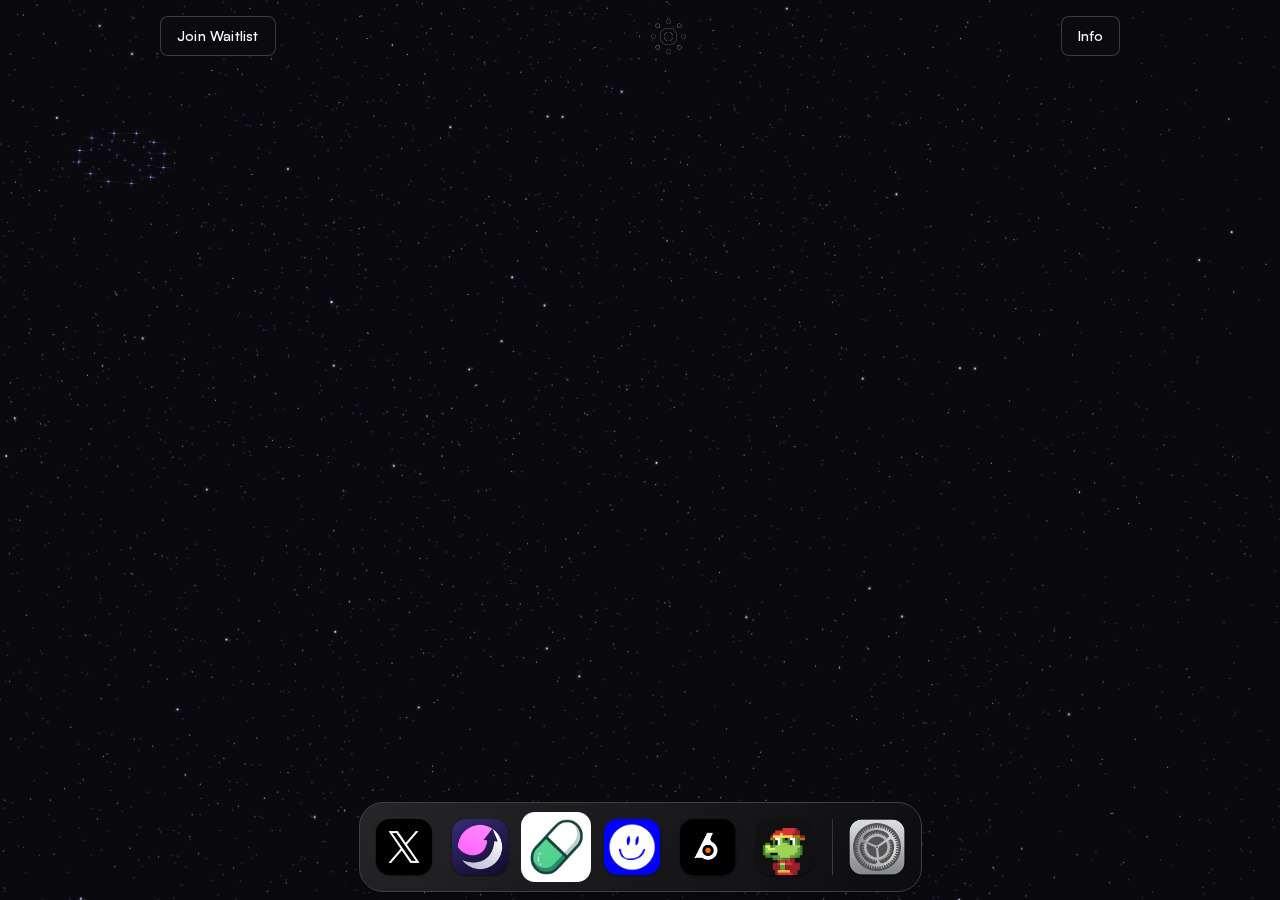
<file: index.html>
<!DOCTYPE html><!--  This site was created in Webflow. https://webflow.com  --><!--  Last Published: Wed Mar 05 2025 19:15:37 GMT+0000 (Coordinated Universal Time)  -->
<html data-wf-page="679b009c30dee8170b81d40e" data-wf-site="679b009c30dee8170b81d3d5">
<head>
  <meta charset="utf-8">
  <title>Operate.Fun Waitlist</title>
  <meta content="Operators For Everyone" name="description">
  <meta content="Operate.Fun Home" property="og:title">
  <meta content="Operators For Everyone" property="og:description">
  <meta content="https://uploads-ssl.webflow.com/63d2d31c94264739ea496e71/63e44fa8270ef0fe11588e2e_open%20graph%20image.png" property="og:image">
  <meta content="Operate.Fun Home" property="twitter:title">
  <meta content="Operators For Everyone" property="twitter:description">
  <meta content="https://uploads-ssl.webflow.com/63d2d31c94264739ea496e71/63e44fa8270ef0fe11588e2e_open%20graph%20image.png" property="twitter:image">
  <meta property="og:type" content="website">
  <meta content="summary_large_image" name="twitter:card">
  <meta content="width=device-width, initial-scale=1" name="viewport">
  <meta content="Webflow" name="generator">
  <link href="css/normalize.css" rel="stylesheet" type="text/css">
  <link href="css/webflow.css" rel="stylesheet" type="text/css">
  <link href="css/operatefun.webflow.css" rel="stylesheet" type="text/css">
  <style>@media (min-width:992px) {html.w-mod-js:not(.w-mod-ix) [data-w-id="5509f1ef-9131-758b-402e-ebc447a4d542"] {-webkit-transform:translate3d(0, 0, 0) scale3d(4, 4, 1) rotateX(0) rotateY(0) rotateZ(0) skew(0, 0);-moz-transform:translate3d(0, 0, 0) scale3d(4, 4, 1) rotateX(0) rotateY(0) rotateZ(0) skew(0, 0);-ms-transform:translate3d(0, 0, 0) scale3d(4, 4, 1) rotateX(0) rotateY(0) rotateZ(0) skew(0, 0);transform:translate3d(0, 0, 0) scale3d(4, 4, 1) rotateX(0) rotateY(0) rotateZ(0) skew(0, 0);opacity:0;border-color:rgba(255,255,255,0);}html.w-mod-js:not(.w-mod-ix) [data-w-id="570cbae0-e5a2-8468-301e-6281b082b30e"] {opacity:0;}html.w-mod-js:not(.w-mod-ix) [data-w-id="0c62ff22-c750-98fc-bf82-a4465dd6ece4"] {opacity:0;}html.w-mod-js:not(.w-mod-ix) [data-w-id="cc4d4bc5-0bff-bc45-75cd-0dcddf5ab1c9"] {opacity:0;}html.w-mod-js:not(.w-mod-ix) [data-w-id="cc4d4bc5-0bff-bc45-75cd-0dcddf5ab1cc"] {-webkit-transform:translate3d(0, 40px, 0) scale3d(1, 1, 1) rotateX(0) rotateY(0) rotateZ(0) skew(0, 0);-moz-transform:translate3d(0, 40px, 0) scale3d(1, 1, 1) rotateX(0) rotateY(0) rotateZ(0) skew(0, 0);-ms-transform:translate3d(0, 40px, 0) scale3d(1, 1, 1) rotateX(0) rotateY(0) rotateZ(0) skew(0, 0);transform:translate3d(0, 40px, 0) scale3d(1, 1, 1) rotateX(0) rotateY(0) rotateZ(0) skew(0, 0);opacity:0;}html.w-mod-js:not(.w-mod-ix) [data-w-id="cc4d4bc5-0bff-bc45-75cd-0dcddf5ab1ce"] {-webkit-transform:translate3d(0, 40px, 0) scale3d(1, 1, 1) rotateX(0) rotateY(0) rotateZ(0) skew(0, 0);-moz-transform:translate3d(0, 40px, 0) scale3d(1, 1, 1) rotateX(0) rotateY(0) rotateZ(0) skew(0, 0);-ms-transform:translate3d(0, 40px, 0) scale3d(1, 1, 1) rotateX(0) rotateY(0) rotateZ(0) skew(0, 0);transform:translate3d(0, 40px, 0) scale3d(1, 1, 1) rotateX(0) rotateY(0) rotateZ(0) skew(0, 0);opacity:0;}html.w-mod-js:not(.w-mod-ix) [data-w-id="cc4d4bc5-0bff-bc45-75cd-0dcddf5ab1ca"] {-webkit-transform:translate3d(0, 40px, 0) scale3d(1, 1, 1) rotateX(0) rotateY(0) rotateZ(-360deg) skew(0, 0);-moz-transform:translate3d(0, 40px, 0) scale3d(1, 1, 1) rotateX(0) rotateY(0) rotateZ(-360deg) skew(0, 0);-ms-transform:translate3d(0, 40px, 0) scale3d(1, 1, 1) rotateX(0) rotateY(0) rotateZ(-360deg) skew(0, 0);transform:translate3d(0, 40px, 0) scale3d(1, 1, 1) rotateX(0) rotateY(0) rotateZ(-360deg) skew(0, 0);opacity:0;}html.w-mod-js:not(.w-mod-ix) [data-w-id="40752ede-d820-e534-5391-9edd88a08452"] {-webkit-transform:translate3d(0, 0, 0) scale3d(1, 1, 1) rotateX(0) rotateY(0) rotateZ(0) skew(0, 0);-moz-transform:translate3d(0, 0, 0) scale3d(1, 1, 1) rotateX(0) rotateY(0) rotateZ(0) skew(0, 0);-ms-transform:translate3d(0, 0, 0) scale3d(1, 1, 1) rotateX(0) rotateY(0) rotateZ(0) skew(0, 0);transform:translate3d(0, 0, 0) scale3d(1, 1, 1) rotateX(0) rotateY(0) rotateZ(0) skew(0, 0);}html.w-mod-js:not(.w-mod-ix) [data-w-id="a7607a7d-238f-ac7d-52de-eac6dedb5b75"] {opacity:0;font-variation-settings:"wght" 300;}html.w-mod-js:not(.w-mod-ix) [data-w-id="09433d3d-938c-5e06-362c-cd3f37bd739b"] {-webkit-transform:translate3d(-136px, 0, 0) scale3d(1, 1, 1) rotateX(0) rotateY(0) rotateZ(0) skew(0, 0);-moz-transform:translate3d(-136px, 0, 0) scale3d(1, 1, 1) rotateX(0) rotateY(0) rotateZ(0) skew(0, 0);-ms-transform:translate3d(-136px, 0, 0) scale3d(1, 1, 1) rotateX(0) rotateY(0) rotateZ(0) skew(0, 0);transform:translate3d(-136px, 0, 0) scale3d(1, 1, 1) rotateX(0) rotateY(0) rotateZ(0) skew(0, 0);border-color:rgb(255,255,255);opacity:0;}html.w-mod-js:not(.w-mod-ix) [data-w-id="dd14a5e4-6c7b-351e-40fd-f5c2d59010fb"] {-webkit-transform:translate3d(0, 0, 0) scale3d(0, 0, 1) rotateX(0) rotateY(0) rotateZ(0) skew(0, 0);-moz-transform:translate3d(0, 0, 0) scale3d(0, 0, 1) rotateX(0) rotateY(0) rotateZ(0) skew(0, 0);-ms-transform:translate3d(0, 0, 0) scale3d(0, 0, 1) rotateX(0) rotateY(0) rotateZ(0) skew(0, 0);transform:translate3d(0, 0, 0) scale3d(0, 0, 1) rotateX(0) rotateY(0) rotateZ(0) skew(0, 0);opacity:0;}html.w-mod-js:not(.w-mod-ix) [data-w-id="f9242aae-894c-0451-0b56-262e74cd80ec"] {opacity:1;-webkit-transform:translate3d(0, 0, 0) scale3d(0, 0, 0) rotateX(0) rotateY(0) rotateZ(0) skew(0, 0);-moz-transform:translate3d(0, 0, 0) scale3d(0, 0, 0) rotateX(0) rotateY(0) rotateZ(0) skew(0, 0);-ms-transform:translate3d(0, 0, 0) scale3d(0, 0, 0) rotateX(0) rotateY(0) rotateZ(0) skew(0, 0);transform:translate3d(0, 0, 0) scale3d(0, 0, 0) rotateX(0) rotateY(0) rotateZ(0) skew(0, 0);transform-style:preserve-3d;}html.w-mod-js:not(.w-mod-ix) [data-w-id="cbbe590e-2a92-a505-eae5-5a36e6dc64b1"] {opacity:0;}html.w-mod-js:not(.w-mod-ix) [data-w-id="e0c26847-711b-f6e8-9120-f6b6fcce48e5"] {opacity:1;}html.w-mod-js:not(.w-mod-ix) [data-w-id="746006c8-adc7-8ba8-71e1-6a281bdaeda7"] {-webkit-transform:translate3d(0, 0, 0) scale3d(0, 0, 0) rotateX(0) rotateY(0) rotateZ(0) skew(0, 0);-moz-transform:translate3d(0, 0, 0) scale3d(0, 0, 0) rotateX(0) rotateY(0) rotateZ(0) skew(0, 0);-ms-transform:translate3d(0, 0, 0) scale3d(0, 0, 0) rotateX(0) rotateY(0) rotateZ(0) skew(0, 0);transform:translate3d(0, 0, 0) scale3d(0, 0, 0) rotateX(0) rotateY(0) rotateZ(0) skew(0, 0);transform-style:preserve-3d;}html.w-mod-js:not(.w-mod-ix) [data-w-id="05034972-a6d8-78ab-5b0d-5370708ab31e"] {opacity:1;-webkit-transform:translate3d(0, 0, 0) scale3d(1, 1, 1) rotateX(0) rotateY(0) rotateZ(0) skew(0, 0);-moz-transform:translate3d(0, 0, 0) scale3d(1, 1, 1) rotateX(0) rotateY(0) rotateZ(0) skew(0, 0);-ms-transform:translate3d(0, 0, 0) scale3d(1, 1, 1) rotateX(0) rotateY(0) rotateZ(0) skew(0, 0);transform:translate3d(0, 0, 0) scale3d(1, 1, 1) rotateX(0) rotateY(0) rotateZ(0) skew(0, 0);}html.w-mod-js:not(.w-mod-ix) [data-w-id="fd114d77-8ee0-9184-4e5c-121b8d8ed7bc"] {opacity:0;}html.w-mod-js:not(.w-mod-ix) [data-w-id="de1c2856-7db5-83fc-a6b8-96216247d775"] {opacity:0;}html.w-mod-js:not(.w-mod-ix) [data-w-id="51963534-4407-4d34-6ccd-74ddf40e5dd4"] {opacity:0;}html.w-mod-js:not(.w-mod-ix) [data-w-id="730ca8aa-dda6-6199-3239-8c711cc4c69b"] {opacity:0;}html.w-mod-js:not(.w-mod-ix) [data-w-id="1b682fa9-4fea-9e9b-8011-ea22406bb694"] {opacity:0;}html.w-mod-js:not(.w-mod-ix) [data-w-id="2011fbb1-577a-c18d-d798-566f70ebca9a"] {opacity:0;}html.w-mod-js:not(.w-mod-ix) [data-w-id="b487d578-96de-feb4-2e5c-44989bd83048"] {opacity:0;}html.w-mod-js:not(.w-mod-ix) [data-w-id="fe729e49-a2d4-5809-3457-1c3e0721c976"] {opacity:0;}html.w-mod-js:not(.w-mod-ix) [data-w-id="099cbcdf-4ee4-a14c-6e65-dd6dd61032bc"] {opacity:0;}html.w-mod-js:not(.w-mod-ix) [data-w-id="595b64ca-f911-40b1-5536-3f152a45db89"] {opacity:0;}html.w-mod-js:not(.w-mod-ix) [data-w-id="26e34048-3a12-ee3b-6338-ef8039be42ea"] {opacity:0;}html.w-mod-js:not(.w-mod-ix) [data-w-id="3327438d-1dd9-13d0-e128-c4fc4838b4bb"] {opacity:0;}html.w-mod-js:not(.w-mod-ix) [data-w-id="ab84a78d-b2f2-2d07-43b4-a6f576317314"] {opacity:0;}html.w-mod-js:not(.w-mod-ix) [data-w-id="b7c1b276-e11c-ff40-6dcb-9077114ee9d1"] {opacity:0;}html.w-mod-js:not(.w-mod-ix) [data-w-id="1fd79547-5677-0152-4a0a-dbf0f2fcd696"] {opacity:0;}html.w-mod-js:not(.w-mod-ix) [data-w-id="ce98d15e-abfe-fda4-3366-f1a8e47b8b8a"] {opacity:0;}html.w-mod-js:not(.w-mod-ix) [data-w-id="1ef40036-5bfb-b4d4-56a1-6a477edd2663"] {opacity:0;}html.w-mod-js:not(.w-mod-ix) [data-w-id="2841d74d-38d5-e8ee-9bd7-e775eea7df0a"] {opacity:0;}html.w-mod-js:not(.w-mod-ix) [data-w-id="337f73c2-551a-14fe-53b2-4d226eb920d0"] {opacity:0;}html.w-mod-js:not(.w-mod-ix) [data-w-id="5556dc7f-cf79-c198-1d6c-124ed19d66ee"] {opacity:0;}html.w-mod-js:not(.w-mod-ix) [data-w-id="9bc6d481-6e61-3ed0-ae6e-b3ace011af77"] {opacity:0;}html.w-mod-js:not(.w-mod-ix) [data-w-id="8e3c86d7-bffe-febd-76d9-e7009d7364ff"] {opacity:0;}html.w-mod-js:not(.w-mod-ix) [data-w-id="00e225a2-8d66-56e3-fa32-ffd562dac62c"] {opacity:0;}html.w-mod-js:not(.w-mod-ix) [data-w-id="a6c169f1-0eea-4d7d-6fa7-bc8d63497323"] {opacity:0;}html.w-mod-js:not(.w-mod-ix) [data-w-id="d571e069-21ff-540e-9ccd-7ece88192579"] {opacity:0;}html.w-mod-js:not(.w-mod-ix) [data-w-id="7ec65229-5a07-95e1-43d6-9103eae82045"] {opacity:0;}html.w-mod-js:not(.w-mod-ix) [data-w-id="d2219efb-3001-27c2-70c7-00fc8d79d657"] {opacity:0;}html.w-mod-js:not(.w-mod-ix) [data-w-id="d78efb60-8dba-8141-436d-0d1169592476"] {-webkit-transform:translate3d(0, 0, 0) scale3d(0, 0, 0) rotateX(0) rotateY(0) rotateZ(0) skew(0, 0);-moz-transform:translate3d(0, 0, 0) scale3d(0, 0, 0) rotateX(0) rotateY(0) rotateZ(0) skew(0, 0);-ms-transform:translate3d(0, 0, 0) scale3d(0, 0, 0) rotateX(0) rotateY(0) rotateZ(0) skew(0, 0);transform:translate3d(0, 0, 0) scale3d(0, 0, 0) rotateX(0) rotateY(0) rotateZ(0) skew(0, 0);transform-style:preserve-3d;}html.w-mod-js:not(.w-mod-ix) [data-w-id="51e97fda-9a7a-a54a-027e-4ef76003aba1"] {-webkit-transform:translate3d(0, 0, 0) scale3d(0, 0, 0) rotateX(0) rotateY(0) rotateZ(0) skew(0, 0);-moz-transform:translate3d(0, 0, 0) scale3d(0, 0, 0) rotateX(0) rotateY(0) rotateZ(0) skew(0, 0);-ms-transform:translate3d(0, 0, 0) scale3d(0, 0, 0) rotateX(0) rotateY(0) rotateZ(0) skew(0, 0);transform:translate3d(0, 0, 0) scale3d(0, 0, 0) rotateX(0) rotateY(0) rotateZ(0) skew(0, 0);transform-style:preserve-3d;}html.w-mod-js:not(.w-mod-ix) [data-w-id="0d8e2147-d632-58d2-1428-0469664fbdbd"] {-webkit-transform:translate3d(0, 0, 0) scale3d(0, 0, 0) rotateX(0) rotateY(0) rotateZ(0) skew(0, 0);-moz-transform:translate3d(0, 0, 0) scale3d(0, 0, 0) rotateX(0) rotateY(0) rotateZ(0) skew(0, 0);-ms-transform:translate3d(0, 0, 0) scale3d(0, 0, 0) rotateX(0) rotateY(0) rotateZ(0) skew(0, 0);transform:translate3d(0, 0, 0) scale3d(0, 0, 0) rotateX(0) rotateY(0) rotateZ(0) skew(0, 0);transform-style:preserve-3d;}html.w-mod-js:not(.w-mod-ix) [data-w-id="39f3c883-5961-101b-036e-f89e432a4738"] {-webkit-transform:translate3d(0, 0, 0) scale3d(0, 0, 0) rotateX(0) rotateY(0) rotateZ(0) skew(0, 0);-moz-transform:translate3d(0, 0, 0) scale3d(0, 0, 0) rotateX(0) rotateY(0) rotateZ(0) skew(0, 0);-ms-transform:translate3d(0, 0, 0) scale3d(0, 0, 0) rotateX(0) rotateY(0) rotateZ(0) skew(0, 0);transform:translate3d(0, 0, 0) scale3d(0, 0, 0) rotateX(0) rotateY(0) rotateZ(0) skew(0, 0);transform-style:preserve-3d;}html.w-mod-js:not(.w-mod-ix) [data-w-id="39f3c883-5961-101b-036e-f89e432a4737"] {-webkit-transform:translate3d(0, 0, 0) scale3d(0, 0, 0) rotateX(0) rotateY(0) rotateZ(0) skew(0, 0);-moz-transform:translate3d(0, 0, 0) scale3d(0, 0, 0) rotateX(0) rotateY(0) rotateZ(0) skew(0, 0);-ms-transform:translate3d(0, 0, 0) scale3d(0, 0, 0) rotateX(0) rotateY(0) rotateZ(0) skew(0, 0);transform:translate3d(0, 0, 0) scale3d(0, 0, 0) rotateX(0) rotateY(0) rotateZ(0) skew(0, 0);transform-style:preserve-3d;}html.w-mod-js:not(.w-mod-ix) [data-w-id="39f3c883-5961-101b-036e-f89e432a4736"] {-webkit-transform:translate3d(0, 0, 0) scale3d(0, 0, 0) rotateX(0) rotateY(0) rotateZ(0) skew(0, 0);-moz-transform:translate3d(0, 0, 0) scale3d(0, 0, 0) rotateX(0) rotateY(0) rotateZ(0) skew(0, 0);-ms-transform:translate3d(0, 0, 0) scale3d(0, 0, 0) rotateX(0) rotateY(0) rotateZ(0) skew(0, 0);transform:translate3d(0, 0, 0) scale3d(0, 0, 0) rotateX(0) rotateY(0) rotateZ(0) skew(0, 0);transform-style:preserve-3d;}html.w-mod-js:not(.w-mod-ix) [data-w-id="39f3c883-5961-101b-036e-f89e432a4734"] {-webkit-transform:translate3d(0, 0, 0) scale3d(0, 0, 0) rotateX(0) rotateY(0) rotateZ(0) skew(0, 0);-moz-transform:translate3d(0, 0, 0) scale3d(0, 0, 0) rotateX(0) rotateY(0) rotateZ(0) skew(0, 0);-ms-transform:translate3d(0, 0, 0) scale3d(0, 0, 0) rotateX(0) rotateY(0) rotateZ(0) skew(0, 0);transform:translate3d(0, 0, 0) scale3d(0, 0, 0) rotateX(0) rotateY(0) rotateZ(0) skew(0, 0);transform-style:preserve-3d;}html.w-mod-js:not(.w-mod-ix) [data-w-id="20d2cc46-4b8b-198d-59d1-9d821db2725a"] {-webkit-transform:translate3d(0, 0, 0) scale3d(0, 0, 0) rotateX(0) rotateY(0) rotateZ(0) skew(0, 0);-moz-transform:translate3d(0, 0, 0) scale3d(0, 0, 0) rotateX(0) rotateY(0) rotateZ(0) skew(0, 0);-ms-transform:translate3d(0, 0, 0) scale3d(0, 0, 0) rotateX(0) rotateY(0) rotateZ(0) skew(0, 0);transform:translate3d(0, 0, 0) scale3d(0, 0, 0) rotateX(0) rotateY(0) rotateZ(0) skew(0, 0);transform-style:preserve-3d;}html.w-mod-js:not(.w-mod-ix) [data-w-id="5444bff3-2efc-b3bd-521f-f024b768c9cf"] {-webkit-transform:translate3d(0, 0, 0) scale3d(0, 0, 0) rotateX(0) rotateY(0) rotateZ(0) skew(0, 0);-moz-transform:translate3d(0, 0, 0) scale3d(0, 0, 0) rotateX(0) rotateY(0) rotateZ(0) skew(0, 0);-ms-transform:translate3d(0, 0, 0) scale3d(0, 0, 0) rotateX(0) rotateY(0) rotateZ(0) skew(0, 0);transform:translate3d(0, 0, 0) scale3d(0, 0, 0) rotateX(0) rotateY(0) rotateZ(0) skew(0, 0);transform-style:preserve-3d;}html.w-mod-js:not(.w-mod-ix) [data-w-id="6a65aa44-6861-3a5c-cfb0-7acce70e86d1"] {-webkit-transform:translate3d(0, 0, 0) scale3d(0, 0, 0) rotateX(0) rotateY(0) rotateZ(0) skew(0, 0);-moz-transform:translate3d(0, 0, 0) scale3d(0, 0, 0) rotateX(0) rotateY(0) rotateZ(0) skew(0, 0);-ms-transform:translate3d(0, 0, 0) scale3d(0, 0, 0) rotateX(0) rotateY(0) rotateZ(0) skew(0, 0);transform:translate3d(0, 0, 0) scale3d(0, 0, 0) rotateX(0) rotateY(0) rotateZ(0) skew(0, 0);transform-style:preserve-3d;}html.w-mod-js:not(.w-mod-ix) [data-w-id="c4d36ae5-1d74-8330-35e2-b228065ee5c1"] {-webkit-transform:translate3d(0, 0, 0) scale3d(0, 0, 0) rotateX(0) rotateY(0) rotateZ(0) skew(0, 0);-moz-transform:translate3d(0, 0, 0) scale3d(0, 0, 0) rotateX(0) rotateY(0) rotateZ(0) skew(0, 0);-ms-transform:translate3d(0, 0, 0) scale3d(0, 0, 0) rotateX(0) rotateY(0) rotateZ(0) skew(0, 0);transform:translate3d(0, 0, 0) scale3d(0, 0, 0) rotateX(0) rotateY(0) rotateZ(0) skew(0, 0);transform-style:preserve-3d;}html.w-mod-js:not(.w-mod-ix) [data-w-id="df682271-3029-f461-0915-b8a9c8b9e5cc"] {-webkit-transform:translate3d(0, 0, 0) scale3d(1, 1, 1) rotateX(0) rotateY(0) rotateZ(-310deg) skew(0, 0);-moz-transform:translate3d(0, 0, 0) scale3d(1, 1, 1) rotateX(0) rotateY(0) rotateZ(-310deg) skew(0, 0);-ms-transform:translate3d(0, 0, 0) scale3d(1, 1, 1) rotateX(0) rotateY(0) rotateZ(-310deg) skew(0, 0);transform:translate3d(0, 0, 0) scale3d(1, 1, 1) rotateX(0) rotateY(0) rotateZ(-310deg) skew(0, 0);}html.w-mod-js:not(.w-mod-ix) [data-w-id="97f0ef0d-fd2b-972d-57ee-4d51b484bc21"] {-webkit-transform:translate3d(0, 0, 0) scale3d(1, 1, 1) rotateX(0) rotateY(0) rotateZ(-270deg) skew(0, 0);-moz-transform:translate3d(0, 0, 0) scale3d(1, 1, 1) rotateX(0) rotateY(0) rotateZ(-270deg) skew(0, 0);-ms-transform:translate3d(0, 0, 0) scale3d(1, 1, 1) rotateX(0) rotateY(0) rotateZ(-270deg) skew(0, 0);transform:translate3d(0, 0, 0) scale3d(1, 1, 1) rotateX(0) rotateY(0) rotateZ(-270deg) skew(0, 0);}html.w-mod-js:not(.w-mod-ix) [data-w-id="6f08b5d3-1e36-6f74-a173-b2f731e22e0f"] {-webkit-transform:translate3d(0, 0, 0) scale3d(1, 1, 1) rotateX(0) rotateY(0) rotateZ(-222deg) skew(0, 0);-moz-transform:translate3d(0, 0, 0) scale3d(1, 1, 1) rotateX(0) rotateY(0) rotateZ(-222deg) skew(0, 0);-ms-transform:translate3d(0, 0, 0) scale3d(1, 1, 1) rotateX(0) rotateY(0) rotateZ(-222deg) skew(0, 0);transform:translate3d(0, 0, 0) scale3d(1, 1, 1) rotateX(0) rotateY(0) rotateZ(-222deg) skew(0, 0);}html.w-mod-js:not(.w-mod-ix) [data-w-id="ba983eac-c316-55e8-7f19-82307071dda2"] {-webkit-transform:translate3d(0, 0, 0) scale3d(1, 1, 1) rotateX(0) rotateY(0) rotateZ(-180deg) skew(0, 0);-moz-transform:translate3d(0, 0, 0) scale3d(1, 1, 1) rotateX(0) rotateY(0) rotateZ(-180deg) skew(0, 0);-ms-transform:translate3d(0, 0, 0) scale3d(1, 1, 1) rotateX(0) rotateY(0) rotateZ(-180deg) skew(0, 0);transform:translate3d(0, 0, 0) scale3d(1, 1, 1) rotateX(0) rotateY(0) rotateZ(-180deg) skew(0, 0);}html.w-mod-js:not(.w-mod-ix) [data-w-id="8ca1bf1f-ca72-74e8-3af1-2e19f8f1e990"] {-webkit-transform:translate3d(0, 0, 0) scale3d(1, 1, 1) rotateX(0) rotateY(0) rotateZ(-134deg) skew(0, 0);-moz-transform:translate3d(0, 0, 0) scale3d(1, 1, 1) rotateX(0) rotateY(0) rotateZ(-134deg) skew(0, 0);-ms-transform:translate3d(0, 0, 0) scale3d(1, 1, 1) rotateX(0) rotateY(0) rotateZ(-134deg) skew(0, 0);transform:translate3d(0, 0, 0) scale3d(1, 1, 1) rotateX(0) rotateY(0) rotateZ(-134deg) skew(0, 0);}html.w-mod-js:not(.w-mod-ix) [data-w-id="f0458040-e86b-3b89-132c-29deb896085b"] {-webkit-transform:translate3d(0, 0, 0) scale3d(1, 1, 1) rotateX(0) rotateY(0) rotateZ(-84deg) skew(0, 0);-moz-transform:translate3d(0, 0, 0) scale3d(1, 1, 1) rotateX(0) rotateY(0) rotateZ(-84deg) skew(0, 0);-ms-transform:translate3d(0, 0, 0) scale3d(1, 1, 1) rotateX(0) rotateY(0) rotateZ(-84deg) skew(0, 0);transform:translate3d(0, 0, 0) scale3d(1, 1, 1) rotateX(0) rotateY(0) rotateZ(-84deg) skew(0, 0);}html.w-mod-js:not(.w-mod-ix) [data-w-id="71eebec2-3e7a-8fbc-819d-e61bee098e45"] {-webkit-transform:translate3d(0, 0, 0) scale3d(1, 1, 1) rotateX(0) rotateY(0) rotateZ(-44deg) skew(0, 0);-moz-transform:translate3d(0, 0, 0) scale3d(1, 1, 1) rotateX(0) rotateY(0) rotateZ(-44deg) skew(0, 0);-ms-transform:translate3d(0, 0, 0) scale3d(1, 1, 1) rotateX(0) rotateY(0) rotateZ(-44deg) skew(0, 0);transform:translate3d(0, 0, 0) scale3d(1, 1, 1) rotateX(0) rotateY(0) rotateZ(-44deg) skew(0, 0);}html.w-mod-js:not(.w-mod-ix) [data-w-id="6eaf0279-0432-3513-0fa5-c3bee1997609"] {-webkit-transform:translate3d(0, 0, 0) scale3d(0, 0, 1) rotateX(0) rotateY(0) rotateZ(0) skew(0, 0);-moz-transform:translate3d(0, 0, 0) scale3d(0, 0, 1) rotateX(0) rotateY(0) rotateZ(0) skew(0, 0);-ms-transform:translate3d(0, 0, 0) scale3d(0, 0, 1) rotateX(0) rotateY(0) rotateZ(0) skew(0, 0);transform:translate3d(0, 0, 0) scale3d(0, 0, 1) rotateX(0) rotateY(0) rotateZ(0) skew(0, 0);}html.w-mod-js:not(.w-mod-ix) [data-w-id="9aefb8d1-5815-e7bf-abae-93bf7ed3c83e"] {-webkit-transform:translate3d(0, 0, 0) scale3d(0, 0, 1) rotateX(0) rotateY(0) rotateZ(0) skew(0, 0);-moz-transform:translate3d(0, 0, 0) scale3d(0, 0, 1) rotateX(0) rotateY(0) rotateZ(0) skew(0, 0);-ms-transform:translate3d(0, 0, 0) scale3d(0, 0, 1) rotateX(0) rotateY(0) rotateZ(0) skew(0, 0);transform:translate3d(0, 0, 0) scale3d(0, 0, 1) rotateX(0) rotateY(0) rotateZ(0) skew(0, 0);}html.w-mod-js:not(.w-mod-ix) [data-w-id="dad489b0-2486-23e8-ede8-52b71bb82f9a"] {-webkit-transform:translate3d(0, 0, 0) scale3d(0, 0, 0) rotateX(0) rotateY(0) rotateZ(0) skew(0, 0);-moz-transform:translate3d(0, 0, 0) scale3d(0, 0, 0) rotateX(0) rotateY(0) rotateZ(0) skew(0, 0);-ms-transform:translate3d(0, 0, 0) scale3d(0, 0, 0) rotateX(0) rotateY(0) rotateZ(0) skew(0, 0);transform:translate3d(0, 0, 0) scale3d(0, 0, 0) rotateX(0) rotateY(0) rotateZ(0) skew(0, 0);transform-style:preserve-3d;}html.w-mod-js:not(.w-mod-ix) [data-w-id="40752ede-d820-e534-5391-9edd88a08450"] {opacity:0;-webkit-transform:translate3d(242px, -190px, 0) scale3d(1, 1, 1) rotateX(0) rotateY(0) rotateZ(0) skew(0, 0);-moz-transform:translate3d(242px, -190px, 0) scale3d(1, 1, 1) rotateX(0) rotateY(0) rotateZ(0) skew(0, 0);-ms-transform:translate3d(242px, -190px, 0) scale3d(1, 1, 1) rotateX(0) rotateY(0) rotateZ(0) skew(0, 0);transform:translate3d(242px, -190px, 0) scale3d(1, 1, 1) rotateX(0) rotateY(0) rotateZ(0) skew(0, 0);}html.w-mod-js:not(.w-mod-ix) [data-w-id="5e597be3-bcbf-9977-80ce-f0a27e86d60a"] {opacity:0;-webkit-transform:translate3d(339px, 500px, 0) scale3d(1, 1, 1) rotateX(0) rotateY(0) rotateZ(0) skew(0, 0);-moz-transform:translate3d(339px, 500px, 0) scale3d(1, 1, 1) rotateX(0) rotateY(0) rotateZ(0) skew(0, 0);-ms-transform:translate3d(339px, 500px, 0) scale3d(1, 1, 1) rotateX(0) rotateY(0) rotateZ(0) skew(0, 0);transform:translate3d(339px, 500px, 0) scale3d(1, 1, 1) rotateX(0) rotateY(0) rotateZ(0) skew(0, 0);}html.w-mod-js:not(.w-mod-ix) [data-w-id="e10940c3-d5ca-4982-952e-413fb6b8ed64"] {background-color:rgba(0,0,0,0);}html.w-mod-js:not(.w-mod-ix) [data-w-id="fe385807-d7fc-5fb2-6466-6cc2f02126a2"] {opacity:0;-webkit-transform:translate3d(64px, 0, 0) scale3d(1, 1, 1) rotateX(0) rotateY(0) rotateZ(0) skew(0, 0);-moz-transform:translate3d(64px, 0, 0) scale3d(1, 1, 1) rotateX(0) rotateY(0) rotateZ(0) skew(0, 0);-ms-transform:translate3d(64px, 0, 0) scale3d(1, 1, 1) rotateX(0) rotateY(0) rotateZ(0) skew(0, 0);transform:translate3d(64px, 0, 0) scale3d(1, 1, 1) rotateX(0) rotateY(0) rotateZ(0) skew(0, 0);}html.w-mod-js:not(.w-mod-ix) [data-w-id="7fb65eb8-6d4f-4495-dbc5-23961ee8c5e6"] {opacity:0;-webkit-transform:translate3d(-64px, 0, 0) scale3d(1, 1, 1) rotateX(0) rotateY(0) rotateZ(0) skew(0, 0);-moz-transform:translate3d(-64px, 0, 0) scale3d(1, 1, 1) rotateX(0) rotateY(0) rotateZ(0) skew(0, 0);-ms-transform:translate3d(-64px, 0, 0) scale3d(1, 1, 1) rotateX(0) rotateY(0) rotateZ(0) skew(0, 0);transform:translate3d(-64px, 0, 0) scale3d(1, 1, 1) rotateX(0) rotateY(0) rotateZ(0) skew(0, 0);}html.w-mod-js:not(.w-mod-ix) [data-w-id="82a6f7ca-cef7-357e-2cd0-f88c6a731446"] {border-color:rgba(0,0,0,0);}html.w-mod-js:not(.w-mod-ix) [data-w-id="a5bf4416-045d-8410-09ec-4ff4f2b94e5b"] {border-color:rgba(0,0,0,0);}html.w-mod-js:not(.w-mod-ix) [data-w-id="e5fe0354-7ce1-0010-323e-6f56284696fb"] {opacity:0;-webkit-transform:translate3d(20px, 0, 0) scale3d(1, 1, 1) rotateX(0) rotateY(0) rotateZ(0) skew(0, 0);-moz-transform:translate3d(20px, 0, 0) scale3d(1, 1, 1) rotateX(0) rotateY(0) rotateZ(0) skew(0, 0);-ms-transform:translate3d(20px, 0, 0) scale3d(1, 1, 1) rotateX(0) rotateY(0) rotateZ(0) skew(0, 0);transform:translate3d(20px, 0, 0) scale3d(1, 1, 1) rotateX(0) rotateY(0) rotateZ(0) skew(0, 0);}html.w-mod-js:not(.w-mod-ix) [data-w-id="471cdd55-ea91-6bf1-2a14-b84232450e34"] {opacity:0;-webkit-transform:translate3d(65px, 0, 0) scale3d(1, 1, 1) rotateX(0) rotateY(0) rotateZ(0) skew(0, 0);-moz-transform:translate3d(65px, 0, 0) scale3d(1, 1, 1) rotateX(0) rotateY(0) rotateZ(0) skew(0, 0);-ms-transform:translate3d(65px, 0, 0) scale3d(1, 1, 1) rotateX(0) rotateY(0) rotateZ(0) skew(0, 0);transform:translate3d(65px, 0, 0) scale3d(1, 1, 1) rotateX(0) rotateY(0) rotateZ(0) skew(0, 0);}html.w-mod-js:not(.w-mod-ix) [data-w-id="963fbc5f-5d4e-ff64-61d7-52841655646d"] {opacity:0;-webkit-transform:translate3d(20px, 0, 0) scale3d(1, 1, 1) rotateX(0) rotateY(0) rotateZ(0) skew(0, 0);-moz-transform:translate3d(20px, 0, 0) scale3d(1, 1, 1) rotateX(0) rotateY(0) rotateZ(0) skew(0, 0);-ms-transform:translate3d(20px, 0, 0) scale3d(1, 1, 1) rotateX(0) rotateY(0) rotateZ(0) skew(0, 0);transform:translate3d(20px, 0, 0) scale3d(1, 1, 1) rotateX(0) rotateY(0) rotateZ(0) skew(0, 0);}html.w-mod-js:not(.w-mod-ix) [data-w-id="b8781442-4207-8f91-b472-71481deca639"] {opacity:0;-webkit-transform:translate3d(-20px, 0, 0) scale3d(1, 1, 1) rotateX(0) rotateY(0) rotateZ(0) skew(0, 0);-moz-transform:translate3d(-20px, 0, 0) scale3d(1, 1, 1) rotateX(0) rotateY(0) rotateZ(0) skew(0, 0);-ms-transform:translate3d(-20px, 0, 0) scale3d(1, 1, 1) rotateX(0) rotateY(0) rotateZ(0) skew(0, 0);transform:translate3d(-20px, 0, 0) scale3d(1, 1, 1) rotateX(0) rotateY(0) rotateZ(0) skew(0, 0);}html.w-mod-js:not(.w-mod-ix) [data-w-id="e10940c3-d5ca-4982-952e-413fb6b8ed63"] {border-color:rgba(0,0,0,0);opacity:0;-webkit-transform:translate3d(0, 48px, 0) scale3d(1, 1, 1) rotateX(0) rotateY(0) rotateZ(0) skew(0, 0);-moz-transform:translate3d(0, 48px, 0) scale3d(1, 1, 1) rotateX(0) rotateY(0) rotateZ(0) skew(0, 0);-ms-transform:translate3d(0, 48px, 0) scale3d(1, 1, 1) rotateX(0) rotateY(0) rotateZ(0) skew(0, 0);transform:translate3d(0, 48px, 0) scale3d(1, 1, 1) rotateX(0) rotateY(0) rotateZ(0) skew(0, 0);}html.w-mod-js:not(.w-mod-ix) [data-w-id="6dbf5b34-9c7f-515f-84f9-fcfc390088b2"] {border-color:rgba(0,0,0,0);opacity:0;-webkit-transform:translate3d(0, 48px, 0) scale3d(1, 1, 1) rotateX(0) rotateY(0) rotateZ(0) skew(0, 0);-moz-transform:translate3d(0, 48px, 0) scale3d(1, 1, 1) rotateX(0) rotateY(0) rotateZ(0) skew(0, 0);-ms-transform:translate3d(0, 48px, 0) scale3d(1, 1, 1) rotateX(0) rotateY(0) rotateZ(0) skew(0, 0);transform:translate3d(0, 48px, 0) scale3d(1, 1, 1) rotateX(0) rotateY(0) rotateZ(0) skew(0, 0);}html.w-mod-js:not(.w-mod-ix) [data-w-id="48142253-3041-5d46-2e30-7093ee2fdd09"] {border-color:rgba(0,0,0,0);opacity:0;-webkit-transform:translate3d(0, 48px, 0) scale3d(1, 1, 1) rotateX(0) rotateY(0) rotateZ(0) skew(0, 0);-moz-transform:translate3d(0, 48px, 0) scale3d(1, 1, 1) rotateX(0) rotateY(0) rotateZ(0) skew(0, 0);-ms-transform:translate3d(0, 48px, 0) scale3d(1, 1, 1) rotateX(0) rotateY(0) rotateZ(0) skew(0, 0);transform:translate3d(0, 48px, 0) scale3d(1, 1, 1) rotateX(0) rotateY(0) rotateZ(0) skew(0, 0);}html.w-mod-js:not(.w-mod-ix) [data-w-id="4812bbbe-70de-d6a1-8825-5bf086efaf09"] {border-color:rgba(0,0,0,0);opacity:0;-webkit-transform:translate3d(null, 48px, 0) scale3d(1, 1, 1) rotateX(0) rotateY(0) rotateZ(0) skew(0, 0);-moz-transform:translate3d(null, 48px, 0) scale3d(1, 1, 1) rotateX(0) rotateY(0) rotateZ(0) skew(0, 0);-ms-transform:translate3d(null, 48px, 0) scale3d(1, 1, 1) rotateX(0) rotateY(0) rotateZ(0) skew(0, 0);transform:translate3d(null, 48px, 0) scale3d(1, 1, 1) rotateX(0) rotateY(0) rotateZ(0) skew(0, 0);}html.w-mod-js:not(.w-mod-ix) [data-w-id="d58bce45-4c5d-df4a-cdc7-ee21bf534a56"] {opacity:0;}html.w-mod-js:not(.w-mod-ix) [data-w-id="7bcccf35-cf94-cf1f-fdfd-4ef1cea86a20"] {opacity:0;}html.w-mod-js:not(.w-mod-ix) [data-w-id="1151d50a-f00a-5f31-4aa9-4d1d78673ae1"] {opacity:0;}html.w-mod-js:not(.w-mod-ix) [data-w-id="5aea9605-b860-a50b-91ab-f621eea2ad9c"] {opacity:0;}html.w-mod-js:not(.w-mod-ix) [data-w-id="a61228f5-ea09-cd49-615e-540d6b7e8c8a"] {opacity:0;}html.w-mod-js:not(.w-mod-ix) [data-w-id="bb809810-feb9-98a5-bfaf-37761a5b6405"] {opacity:0;}html.w-mod-js:not(.w-mod-ix) [data-w-id="1c28762f-c3c1-94f5-4f7f-4130111fa160"] {opacity:0;}html.w-mod-js:not(.w-mod-ix) [data-w-id="7eca349f-d9bc-7244-a098-dd50851830b1"] {opacity:0;}html.w-mod-js:not(.w-mod-ix) [data-w-id="3c989193-df49-497a-7831-8bdbe0b3131e"] {-webkit-transform:translate3d(0, 0, 0) scale3d(1, 1, 1) rotateX(0) rotateY(0) rotateZ(0deg) skew(0, 0);-moz-transform:translate3d(0, 0, 0) scale3d(1, 1, 1) rotateX(0) rotateY(0) rotateZ(0deg) skew(0, 0);-ms-transform:translate3d(0, 0, 0) scale3d(1, 1, 1) rotateX(0) rotateY(0) rotateZ(0deg) skew(0, 0);transform:translate3d(0, 0, 0) scale3d(1, 1, 1) rotateX(0) rotateY(0) rotateZ(0deg) skew(0, 0);opacity:1;}html.w-mod-js:not(.w-mod-ix) [data-w-id="cce6f565-d259-a7a6-a4f7-9a27c5aa310f"] {-webkit-transform:translate3d(0, 0, 0) scale3d(1, 1, 1) rotateX(0) rotateY(0) rotateZ(0) skew(0, 0);-moz-transform:translate3d(0, 0, 0) scale3d(1, 1, 1) rotateX(0) rotateY(0) rotateZ(0) skew(0, 0);-ms-transform:translate3d(0, 0, 0) scale3d(1, 1, 1) rotateX(0) rotateY(0) rotateZ(0) skew(0, 0);transform:translate3d(0, 0, 0) scale3d(1, 1, 1) rotateX(0) rotateY(0) rotateZ(0) skew(0, 0);}html.w-mod-js:not(.w-mod-ix) [data-w-id="f9d6ba07-4af4-3374-ce40-9ea7ac1ba937"] {-webkit-transform:translate3d(0, 0, 0) scale3d(1, 1, 1) rotateX(0) rotateY(0) rotateZ(0) skew(0, 0);-moz-transform:translate3d(0, 0, 0) scale3d(1, 1, 1) rotateX(0) rotateY(0) rotateZ(0) skew(0, 0);-ms-transform:translate3d(0, 0, 0) scale3d(1, 1, 1) rotateX(0) rotateY(0) rotateZ(0) skew(0, 0);transform:translate3d(0, 0, 0) scale3d(1, 1, 1) rotateX(0) rotateY(0) rotateZ(0) skew(0, 0);}}@media (max-width:991px) and (min-width:768px) {html.w-mod-js:not(.w-mod-ix) [data-w-id="5509f1ef-9131-758b-402e-ebc447a4d542"] {-webkit-transform:translate3d(-50%, 0, 0) scale3d(4, 4, 1) rotateX(0) rotateY(0) rotateZ(0) skew(0, 0);-moz-transform:translate3d(-50%, 0, 0) scale3d(4, 4, 1) rotateX(0) rotateY(0) rotateZ(0) skew(0, 0);-ms-transform:translate3d(-50%, 0, 0) scale3d(4, 4, 1) rotateX(0) rotateY(0) rotateZ(0) skew(0, 0);transform:translate3d(-50%, 0, 0) scale3d(4, 4, 1) rotateX(0) rotateY(0) rotateZ(0) skew(0, 0);opacity:0;border-color:rgba(255,255,255,0);}html.w-mod-js:not(.w-mod-ix) [data-w-id="0c62ff22-c750-98fc-bf82-a4465dd6ece4"] {opacity:0;}html.w-mod-js:not(.w-mod-ix) [data-w-id="cc4d4bc5-0bff-bc45-75cd-0dcddf5ab1c9"] {opacity:0;}html.w-mod-js:not(.w-mod-ix) [data-w-id="cc4d4bc5-0bff-bc45-75cd-0dcddf5ab1cc"] {-webkit-transform:translate3d(0, 40px, 0) scale3d(1, 1, 1) rotateX(0) rotateY(0) rotateZ(0) skew(0, 0);-moz-transform:translate3d(0, 40px, 0) scale3d(1, 1, 1) rotateX(0) rotateY(0) rotateZ(0) skew(0, 0);-ms-transform:translate3d(0, 40px, 0) scale3d(1, 1, 1) rotateX(0) rotateY(0) rotateZ(0) skew(0, 0);transform:translate3d(0, 40px, 0) scale3d(1, 1, 1) rotateX(0) rotateY(0) rotateZ(0) skew(0, 0);opacity:0;}html.w-mod-js:not(.w-mod-ix) [data-w-id="cc4d4bc5-0bff-bc45-75cd-0dcddf5ab1ce"] {-webkit-transform:translate3d(0, 40px, 0) scale3d(1, 1, 1) rotateX(0) rotateY(0) rotateZ(0) skew(0, 0);-moz-transform:translate3d(0, 40px, 0) scale3d(1, 1, 1) rotateX(0) rotateY(0) rotateZ(0) skew(0, 0);-ms-transform:translate3d(0, 40px, 0) scale3d(1, 1, 1) rotateX(0) rotateY(0) rotateZ(0) skew(0, 0);transform:translate3d(0, 40px, 0) scale3d(1, 1, 1) rotateX(0) rotateY(0) rotateZ(0) skew(0, 0);opacity:0;}html.w-mod-js:not(.w-mod-ix) [data-w-id="cc4d4bc5-0bff-bc45-75cd-0dcddf5ab1ca"] {-webkit-transform:translate3d(0, 40px, 0) scale3d(1, 1, 1) rotateX(0) rotateY(0) rotateZ(-360deg) skew(0, 0);-moz-transform:translate3d(0, 40px, 0) scale3d(1, 1, 1) rotateX(0) rotateY(0) rotateZ(-360deg) skew(0, 0);-ms-transform:translate3d(0, 40px, 0) scale3d(1, 1, 1) rotateX(0) rotateY(0) rotateZ(-360deg) skew(0, 0);transform:translate3d(0, 40px, 0) scale3d(1, 1, 1) rotateX(0) rotateY(0) rotateZ(-360deg) skew(0, 0);opacity:0;}html.w-mod-js:not(.w-mod-ix) [data-w-id="40752ede-d820-e534-5391-9edd88a08452"] {-webkit-transform:translate3d(0, 0, 0) scale3d(1, 1, 1) rotateX(0) rotateY(0) rotateZ(0) skew(0, 0);-moz-transform:translate3d(0, 0, 0) scale3d(1, 1, 1) rotateX(0) rotateY(0) rotateZ(0) skew(0, 0);-ms-transform:translate3d(0, 0, 0) scale3d(1, 1, 1) rotateX(0) rotateY(0) rotateZ(0) skew(0, 0);transform:translate3d(0, 0, 0) scale3d(1, 1, 1) rotateX(0) rotateY(0) rotateZ(0) skew(0, 0);}html.w-mod-js:not(.w-mod-ix) [data-w-id="a7607a7d-238f-ac7d-52de-eac6dedb5b75"] {opacity:0;font-variation-settings:"wght" 300;}html.w-mod-js:not(.w-mod-ix) [data-w-id="09433d3d-938c-5e06-362c-cd3f37bd739b"] {-webkit-transform:translate3d(-136px, 0, 0) scale3d(1, 1, 1) rotateX(0) rotateY(0) rotateZ(0) skew(0, 0);-moz-transform:translate3d(-136px, 0, 0) scale3d(1, 1, 1) rotateX(0) rotateY(0) rotateZ(0) skew(0, 0);-ms-transform:translate3d(-136px, 0, 0) scale3d(1, 1, 1) rotateX(0) rotateY(0) rotateZ(0) skew(0, 0);transform:translate3d(-136px, 0, 0) scale3d(1, 1, 1) rotateX(0) rotateY(0) rotateZ(0) skew(0, 0);border-color:rgb(255,255,255);opacity:0;}html.w-mod-js:not(.w-mod-ix) [data-w-id="dd14a5e4-6c7b-351e-40fd-f5c2d59010fb"] {-webkit-transform:translate3d(0, 0, 0) scale3d(0, 0, 1) rotateX(0) rotateY(0) rotateZ(0) skew(0, 0);-moz-transform:translate3d(0, 0, 0) scale3d(0, 0, 1) rotateX(0) rotateY(0) rotateZ(0) skew(0, 0);-ms-transform:translate3d(0, 0, 0) scale3d(0, 0, 1) rotateX(0) rotateY(0) rotateZ(0) skew(0, 0);transform:translate3d(0, 0, 0) scale3d(0, 0, 1) rotateX(0) rotateY(0) rotateZ(0) skew(0, 0);opacity:0;}html.w-mod-js:not(.w-mod-ix) [data-w-id="f9242aae-894c-0451-0b56-262e74cd80ec"] {opacity:1;-webkit-transform:translate3d(0, 0, 0) scale3d(0, 0, 0) rotateX(0) rotateY(0) rotateZ(0) skew(0, 0);-moz-transform:translate3d(0, 0, 0) scale3d(0, 0, 0) rotateX(0) rotateY(0) rotateZ(0) skew(0, 0);-ms-transform:translate3d(0, 0, 0) scale3d(0, 0, 0) rotateX(0) rotateY(0) rotateZ(0) skew(0, 0);transform:translate3d(0, 0, 0) scale3d(0, 0, 0) rotateX(0) rotateY(0) rotateZ(0) skew(0, 0);transform-style:preserve-3d;}html.w-mod-js:not(.w-mod-ix) [data-w-id="cbbe590e-2a92-a505-eae5-5a36e6dc64b1"] {opacity:0;}html.w-mod-js:not(.w-mod-ix) [data-w-id="e0c26847-711b-f6e8-9120-f6b6fcce48e5"] {opacity:1;}html.w-mod-js:not(.w-mod-ix) [data-w-id="746006c8-adc7-8ba8-71e1-6a281bdaeda7"] {-webkit-transform:translate3d(0, 0, 0) scale3d(0, 0, 0) rotateX(0) rotateY(0) rotateZ(0) skew(0, 0);-moz-transform:translate3d(0, 0, 0) scale3d(0, 0, 0) rotateX(0) rotateY(0) rotateZ(0) skew(0, 0);-ms-transform:translate3d(0, 0, 0) scale3d(0, 0, 0) rotateX(0) rotateY(0) rotateZ(0) skew(0, 0);transform:translate3d(0, 0, 0) scale3d(0, 0, 0) rotateX(0) rotateY(0) rotateZ(0) skew(0, 0);transform-style:preserve-3d;}html.w-mod-js:not(.w-mod-ix) [data-w-id="05034972-a6d8-78ab-5b0d-5370708ab31e"] {opacity:1;-webkit-transform:translate3d(0, 0, 0) scale3d(1, 1, 1) rotateX(0) rotateY(0) rotateZ(0) skew(0, 0);-moz-transform:translate3d(0, 0, 0) scale3d(1, 1, 1) rotateX(0) rotateY(0) rotateZ(0) skew(0, 0);-ms-transform:translate3d(0, 0, 0) scale3d(1, 1, 1) rotateX(0) rotateY(0) rotateZ(0) skew(0, 0);transform:translate3d(0, 0, 0) scale3d(1, 1, 1) rotateX(0) rotateY(0) rotateZ(0) skew(0, 0);}html.w-mod-js:not(.w-mod-ix) [data-w-id="fd114d77-8ee0-9184-4e5c-121b8d8ed7bc"] {opacity:0;}html.w-mod-js:not(.w-mod-ix) [data-w-id="de1c2856-7db5-83fc-a6b8-96216247d775"] {opacity:0;}html.w-mod-js:not(.w-mod-ix) [data-w-id="51963534-4407-4d34-6ccd-74ddf40e5dd4"] {opacity:0;}html.w-mod-js:not(.w-mod-ix) [data-w-id="730ca8aa-dda6-6199-3239-8c711cc4c69b"] {opacity:0;}html.w-mod-js:not(.w-mod-ix) [data-w-id="1b682fa9-4fea-9e9b-8011-ea22406bb694"] {opacity:0;}html.w-mod-js:not(.w-mod-ix) [data-w-id="2011fbb1-577a-c18d-d798-566f70ebca9a"] {opacity:0;}html.w-mod-js:not(.w-mod-ix) [data-w-id="b487d578-96de-feb4-2e5c-44989bd83048"] {opacity:0;}html.w-mod-js:not(.w-mod-ix) [data-w-id="fe729e49-a2d4-5809-3457-1c3e0721c976"] {opacity:0;}html.w-mod-js:not(.w-mod-ix) [data-w-id="099cbcdf-4ee4-a14c-6e65-dd6dd61032bc"] {opacity:0;}html.w-mod-js:not(.w-mod-ix) [data-w-id="595b64ca-f911-40b1-5536-3f152a45db89"] {opacity:0;}html.w-mod-js:not(.w-mod-ix) [data-w-id="26e34048-3a12-ee3b-6338-ef8039be42ea"] {opacity:0;}html.w-mod-js:not(.w-mod-ix) [data-w-id="3327438d-1dd9-13d0-e128-c4fc4838b4bb"] {opacity:0;}html.w-mod-js:not(.w-mod-ix) [data-w-id="ab84a78d-b2f2-2d07-43b4-a6f576317314"] {opacity:0;}html.w-mod-js:not(.w-mod-ix) [data-w-id="b7c1b276-e11c-ff40-6dcb-9077114ee9d1"] {opacity:0;}html.w-mod-js:not(.w-mod-ix) [data-w-id="1fd79547-5677-0152-4a0a-dbf0f2fcd696"] {opacity:0;}html.w-mod-js:not(.w-mod-ix) [data-w-id="ce98d15e-abfe-fda4-3366-f1a8e47b8b8a"] {opacity:0;}html.w-mod-js:not(.w-mod-ix) [data-w-id="1ef40036-5bfb-b4d4-56a1-6a477edd2663"] {opacity:0;}html.w-mod-js:not(.w-mod-ix) [data-w-id="2841d74d-38d5-e8ee-9bd7-e775eea7df0a"] {opacity:0;}html.w-mod-js:not(.w-mod-ix) [data-w-id="337f73c2-551a-14fe-53b2-4d226eb920d0"] {opacity:0;}html.w-mod-js:not(.w-mod-ix) [data-w-id="5556dc7f-cf79-c198-1d6c-124ed19d66ee"] {opacity:0;}html.w-mod-js:not(.w-mod-ix) [data-w-id="9bc6d481-6e61-3ed0-ae6e-b3ace011af77"] {opacity:0;}html.w-mod-js:not(.w-mod-ix) [data-w-id="8e3c86d7-bffe-febd-76d9-e7009d7364ff"] {opacity:0;}html.w-mod-js:not(.w-mod-ix) [data-w-id="00e225a2-8d66-56e3-fa32-ffd562dac62c"] {opacity:0;}html.w-mod-js:not(.w-mod-ix) [data-w-id="a6c169f1-0eea-4d7d-6fa7-bc8d63497323"] {opacity:0;}html.w-mod-js:not(.w-mod-ix) [data-w-id="d571e069-21ff-540e-9ccd-7ece88192579"] {opacity:0;}html.w-mod-js:not(.w-mod-ix) [data-w-id="7ec65229-5a07-95e1-43d6-9103eae82045"] {opacity:0;}html.w-mod-js:not(.w-mod-ix) [data-w-id="d2219efb-3001-27c2-70c7-00fc8d79d657"] {opacity:0;}html.w-mod-js:not(.w-mod-ix) [data-w-id="d78efb60-8dba-8141-436d-0d1169592476"] {-webkit-transform:translate3d(0, 0, 0) scale3d(0, 0, 0) rotateX(0) rotateY(0) rotateZ(0) skew(0, 0);-moz-transform:translate3d(0, 0, 0) scale3d(0, 0, 0) rotateX(0) rotateY(0) rotateZ(0) skew(0, 0);-ms-transform:translate3d(0, 0, 0) scale3d(0, 0, 0) rotateX(0) rotateY(0) rotateZ(0) skew(0, 0);transform:translate3d(0, 0, 0) scale3d(0, 0, 0) rotateX(0) rotateY(0) rotateZ(0) skew(0, 0);transform-style:preserve-3d;}html.w-mod-js:not(.w-mod-ix) [data-w-id="51e97fda-9a7a-a54a-027e-4ef76003aba1"] {-webkit-transform:translate3d(0, 0, 0) scale3d(0, 0, 0) rotateX(0) rotateY(0) rotateZ(0) skew(0, 0);-moz-transform:translate3d(0, 0, 0) scale3d(0, 0, 0) rotateX(0) rotateY(0) rotateZ(0) skew(0, 0);-ms-transform:translate3d(0, 0, 0) scale3d(0, 0, 0) rotateX(0) rotateY(0) rotateZ(0) skew(0, 0);transform:translate3d(0, 0, 0) scale3d(0, 0, 0) rotateX(0) rotateY(0) rotateZ(0) skew(0, 0);transform-style:preserve-3d;}html.w-mod-js:not(.w-mod-ix) [data-w-id="0d8e2147-d632-58d2-1428-0469664fbdbd"] {-webkit-transform:translate3d(0, 0, 0) scale3d(0, 0, 0) rotateX(0) rotateY(0) rotateZ(0) skew(0, 0);-moz-transform:translate3d(0, 0, 0) scale3d(0, 0, 0) rotateX(0) rotateY(0) rotateZ(0) skew(0, 0);-ms-transform:translate3d(0, 0, 0) scale3d(0, 0, 0) rotateX(0) rotateY(0) rotateZ(0) skew(0, 0);transform:translate3d(0, 0, 0) scale3d(0, 0, 0) rotateX(0) rotateY(0) rotateZ(0) skew(0, 0);transform-style:preserve-3d;}html.w-mod-js:not(.w-mod-ix) [data-w-id="39f3c883-5961-101b-036e-f89e432a4738"] {-webkit-transform:translate3d(0, 0, 0) scale3d(0, 0, 0) rotateX(0) rotateY(0) rotateZ(0) skew(0, 0);-moz-transform:translate3d(0, 0, 0) scale3d(0, 0, 0) rotateX(0) rotateY(0) rotateZ(0) skew(0, 0);-ms-transform:translate3d(0, 0, 0) scale3d(0, 0, 0) rotateX(0) rotateY(0) rotateZ(0) skew(0, 0);transform:translate3d(0, 0, 0) scale3d(0, 0, 0) rotateX(0) rotateY(0) rotateZ(0) skew(0, 0);transform-style:preserve-3d;}html.w-mod-js:not(.w-mod-ix) [data-w-id="39f3c883-5961-101b-036e-f89e432a4737"] {-webkit-transform:translate3d(0, 0, 0) scale3d(0, 0, 0) rotateX(0) rotateY(0) rotateZ(0) skew(0, 0);-moz-transform:translate3d(0, 0, 0) scale3d(0, 0, 0) rotateX(0) rotateY(0) rotateZ(0) skew(0, 0);-ms-transform:translate3d(0, 0, 0) scale3d(0, 0, 0) rotateX(0) rotateY(0) rotateZ(0) skew(0, 0);transform:translate3d(0, 0, 0) scale3d(0, 0, 0) rotateX(0) rotateY(0) rotateZ(0) skew(0, 0);transform-style:preserve-3d;}html.w-mod-js:not(.w-mod-ix) [data-w-id="39f3c883-5961-101b-036e-f89e432a4736"] {-webkit-transform:translate3d(0, 0, 0) scale3d(0, 0, 0) rotateX(0) rotateY(0) rotateZ(0) skew(0, 0);-moz-transform:translate3d(0, 0, 0) scale3d(0, 0, 0) rotateX(0) rotateY(0) rotateZ(0) skew(0, 0);-ms-transform:translate3d(0, 0, 0) scale3d(0, 0, 0) rotateX(0) rotateY(0) rotateZ(0) skew(0, 0);transform:translate3d(0, 0, 0) scale3d(0, 0, 0) rotateX(0) rotateY(0) rotateZ(0) skew(0, 0);transform-style:preserve-3d;}html.w-mod-js:not(.w-mod-ix) [data-w-id="39f3c883-5961-101b-036e-f89e432a4734"] {-webkit-transform:translate3d(0, 0, 0) scale3d(0, 0, 0) rotateX(0) rotateY(0) rotateZ(0) skew(0, 0);-moz-transform:translate3d(0, 0, 0) scale3d(0, 0, 0) rotateX(0) rotateY(0) rotateZ(0) skew(0, 0);-ms-transform:translate3d(0, 0, 0) scale3d(0, 0, 0) rotateX(0) rotateY(0) rotateZ(0) skew(0, 0);transform:translate3d(0, 0, 0) scale3d(0, 0, 0) rotateX(0) rotateY(0) rotateZ(0) skew(0, 0);transform-style:preserve-3d;}html.w-mod-js:not(.w-mod-ix) [data-w-id="20d2cc46-4b8b-198d-59d1-9d821db2725a"] {-webkit-transform:translate3d(0, 0, 0) scale3d(0, 0, 0) rotateX(0) rotateY(0) rotateZ(0) skew(0, 0);-moz-transform:translate3d(0, 0, 0) scale3d(0, 0, 0) rotateX(0) rotateY(0) rotateZ(0) skew(0, 0);-ms-transform:translate3d(0, 0, 0) scale3d(0, 0, 0) rotateX(0) rotateY(0) rotateZ(0) skew(0, 0);transform:translate3d(0, 0, 0) scale3d(0, 0, 0) rotateX(0) rotateY(0) rotateZ(0) skew(0, 0);transform-style:preserve-3d;}html.w-mod-js:not(.w-mod-ix) [data-w-id="5444bff3-2efc-b3bd-521f-f024b768c9cf"] {-webkit-transform:translate3d(0, 0, 0) scale3d(0, 0, 0) rotateX(0) rotateY(0) rotateZ(0) skew(0, 0);-moz-transform:translate3d(0, 0, 0) scale3d(0, 0, 0) rotateX(0) rotateY(0) rotateZ(0) skew(0, 0);-ms-transform:translate3d(0, 0, 0) scale3d(0, 0, 0) rotateX(0) rotateY(0) rotateZ(0) skew(0, 0);transform:translate3d(0, 0, 0) scale3d(0, 0, 0) rotateX(0) rotateY(0) rotateZ(0) skew(0, 0);transform-style:preserve-3d;}html.w-mod-js:not(.w-mod-ix) [data-w-id="6a65aa44-6861-3a5c-cfb0-7acce70e86d1"] {-webkit-transform:translate3d(0, 0, 0) scale3d(0, 0, 0) rotateX(0) rotateY(0) rotateZ(0) skew(0, 0);-moz-transform:translate3d(0, 0, 0) scale3d(0, 0, 0) rotateX(0) rotateY(0) rotateZ(0) skew(0, 0);-ms-transform:translate3d(0, 0, 0) scale3d(0, 0, 0) rotateX(0) rotateY(0) rotateZ(0) skew(0, 0);transform:translate3d(0, 0, 0) scale3d(0, 0, 0) rotateX(0) rotateY(0) rotateZ(0) skew(0, 0);transform-style:preserve-3d;}html.w-mod-js:not(.w-mod-ix) [data-w-id="c4d36ae5-1d74-8330-35e2-b228065ee5c1"] {-webkit-transform:translate3d(0, 0, 0) scale3d(0, 0, 0) rotateX(0) rotateY(0) rotateZ(0) skew(0, 0);-moz-transform:translate3d(0, 0, 0) scale3d(0, 0, 0) rotateX(0) rotateY(0) rotateZ(0) skew(0, 0);-ms-transform:translate3d(0, 0, 0) scale3d(0, 0, 0) rotateX(0) rotateY(0) rotateZ(0) skew(0, 0);transform:translate3d(0, 0, 0) scale3d(0, 0, 0) rotateX(0) rotateY(0) rotateZ(0) skew(0, 0);transform-style:preserve-3d;}html.w-mod-js:not(.w-mod-ix) [data-w-id="df682271-3029-f461-0915-b8a9c8b9e5cc"] {-webkit-transform:translate3d(0, 0, 0) scale3d(1, 1, 1) rotateX(0) rotateY(0) rotateZ(-310deg) skew(0, 0);-moz-transform:translate3d(0, 0, 0) scale3d(1, 1, 1) rotateX(0) rotateY(0) rotateZ(-310deg) skew(0, 0);-ms-transform:translate3d(0, 0, 0) scale3d(1, 1, 1) rotateX(0) rotateY(0) rotateZ(-310deg) skew(0, 0);transform:translate3d(0, 0, 0) scale3d(1, 1, 1) rotateX(0) rotateY(0) rotateZ(-310deg) skew(0, 0);}html.w-mod-js:not(.w-mod-ix) [data-w-id="97f0ef0d-fd2b-972d-57ee-4d51b484bc21"] {-webkit-transform:translate3d(0, 0, 0) scale3d(1, 1, 1) rotateX(0) rotateY(0) rotateZ(-270deg) skew(0, 0);-moz-transform:translate3d(0, 0, 0) scale3d(1, 1, 1) rotateX(0) rotateY(0) rotateZ(-270deg) skew(0, 0);-ms-transform:translate3d(0, 0, 0) scale3d(1, 1, 1) rotateX(0) rotateY(0) rotateZ(-270deg) skew(0, 0);transform:translate3d(0, 0, 0) scale3d(1, 1, 1) rotateX(0) rotateY(0) rotateZ(-270deg) skew(0, 0);}html.w-mod-js:not(.w-mod-ix) [data-w-id="6f08b5d3-1e36-6f74-a173-b2f731e22e0f"] {-webkit-transform:translate3d(0, 0, 0) scale3d(1, 1, 1) rotateX(0) rotateY(0) rotateZ(-222deg) skew(0, 0);-moz-transform:translate3d(0, 0, 0) scale3d(1, 1, 1) rotateX(0) rotateY(0) rotateZ(-222deg) skew(0, 0);-ms-transform:translate3d(0, 0, 0) scale3d(1, 1, 1) rotateX(0) rotateY(0) rotateZ(-222deg) skew(0, 0);transform:translate3d(0, 0, 0) scale3d(1, 1, 1) rotateX(0) rotateY(0) rotateZ(-222deg) skew(0, 0);}html.w-mod-js:not(.w-mod-ix) [data-w-id="ba983eac-c316-55e8-7f19-82307071dda2"] {-webkit-transform:translate3d(0, 0, 0) scale3d(1, 1, 1) rotateX(0) rotateY(0) rotateZ(-180deg) skew(0, 0);-moz-transform:translate3d(0, 0, 0) scale3d(1, 1, 1) rotateX(0) rotateY(0) rotateZ(-180deg) skew(0, 0);-ms-transform:translate3d(0, 0, 0) scale3d(1, 1, 1) rotateX(0) rotateY(0) rotateZ(-180deg) skew(0, 0);transform:translate3d(0, 0, 0) scale3d(1, 1, 1) rotateX(0) rotateY(0) rotateZ(-180deg) skew(0, 0);}html.w-mod-js:not(.w-mod-ix) [data-w-id="8ca1bf1f-ca72-74e8-3af1-2e19f8f1e990"] {-webkit-transform:translate3d(0, 0, 0) scale3d(1, 1, 1) rotateX(0) rotateY(0) rotateZ(-134deg) skew(0, 0);-moz-transform:translate3d(0, 0, 0) scale3d(1, 1, 1) rotateX(0) rotateY(0) rotateZ(-134deg) skew(0, 0);-ms-transform:translate3d(0, 0, 0) scale3d(1, 1, 1) rotateX(0) rotateY(0) rotateZ(-134deg) skew(0, 0);transform:translate3d(0, 0, 0) scale3d(1, 1, 1) rotateX(0) rotateY(0) rotateZ(-134deg) skew(0, 0);}html.w-mod-js:not(.w-mod-ix) [data-w-id="f0458040-e86b-3b89-132c-29deb896085b"] {-webkit-transform:translate3d(0, 0, 0) scale3d(1, 1, 1) rotateX(0) rotateY(0) rotateZ(-84deg) skew(0, 0);-moz-transform:translate3d(0, 0, 0) scale3d(1, 1, 1) rotateX(0) rotateY(0) rotateZ(-84deg) skew(0, 0);-ms-transform:translate3d(0, 0, 0) scale3d(1, 1, 1) rotateX(0) rotateY(0) rotateZ(-84deg) skew(0, 0);transform:translate3d(0, 0, 0) scale3d(1, 1, 1) rotateX(0) rotateY(0) rotateZ(-84deg) skew(0, 0);}html.w-mod-js:not(.w-mod-ix) [data-w-id="71eebec2-3e7a-8fbc-819d-e61bee098e45"] {-webkit-transform:translate3d(0, 0, 0) scale3d(1, 1, 1) rotateX(0) rotateY(0) rotateZ(-44deg) skew(0, 0);-moz-transform:translate3d(0, 0, 0) scale3d(1, 1, 1) rotateX(0) rotateY(0) rotateZ(-44deg) skew(0, 0);-ms-transform:translate3d(0, 0, 0) scale3d(1, 1, 1) rotateX(0) rotateY(0) rotateZ(-44deg) skew(0, 0);transform:translate3d(0, 0, 0) scale3d(1, 1, 1) rotateX(0) rotateY(0) rotateZ(-44deg) skew(0, 0);}html.w-mod-js:not(.w-mod-ix) [data-w-id="6eaf0279-0432-3513-0fa5-c3bee1997609"] {-webkit-transform:translate3d(0, 0, 0) scale3d(0, 0, 1) rotateX(0) rotateY(0) rotateZ(0) skew(0, 0);-moz-transform:translate3d(0, 0, 0) scale3d(0, 0, 1) rotateX(0) rotateY(0) rotateZ(0) skew(0, 0);-ms-transform:translate3d(0, 0, 0) scale3d(0, 0, 1) rotateX(0) rotateY(0) rotateZ(0) skew(0, 0);transform:translate3d(0, 0, 0) scale3d(0, 0, 1) rotateX(0) rotateY(0) rotateZ(0) skew(0, 0);}html.w-mod-js:not(.w-mod-ix) [data-w-id="9aefb8d1-5815-e7bf-abae-93bf7ed3c83e"] {-webkit-transform:translate3d(0, 0, 0) scale3d(0, 0, 1) rotateX(0) rotateY(0) rotateZ(0) skew(0, 0);-moz-transform:translate3d(0, 0, 0) scale3d(0, 0, 1) rotateX(0) rotateY(0) rotateZ(0) skew(0, 0);-ms-transform:translate3d(0, 0, 0) scale3d(0, 0, 1) rotateX(0) rotateY(0) rotateZ(0) skew(0, 0);transform:translate3d(0, 0, 0) scale3d(0, 0, 1) rotateX(0) rotateY(0) rotateZ(0) skew(0, 0);}html.w-mod-js:not(.w-mod-ix) [data-w-id="dad489b0-2486-23e8-ede8-52b71bb82f9a"] {-webkit-transform:translate3d(0, 0, 0) scale3d(0, 0, 0) rotateX(0) rotateY(0) rotateZ(0) skew(0, 0);-moz-transform:translate3d(0, 0, 0) scale3d(0, 0, 0) rotateX(0) rotateY(0) rotateZ(0) skew(0, 0);-ms-transform:translate3d(0, 0, 0) scale3d(0, 0, 0) rotateX(0) rotateY(0) rotateZ(0) skew(0, 0);transform:translate3d(0, 0, 0) scale3d(0, 0, 0) rotateX(0) rotateY(0) rotateZ(0) skew(0, 0);transform-style:preserve-3d;}html.w-mod-js:not(.w-mod-ix) [data-w-id="40752ede-d820-e534-5391-9edd88a08450"] {opacity:0;-webkit-transform:translate3d(242px, -190px, 0) scale3d(1, 1, 1) rotateX(0) rotateY(0) rotateZ(0) skew(0, 0);-moz-transform:translate3d(242px, -190px, 0) scale3d(1, 1, 1) rotateX(0) rotateY(0) rotateZ(0) skew(0, 0);-ms-transform:translate3d(242px, -190px, 0) scale3d(1, 1, 1) rotateX(0) rotateY(0) rotateZ(0) skew(0, 0);transform:translate3d(242px, -190px, 0) scale3d(1, 1, 1) rotateX(0) rotateY(0) rotateZ(0) skew(0, 0);}html.w-mod-js:not(.w-mod-ix) [data-w-id="5e597be3-bcbf-9977-80ce-f0a27e86d60a"] {opacity:0;-webkit-transform:translate3d(339px, 500px, 0) scale3d(1, 1, 1) rotateX(0) rotateY(0) rotateZ(0) skew(0, 0);-moz-transform:translate3d(339px, 500px, 0) scale3d(1, 1, 1) rotateX(0) rotateY(0) rotateZ(0) skew(0, 0);-ms-transform:translate3d(339px, 500px, 0) scale3d(1, 1, 1) rotateX(0) rotateY(0) rotateZ(0) skew(0, 0);transform:translate3d(339px, 500px, 0) scale3d(1, 1, 1) rotateX(0) rotateY(0) rotateZ(0) skew(0, 0);}html.w-mod-js:not(.w-mod-ix) [data-w-id="e10940c3-d5ca-4982-952e-413fb6b8ed63"] {background-color:rgba(0,0,0,0);border-color:rgba(0,0,0,0);opacity:0;-webkit-transform:translate3d(0, 48px, 0) scale3d(1, 1, 1) rotateX(0) rotateY(0) rotateZ(0) skew(0, 0);-moz-transform:translate3d(0, 48px, 0) scale3d(1, 1, 1) rotateX(0) rotateY(0) rotateZ(0) skew(0, 0);-ms-transform:translate3d(0, 48px, 0) scale3d(1, 1, 1) rotateX(0) rotateY(0) rotateZ(0) skew(0, 0);transform:translate3d(0, 48px, 0) scale3d(1, 1, 1) rotateX(0) rotateY(0) rotateZ(0) skew(0, 0);}html.w-mod-js:not(.w-mod-ix) [data-w-id="fe385807-d7fc-5fb2-6466-6cc2f02126a2"] {opacity:0;-webkit-transform:translate3d(64px, 0, 0) scale3d(1, 1, 1) rotateX(0) rotateY(0) rotateZ(0) skew(0, 0);-moz-transform:translate3d(64px, 0, 0) scale3d(1, 1, 1) rotateX(0) rotateY(0) rotateZ(0) skew(0, 0);-ms-transform:translate3d(64px, 0, 0) scale3d(1, 1, 1) rotateX(0) rotateY(0) rotateZ(0) skew(0, 0);transform:translate3d(64px, 0, 0) scale3d(1, 1, 1) rotateX(0) rotateY(0) rotateZ(0) skew(0, 0);}html.w-mod-js:not(.w-mod-ix) [data-w-id="7fb65eb8-6d4f-4495-dbc5-23961ee8c5e6"] {opacity:0;-webkit-transform:translate3d(-64px, 0, 0) scale3d(1, 1, 1) rotateX(0) rotateY(0) rotateZ(0) skew(0, 0);-moz-transform:translate3d(-64px, 0, 0) scale3d(1, 1, 1) rotateX(0) rotateY(0) rotateZ(0) skew(0, 0);-ms-transform:translate3d(-64px, 0, 0) scale3d(1, 1, 1) rotateX(0) rotateY(0) rotateZ(0) skew(0, 0);transform:translate3d(-64px, 0, 0) scale3d(1, 1, 1) rotateX(0) rotateY(0) rotateZ(0) skew(0, 0);}html.w-mod-js:not(.w-mod-ix) [data-w-id="82a6f7ca-cef7-357e-2cd0-f88c6a731446"] {border-color:rgba(0,0,0,0);}html.w-mod-js:not(.w-mod-ix) [data-w-id="a5bf4416-045d-8410-09ec-4ff4f2b94e5b"] {border-color:rgba(0,0,0,0);}html.w-mod-js:not(.w-mod-ix) [data-w-id="e5fe0354-7ce1-0010-323e-6f56284696fb"] {opacity:0;-webkit-transform:translate3d(20px, 0, 0) scale3d(1, 1, 1) rotateX(0) rotateY(0) rotateZ(0) skew(0, 0);-moz-transform:translate3d(20px, 0, 0) scale3d(1, 1, 1) rotateX(0) rotateY(0) rotateZ(0) skew(0, 0);-ms-transform:translate3d(20px, 0, 0) scale3d(1, 1, 1) rotateX(0) rotateY(0) rotateZ(0) skew(0, 0);transform:translate3d(20px, 0, 0) scale3d(1, 1, 1) rotateX(0) rotateY(0) rotateZ(0) skew(0, 0);}html.w-mod-js:not(.w-mod-ix) [data-w-id="471cdd55-ea91-6bf1-2a14-b84232450e34"] {opacity:0;-webkit-transform:translate3d(65px, 0, 0) scale3d(1, 1, 1) rotateX(0) rotateY(0) rotateZ(0) skew(0, 0);-moz-transform:translate3d(65px, 0, 0) scale3d(1, 1, 1) rotateX(0) rotateY(0) rotateZ(0) skew(0, 0);-ms-transform:translate3d(65px, 0, 0) scale3d(1, 1, 1) rotateX(0) rotateY(0) rotateZ(0) skew(0, 0);transform:translate3d(65px, 0, 0) scale3d(1, 1, 1) rotateX(0) rotateY(0) rotateZ(0) skew(0, 0);}html.w-mod-js:not(.w-mod-ix) [data-w-id="963fbc5f-5d4e-ff64-61d7-52841655646d"] {opacity:0;-webkit-transform:translate3d(20px, 0, 0) scale3d(1, 1, 1) rotateX(0) rotateY(0) rotateZ(0) skew(0, 0);-moz-transform:translate3d(20px, 0, 0) scale3d(1, 1, 1) rotateX(0) rotateY(0) rotateZ(0) skew(0, 0);-ms-transform:translate3d(20px, 0, 0) scale3d(1, 1, 1) rotateX(0) rotateY(0) rotateZ(0) skew(0, 0);transform:translate3d(20px, 0, 0) scale3d(1, 1, 1) rotateX(0) rotateY(0) rotateZ(0) skew(0, 0);}html.w-mod-js:not(.w-mod-ix) [data-w-id="b8781442-4207-8f91-b472-71481deca639"] {opacity:0;-webkit-transform:translate3d(-20px, 0, 0) scale3d(1, 1, 1) rotateX(0) rotateY(0) rotateZ(0) skew(0, 0);-moz-transform:translate3d(-20px, 0, 0) scale3d(1, 1, 1) rotateX(0) rotateY(0) rotateZ(0) skew(0, 0);-ms-transform:translate3d(-20px, 0, 0) scale3d(1, 1, 1) rotateX(0) rotateY(0) rotateZ(0) skew(0, 0);transform:translate3d(-20px, 0, 0) scale3d(1, 1, 1) rotateX(0) rotateY(0) rotateZ(0) skew(0, 0);}html.w-mod-js:not(.w-mod-ix) [data-w-id="6dbf5b34-9c7f-515f-84f9-fcfc390088b2"] {border-color:rgba(0,0,0,0);opacity:0;-webkit-transform:translate3d(0, 48px, 0) scale3d(1, 1, 1) rotateX(0) rotateY(0) rotateZ(0) skew(0, 0);-moz-transform:translate3d(0, 48px, 0) scale3d(1, 1, 1) rotateX(0) rotateY(0) rotateZ(0) skew(0, 0);-ms-transform:translate3d(0, 48px, 0) scale3d(1, 1, 1) rotateX(0) rotateY(0) rotateZ(0) skew(0, 0);transform:translate3d(0, 48px, 0) scale3d(1, 1, 1) rotateX(0) rotateY(0) rotateZ(0) skew(0, 0);}html.w-mod-js:not(.w-mod-ix) [data-w-id="48142253-3041-5d46-2e30-7093ee2fdd09"] {border-color:rgba(0,0,0,0);opacity:0;-webkit-transform:translate3d(0, 48px, 0) scale3d(1, 1, 1) rotateX(0) rotateY(0) rotateZ(0) skew(0, 0);-moz-transform:translate3d(0, 48px, 0) scale3d(1, 1, 1) rotateX(0) rotateY(0) rotateZ(0) skew(0, 0);-ms-transform:translate3d(0, 48px, 0) scale3d(1, 1, 1) rotateX(0) rotateY(0) rotateZ(0) skew(0, 0);transform:translate3d(0, 48px, 0) scale3d(1, 1, 1) rotateX(0) rotateY(0) rotateZ(0) skew(0, 0);}html.w-mod-js:not(.w-mod-ix) [data-w-id="4812bbbe-70de-d6a1-8825-5bf086efaf09"] {border-color:rgba(0,0,0,0);opacity:0;-webkit-transform:translate3d(null, 48px, 0) scale3d(1, 1, 1) rotateX(0) rotateY(0) rotateZ(0) skew(0, 0);-moz-transform:translate3d(null, 48px, 0) scale3d(1, 1, 1) rotateX(0) rotateY(0) rotateZ(0) skew(0, 0);-ms-transform:translate3d(null, 48px, 0) scale3d(1, 1, 1) rotateX(0) rotateY(0) rotateZ(0) skew(0, 0);transform:translate3d(null, 48px, 0) scale3d(1, 1, 1) rotateX(0) rotateY(0) rotateZ(0) skew(0, 0);}html.w-mod-js:not(.w-mod-ix) [data-w-id="d58bce45-4c5d-df4a-cdc7-ee21bf534a56"] {opacity:0;}html.w-mod-js:not(.w-mod-ix) [data-w-id="7bcccf35-cf94-cf1f-fdfd-4ef1cea86a20"] {opacity:0;}html.w-mod-js:not(.w-mod-ix) [data-w-id="1151d50a-f00a-5f31-4aa9-4d1d78673ae1"] {opacity:0;}html.w-mod-js:not(.w-mod-ix) [data-w-id="5aea9605-b860-a50b-91ab-f621eea2ad9c"] {opacity:0;}html.w-mod-js:not(.w-mod-ix) [data-w-id="a61228f5-ea09-cd49-615e-540d6b7e8c8a"] {opacity:0;}html.w-mod-js:not(.w-mod-ix) [data-w-id="bb809810-feb9-98a5-bfaf-37761a5b6405"] {opacity:0;}html.w-mod-js:not(.w-mod-ix) [data-w-id="1c28762f-c3c1-94f5-4f7f-4130111fa160"] {opacity:0;}html.w-mod-js:not(.w-mod-ix) [data-w-id="7eca349f-d9bc-7244-a098-dd50851830b1"] {opacity:0;}}@media (max-width:767px) and (min-width:480px) {html.w-mod-js:not(.w-mod-ix) [data-w-id="5509f1ef-9131-758b-402e-ebc447a4d542"] {-webkit-transform:translate3d(-50%, 0, 0) scale3d(4, 4, 1) rotateX(0) rotateY(0) rotateZ(0) skew(0, 0);-moz-transform:translate3d(-50%, 0, 0) scale3d(4, 4, 1) rotateX(0) rotateY(0) rotateZ(0) skew(0, 0);-ms-transform:translate3d(-50%, 0, 0) scale3d(4, 4, 1) rotateX(0) rotateY(0) rotateZ(0) skew(0, 0);transform:translate3d(-50%, 0, 0) scale3d(4, 4, 1) rotateX(0) rotateY(0) rotateZ(0) skew(0, 0);opacity:0;border-color:rgba(255,255,255,0);}html.w-mod-js:not(.w-mod-ix) [data-w-id="0c62ff22-c750-98fc-bf82-a4465dd6ece4"] {opacity:0;}html.w-mod-js:not(.w-mod-ix) [data-w-id="cc4d4bc5-0bff-bc45-75cd-0dcddf5ab1c9"] {opacity:0;}html.w-mod-js:not(.w-mod-ix) [data-w-id="cc4d4bc5-0bff-bc45-75cd-0dcddf5ab1cc"] {-webkit-transform:translate3d(0, 40px, 0) scale3d(1, 1, 1) rotateX(0) rotateY(0) rotateZ(0) skew(0, 0);-moz-transform:translate3d(0, 40px, 0) scale3d(1, 1, 1) rotateX(0) rotateY(0) rotateZ(0) skew(0, 0);-ms-transform:translate3d(0, 40px, 0) scale3d(1, 1, 1) rotateX(0) rotateY(0) rotateZ(0) skew(0, 0);transform:translate3d(0, 40px, 0) scale3d(1, 1, 1) rotateX(0) rotateY(0) rotateZ(0) skew(0, 0);opacity:0;}html.w-mod-js:not(.w-mod-ix) [data-w-id="cc4d4bc5-0bff-bc45-75cd-0dcddf5ab1ce"] {-webkit-transform:translate3d(0, 40px, 0) scale3d(1, 1, 1) rotateX(0) rotateY(0) rotateZ(0) skew(0, 0);-moz-transform:translate3d(0, 40px, 0) scale3d(1, 1, 1) rotateX(0) rotateY(0) rotateZ(0) skew(0, 0);-ms-transform:translate3d(0, 40px, 0) scale3d(1, 1, 1) rotateX(0) rotateY(0) rotateZ(0) skew(0, 0);transform:translate3d(0, 40px, 0) scale3d(1, 1, 1) rotateX(0) rotateY(0) rotateZ(0) skew(0, 0);opacity:0;}html.w-mod-js:not(.w-mod-ix) [data-w-id="cc4d4bc5-0bff-bc45-75cd-0dcddf5ab1ca"] {-webkit-transform:translate3d(0, 40px, 0) scale3d(1, 1, 1) rotateX(0) rotateY(0) rotateZ(-360deg) skew(0, 0);-moz-transform:translate3d(0, 40px, 0) scale3d(1, 1, 1) rotateX(0) rotateY(0) rotateZ(-360deg) skew(0, 0);-ms-transform:translate3d(0, 40px, 0) scale3d(1, 1, 1) rotateX(0) rotateY(0) rotateZ(-360deg) skew(0, 0);transform:translate3d(0, 40px, 0) scale3d(1, 1, 1) rotateX(0) rotateY(0) rotateZ(-360deg) skew(0, 0);opacity:0;}html.w-mod-js:not(.w-mod-ix) [data-w-id="40752ede-d820-e534-5391-9edd88a08452"] {-webkit-transform:translate3d(0, 0, 0) scale3d(1, 1, 1) rotateX(0) rotateY(0) rotateZ(0) skew(0, 0);-moz-transform:translate3d(0, 0, 0) scale3d(1, 1, 1) rotateX(0) rotateY(0) rotateZ(0) skew(0, 0);-ms-transform:translate3d(0, 0, 0) scale3d(1, 1, 1) rotateX(0) rotateY(0) rotateZ(0) skew(0, 0);transform:translate3d(0, 0, 0) scale3d(1, 1, 1) rotateX(0) rotateY(0) rotateZ(0) skew(0, 0);}html.w-mod-js:not(.w-mod-ix) [data-w-id="a7607a7d-238f-ac7d-52de-eac6dedb5b75"] {opacity:0;font-variation-settings:"wght" 300;}html.w-mod-js:not(.w-mod-ix) [data-w-id="09433d3d-938c-5e06-362c-cd3f37bd739b"] {-webkit-transform:translate3d(-136px, 0, 0) scale3d(1, 1, 1) rotateX(0) rotateY(0) rotateZ(0) skew(0, 0);-moz-transform:translate3d(-136px, 0, 0) scale3d(1, 1, 1) rotateX(0) rotateY(0) rotateZ(0) skew(0, 0);-ms-transform:translate3d(-136px, 0, 0) scale3d(1, 1, 1) rotateX(0) rotateY(0) rotateZ(0) skew(0, 0);transform:translate3d(-136px, 0, 0) scale3d(1, 1, 1) rotateX(0) rotateY(0) rotateZ(0) skew(0, 0);border-color:rgb(255,255,255);opacity:0;}html.w-mod-js:not(.w-mod-ix) [data-w-id="dd14a5e4-6c7b-351e-40fd-f5c2d59010fb"] {-webkit-transform:translate3d(0, 0, 0) scale3d(0, 0, 1) rotateX(0) rotateY(0) rotateZ(0) skew(0, 0);-moz-transform:translate3d(0, 0, 0) scale3d(0, 0, 1) rotateX(0) rotateY(0) rotateZ(0) skew(0, 0);-ms-transform:translate3d(0, 0, 0) scale3d(0, 0, 1) rotateX(0) rotateY(0) rotateZ(0) skew(0, 0);transform:translate3d(0, 0, 0) scale3d(0, 0, 1) rotateX(0) rotateY(0) rotateZ(0) skew(0, 0);opacity:0;}html.w-mod-js:not(.w-mod-ix) [data-w-id="f9242aae-894c-0451-0b56-262e74cd80ec"] {opacity:1;-webkit-transform:translate3d(0, 0, 0) scale3d(0, 0, 0) rotateX(0) rotateY(0) rotateZ(0) skew(0, 0);-moz-transform:translate3d(0, 0, 0) scale3d(0, 0, 0) rotateX(0) rotateY(0) rotateZ(0) skew(0, 0);-ms-transform:translate3d(0, 0, 0) scale3d(0, 0, 0) rotateX(0) rotateY(0) rotateZ(0) skew(0, 0);transform:translate3d(0, 0, 0) scale3d(0, 0, 0) rotateX(0) rotateY(0) rotateZ(0) skew(0, 0);transform-style:preserve-3d;}html.w-mod-js:not(.w-mod-ix) [data-w-id="cbbe590e-2a92-a505-eae5-5a36e6dc64b1"] {opacity:0;}html.w-mod-js:not(.w-mod-ix) [data-w-id="e0c26847-711b-f6e8-9120-f6b6fcce48e5"] {opacity:1;}html.w-mod-js:not(.w-mod-ix) [data-w-id="746006c8-adc7-8ba8-71e1-6a281bdaeda7"] {-webkit-transform:translate3d(0, 0, 0) scale3d(0, 0, 0) rotateX(0) rotateY(0) rotateZ(0) skew(0, 0);-moz-transform:translate3d(0, 0, 0) scale3d(0, 0, 0) rotateX(0) rotateY(0) rotateZ(0) skew(0, 0);-ms-transform:translate3d(0, 0, 0) scale3d(0, 0, 0) rotateX(0) rotateY(0) rotateZ(0) skew(0, 0);transform:translate3d(0, 0, 0) scale3d(0, 0, 0) rotateX(0) rotateY(0) rotateZ(0) skew(0, 0);transform-style:preserve-3d;}html.w-mod-js:not(.w-mod-ix) [data-w-id="05034972-a6d8-78ab-5b0d-5370708ab31e"] {opacity:1;-webkit-transform:translate3d(0, 0, 0) scale3d(1, 1, 1) rotateX(0) rotateY(0) rotateZ(0) skew(0, 0);-moz-transform:translate3d(0, 0, 0) scale3d(1, 1, 1) rotateX(0) rotateY(0) rotateZ(0) skew(0, 0);-ms-transform:translate3d(0, 0, 0) scale3d(1, 1, 1) rotateX(0) rotateY(0) rotateZ(0) skew(0, 0);transform:translate3d(0, 0, 0) scale3d(1, 1, 1) rotateX(0) rotateY(0) rotateZ(0) skew(0, 0);}html.w-mod-js:not(.w-mod-ix) [data-w-id="fd114d77-8ee0-9184-4e5c-121b8d8ed7bc"] {opacity:0;}html.w-mod-js:not(.w-mod-ix) [data-w-id="de1c2856-7db5-83fc-a6b8-96216247d775"] {opacity:0;}html.w-mod-js:not(.w-mod-ix) [data-w-id="51963534-4407-4d34-6ccd-74ddf40e5dd4"] {opacity:0;}html.w-mod-js:not(.w-mod-ix) [data-w-id="730ca8aa-dda6-6199-3239-8c711cc4c69b"] {opacity:0;}html.w-mod-js:not(.w-mod-ix) [data-w-id="1b682fa9-4fea-9e9b-8011-ea22406bb694"] {opacity:0;}html.w-mod-js:not(.w-mod-ix) [data-w-id="2011fbb1-577a-c18d-d798-566f70ebca9a"] {opacity:0;}html.w-mod-js:not(.w-mod-ix) [data-w-id="b487d578-96de-feb4-2e5c-44989bd83048"] {opacity:0;}html.w-mod-js:not(.w-mod-ix) [data-w-id="fe729e49-a2d4-5809-3457-1c3e0721c976"] {opacity:0;}html.w-mod-js:not(.w-mod-ix) [data-w-id="099cbcdf-4ee4-a14c-6e65-dd6dd61032bc"] {opacity:0;}html.w-mod-js:not(.w-mod-ix) [data-w-id="595b64ca-f911-40b1-5536-3f152a45db89"] {opacity:0;}html.w-mod-js:not(.w-mod-ix) [data-w-id="26e34048-3a12-ee3b-6338-ef8039be42ea"] {opacity:0;}html.w-mod-js:not(.w-mod-ix) [data-w-id="3327438d-1dd9-13d0-e128-c4fc4838b4bb"] {opacity:0;}html.w-mod-js:not(.w-mod-ix) [data-w-id="ab84a78d-b2f2-2d07-43b4-a6f576317314"] {opacity:0;}html.w-mod-js:not(.w-mod-ix) [data-w-id="b7c1b276-e11c-ff40-6dcb-9077114ee9d1"] {opacity:0;}html.w-mod-js:not(.w-mod-ix) [data-w-id="1fd79547-5677-0152-4a0a-dbf0f2fcd696"] {opacity:0;}html.w-mod-js:not(.w-mod-ix) [data-w-id="ce98d15e-abfe-fda4-3366-f1a8e47b8b8a"] {opacity:0;}html.w-mod-js:not(.w-mod-ix) [data-w-id="1ef40036-5bfb-b4d4-56a1-6a477edd2663"] {opacity:0;}html.w-mod-js:not(.w-mod-ix) [data-w-id="2841d74d-38d5-e8ee-9bd7-e775eea7df0a"] {opacity:0;}html.w-mod-js:not(.w-mod-ix) [data-w-id="337f73c2-551a-14fe-53b2-4d226eb920d0"] {opacity:0;}html.w-mod-js:not(.w-mod-ix) [data-w-id="5556dc7f-cf79-c198-1d6c-124ed19d66ee"] {opacity:0;}html.w-mod-js:not(.w-mod-ix) [data-w-id="9bc6d481-6e61-3ed0-ae6e-b3ace011af77"] {opacity:0;}html.w-mod-js:not(.w-mod-ix) [data-w-id="8e3c86d7-bffe-febd-76d9-e7009d7364ff"] {opacity:0;}html.w-mod-js:not(.w-mod-ix) [data-w-id="00e225a2-8d66-56e3-fa32-ffd562dac62c"] {opacity:0;}html.w-mod-js:not(.w-mod-ix) [data-w-id="a6c169f1-0eea-4d7d-6fa7-bc8d63497323"] {opacity:0;}html.w-mod-js:not(.w-mod-ix) [data-w-id="d571e069-21ff-540e-9ccd-7ece88192579"] {opacity:0;}html.w-mod-js:not(.w-mod-ix) [data-w-id="7ec65229-5a07-95e1-43d6-9103eae82045"] {opacity:0;}html.w-mod-js:not(.w-mod-ix) [data-w-id="d2219efb-3001-27c2-70c7-00fc8d79d657"] {opacity:0;}html.w-mod-js:not(.w-mod-ix) [data-w-id="d78efb60-8dba-8141-436d-0d1169592476"] {-webkit-transform:translate3d(0, 0, 0) scale3d(0, 0, 0) rotateX(0) rotateY(0) rotateZ(0) skew(0, 0);-moz-transform:translate3d(0, 0, 0) scale3d(0, 0, 0) rotateX(0) rotateY(0) rotateZ(0) skew(0, 0);-ms-transform:translate3d(0, 0, 0) scale3d(0, 0, 0) rotateX(0) rotateY(0) rotateZ(0) skew(0, 0);transform:translate3d(0, 0, 0) scale3d(0, 0, 0) rotateX(0) rotateY(0) rotateZ(0) skew(0, 0);transform-style:preserve-3d;}html.w-mod-js:not(.w-mod-ix) [data-w-id="51e97fda-9a7a-a54a-027e-4ef76003aba1"] {-webkit-transform:translate3d(0, 0, 0) scale3d(0, 0, 0) rotateX(0) rotateY(0) rotateZ(0) skew(0, 0);-moz-transform:translate3d(0, 0, 0) scale3d(0, 0, 0) rotateX(0) rotateY(0) rotateZ(0) skew(0, 0);-ms-transform:translate3d(0, 0, 0) scale3d(0, 0, 0) rotateX(0) rotateY(0) rotateZ(0) skew(0, 0);transform:translate3d(0, 0, 0) scale3d(0, 0, 0) rotateX(0) rotateY(0) rotateZ(0) skew(0, 0);transform-style:preserve-3d;}html.w-mod-js:not(.w-mod-ix) [data-w-id="0d8e2147-d632-58d2-1428-0469664fbdbd"] {-webkit-transform:translate3d(0, 0, 0) scale3d(0, 0, 0) rotateX(0) rotateY(0) rotateZ(0) skew(0, 0);-moz-transform:translate3d(0, 0, 0) scale3d(0, 0, 0) rotateX(0) rotateY(0) rotateZ(0) skew(0, 0);-ms-transform:translate3d(0, 0, 0) scale3d(0, 0, 0) rotateX(0) rotateY(0) rotateZ(0) skew(0, 0);transform:translate3d(0, 0, 0) scale3d(0, 0, 0) rotateX(0) rotateY(0) rotateZ(0) skew(0, 0);transform-style:preserve-3d;}html.w-mod-js:not(.w-mod-ix) [data-w-id="39f3c883-5961-101b-036e-f89e432a4738"] {-webkit-transform:translate3d(0, 0, 0) scale3d(0, 0, 0) rotateX(0) rotateY(0) rotateZ(0) skew(0, 0);-moz-transform:translate3d(0, 0, 0) scale3d(0, 0, 0) rotateX(0) rotateY(0) rotateZ(0) skew(0, 0);-ms-transform:translate3d(0, 0, 0) scale3d(0, 0, 0) rotateX(0) rotateY(0) rotateZ(0) skew(0, 0);transform:translate3d(0, 0, 0) scale3d(0, 0, 0) rotateX(0) rotateY(0) rotateZ(0) skew(0, 0);transform-style:preserve-3d;}html.w-mod-js:not(.w-mod-ix) [data-w-id="39f3c883-5961-101b-036e-f89e432a4737"] {-webkit-transform:translate3d(0, 0, 0) scale3d(0, 0, 0) rotateX(0) rotateY(0) rotateZ(0) skew(0, 0);-moz-transform:translate3d(0, 0, 0) scale3d(0, 0, 0) rotateX(0) rotateY(0) rotateZ(0) skew(0, 0);-ms-transform:translate3d(0, 0, 0) scale3d(0, 0, 0) rotateX(0) rotateY(0) rotateZ(0) skew(0, 0);transform:translate3d(0, 0, 0) scale3d(0, 0, 0) rotateX(0) rotateY(0) rotateZ(0) skew(0, 0);transform-style:preserve-3d;}html.w-mod-js:not(.w-mod-ix) [data-w-id="39f3c883-5961-101b-036e-f89e432a4736"] {-webkit-transform:translate3d(0, 0, 0) scale3d(0, 0, 0) rotateX(0) rotateY(0) rotateZ(0) skew(0, 0);-moz-transform:translate3d(0, 0, 0) scale3d(0, 0, 0) rotateX(0) rotateY(0) rotateZ(0) skew(0, 0);-ms-transform:translate3d(0, 0, 0) scale3d(0, 0, 0) rotateX(0) rotateY(0) rotateZ(0) skew(0, 0);transform:translate3d(0, 0, 0) scale3d(0, 0, 0) rotateX(0) rotateY(0) rotateZ(0) skew(0, 0);transform-style:preserve-3d;}html.w-mod-js:not(.w-mod-ix) [data-w-id="39f3c883-5961-101b-036e-f89e432a4734"] {-webkit-transform:translate3d(0, 0, 0) scale3d(0, 0, 0) rotateX(0) rotateY(0) rotateZ(0) skew(0, 0);-moz-transform:translate3d(0, 0, 0) scale3d(0, 0, 0) rotateX(0) rotateY(0) rotateZ(0) skew(0, 0);-ms-transform:translate3d(0, 0, 0) scale3d(0, 0, 0) rotateX(0) rotateY(0) rotateZ(0) skew(0, 0);transform:translate3d(0, 0, 0) scale3d(0, 0, 0) rotateX(0) rotateY(0) rotateZ(0) skew(0, 0);transform-style:preserve-3d;}html.w-mod-js:not(.w-mod-ix) [data-w-id="20d2cc46-4b8b-198d-59d1-9d821db2725a"] {-webkit-transform:translate3d(0, 0, 0) scale3d(0, 0, 0) rotateX(0) rotateY(0) rotateZ(0) skew(0, 0);-moz-transform:translate3d(0, 0, 0) scale3d(0, 0, 0) rotateX(0) rotateY(0) rotateZ(0) skew(0, 0);-ms-transform:translate3d(0, 0, 0) scale3d(0, 0, 0) rotateX(0) rotateY(0) rotateZ(0) skew(0, 0);transform:translate3d(0, 0, 0) scale3d(0, 0, 0) rotateX(0) rotateY(0) rotateZ(0) skew(0, 0);transform-style:preserve-3d;}html.w-mod-js:not(.w-mod-ix) [data-w-id="5444bff3-2efc-b3bd-521f-f024b768c9cf"] {-webkit-transform:translate3d(0, 0, 0) scale3d(0, 0, 0) rotateX(0) rotateY(0) rotateZ(0) skew(0, 0);-moz-transform:translate3d(0, 0, 0) scale3d(0, 0, 0) rotateX(0) rotateY(0) rotateZ(0) skew(0, 0);-ms-transform:translate3d(0, 0, 0) scale3d(0, 0, 0) rotateX(0) rotateY(0) rotateZ(0) skew(0, 0);transform:translate3d(0, 0, 0) scale3d(0, 0, 0) rotateX(0) rotateY(0) rotateZ(0) skew(0, 0);transform-style:preserve-3d;}html.w-mod-js:not(.w-mod-ix) [data-w-id="6a65aa44-6861-3a5c-cfb0-7acce70e86d1"] {-webkit-transform:translate3d(0, 0, 0) scale3d(0, 0, 0) rotateX(0) rotateY(0) rotateZ(0) skew(0, 0);-moz-transform:translate3d(0, 0, 0) scale3d(0, 0, 0) rotateX(0) rotateY(0) rotateZ(0) skew(0, 0);-ms-transform:translate3d(0, 0, 0) scale3d(0, 0, 0) rotateX(0) rotateY(0) rotateZ(0) skew(0, 0);transform:translate3d(0, 0, 0) scale3d(0, 0, 0) rotateX(0) rotateY(0) rotateZ(0) skew(0, 0);transform-style:preserve-3d;}html.w-mod-js:not(.w-mod-ix) [data-w-id="c4d36ae5-1d74-8330-35e2-b228065ee5c1"] {-webkit-transform:translate3d(0, 0, 0) scale3d(0, 0, 0) rotateX(0) rotateY(0) rotateZ(0) skew(0, 0);-moz-transform:translate3d(0, 0, 0) scale3d(0, 0, 0) rotateX(0) rotateY(0) rotateZ(0) skew(0, 0);-ms-transform:translate3d(0, 0, 0) scale3d(0, 0, 0) rotateX(0) rotateY(0) rotateZ(0) skew(0, 0);transform:translate3d(0, 0, 0) scale3d(0, 0, 0) rotateX(0) rotateY(0) rotateZ(0) skew(0, 0);transform-style:preserve-3d;}html.w-mod-js:not(.w-mod-ix) [data-w-id="df682271-3029-f461-0915-b8a9c8b9e5cc"] {-webkit-transform:translate3d(0, 0, 0) scale3d(1, 1, 1) rotateX(0) rotateY(0) rotateZ(-310deg) skew(0, 0);-moz-transform:translate3d(0, 0, 0) scale3d(1, 1, 1) rotateX(0) rotateY(0) rotateZ(-310deg) skew(0, 0);-ms-transform:translate3d(0, 0, 0) scale3d(1, 1, 1) rotateX(0) rotateY(0) rotateZ(-310deg) skew(0, 0);transform:translate3d(0, 0, 0) scale3d(1, 1, 1) rotateX(0) rotateY(0) rotateZ(-310deg) skew(0, 0);}html.w-mod-js:not(.w-mod-ix) [data-w-id="97f0ef0d-fd2b-972d-57ee-4d51b484bc21"] {-webkit-transform:translate3d(0, 0, 0) scale3d(1, 1, 1) rotateX(0) rotateY(0) rotateZ(-270deg) skew(0, 0);-moz-transform:translate3d(0, 0, 0) scale3d(1, 1, 1) rotateX(0) rotateY(0) rotateZ(-270deg) skew(0, 0);-ms-transform:translate3d(0, 0, 0) scale3d(1, 1, 1) rotateX(0) rotateY(0) rotateZ(-270deg) skew(0, 0);transform:translate3d(0, 0, 0) scale3d(1, 1, 1) rotateX(0) rotateY(0) rotateZ(-270deg) skew(0, 0);}html.w-mod-js:not(.w-mod-ix) [data-w-id="6f08b5d3-1e36-6f74-a173-b2f731e22e0f"] {-webkit-transform:translate3d(0, 0, 0) scale3d(1, 1, 1) rotateX(0) rotateY(0) rotateZ(-222deg) skew(0, 0);-moz-transform:translate3d(0, 0, 0) scale3d(1, 1, 1) rotateX(0) rotateY(0) rotateZ(-222deg) skew(0, 0);-ms-transform:translate3d(0, 0, 0) scale3d(1, 1, 1) rotateX(0) rotateY(0) rotateZ(-222deg) skew(0, 0);transform:translate3d(0, 0, 0) scale3d(1, 1, 1) rotateX(0) rotateY(0) rotateZ(-222deg) skew(0, 0);}html.w-mod-js:not(.w-mod-ix) [data-w-id="ba983eac-c316-55e8-7f19-82307071dda2"] {-webkit-transform:translate3d(0, 0, 0) scale3d(1, 1, 1) rotateX(0) rotateY(0) rotateZ(-180deg) skew(0, 0);-moz-transform:translate3d(0, 0, 0) scale3d(1, 1, 1) rotateX(0) rotateY(0) rotateZ(-180deg) skew(0, 0);-ms-transform:translate3d(0, 0, 0) scale3d(1, 1, 1) rotateX(0) rotateY(0) rotateZ(-180deg) skew(0, 0);transform:translate3d(0, 0, 0) scale3d(1, 1, 1) rotateX(0) rotateY(0) rotateZ(-180deg) skew(0, 0);}html.w-mod-js:not(.w-mod-ix) [data-w-id="8ca1bf1f-ca72-74e8-3af1-2e19f8f1e990"] {-webkit-transform:translate3d(0, 0, 0) scale3d(1, 1, 1) rotateX(0) rotateY(0) rotateZ(-134deg) skew(0, 0);-moz-transform:translate3d(0, 0, 0) scale3d(1, 1, 1) rotateX(0) rotateY(0) rotateZ(-134deg) skew(0, 0);-ms-transform:translate3d(0, 0, 0) scale3d(1, 1, 1) rotateX(0) rotateY(0) rotateZ(-134deg) skew(0, 0);transform:translate3d(0, 0, 0) scale3d(1, 1, 1) rotateX(0) rotateY(0) rotateZ(-134deg) skew(0, 0);}html.w-mod-js:not(.w-mod-ix) [data-w-id="f0458040-e86b-3b89-132c-29deb896085b"] {-webkit-transform:translate3d(0, 0, 0) scale3d(1, 1, 1) rotateX(0) rotateY(0) rotateZ(-84deg) skew(0, 0);-moz-transform:translate3d(0, 0, 0) scale3d(1, 1, 1) rotateX(0) rotateY(0) rotateZ(-84deg) skew(0, 0);-ms-transform:translate3d(0, 0, 0) scale3d(1, 1, 1) rotateX(0) rotateY(0) rotateZ(-84deg) skew(0, 0);transform:translate3d(0, 0, 0) scale3d(1, 1, 1) rotateX(0) rotateY(0) rotateZ(-84deg) skew(0, 0);}html.w-mod-js:not(.w-mod-ix) [data-w-id="71eebec2-3e7a-8fbc-819d-e61bee098e45"] {-webkit-transform:translate3d(0, 0, 0) scale3d(1, 1, 1) rotateX(0) rotateY(0) rotateZ(-44deg) skew(0, 0);-moz-transform:translate3d(0, 0, 0) scale3d(1, 1, 1) rotateX(0) rotateY(0) rotateZ(-44deg) skew(0, 0);-ms-transform:translate3d(0, 0, 0) scale3d(1, 1, 1) rotateX(0) rotateY(0) rotateZ(-44deg) skew(0, 0);transform:translate3d(0, 0, 0) scale3d(1, 1, 1) rotateX(0) rotateY(0) rotateZ(-44deg) skew(0, 0);}html.w-mod-js:not(.w-mod-ix) [data-w-id="6eaf0279-0432-3513-0fa5-c3bee1997609"] {-webkit-transform:translate3d(0, 0, 0) scale3d(0, 0, 1) rotateX(0) rotateY(0) rotateZ(0) skew(0, 0);-moz-transform:translate3d(0, 0, 0) scale3d(0, 0, 1) rotateX(0) rotateY(0) rotateZ(0) skew(0, 0);-ms-transform:translate3d(0, 0, 0) scale3d(0, 0, 1) rotateX(0) rotateY(0) rotateZ(0) skew(0, 0);transform:translate3d(0, 0, 0) scale3d(0, 0, 1) rotateX(0) rotateY(0) rotateZ(0) skew(0, 0);}html.w-mod-js:not(.w-mod-ix) [data-w-id="9aefb8d1-5815-e7bf-abae-93bf7ed3c83e"] {-webkit-transform:translate3d(0, 0, 0) scale3d(0, 0, 1) rotateX(0) rotateY(0) rotateZ(0) skew(0, 0);-moz-transform:translate3d(0, 0, 0) scale3d(0, 0, 1) rotateX(0) rotateY(0) rotateZ(0) skew(0, 0);-ms-transform:translate3d(0, 0, 0) scale3d(0, 0, 1) rotateX(0) rotateY(0) rotateZ(0) skew(0, 0);transform:translate3d(0, 0, 0) scale3d(0, 0, 1) rotateX(0) rotateY(0) rotateZ(0) skew(0, 0);}html.w-mod-js:not(.w-mod-ix) [data-w-id="dad489b0-2486-23e8-ede8-52b71bb82f9a"] {-webkit-transform:translate3d(0, 0, 0) scale3d(0, 0, 0) rotateX(0) rotateY(0) rotateZ(0) skew(0, 0);-moz-transform:translate3d(0, 0, 0) scale3d(0, 0, 0) rotateX(0) rotateY(0) rotateZ(0) skew(0, 0);-ms-transform:translate3d(0, 0, 0) scale3d(0, 0, 0) rotateX(0) rotateY(0) rotateZ(0) skew(0, 0);transform:translate3d(0, 0, 0) scale3d(0, 0, 0) rotateX(0) rotateY(0) rotateZ(0) skew(0, 0);transform-style:preserve-3d;}html.w-mod-js:not(.w-mod-ix) [data-w-id="40752ede-d820-e534-5391-9edd88a08450"] {opacity:0;-webkit-transform:translate3d(24px, 80px, 0) scale3d(1, 1, 1) rotateX(0) rotateY(0) rotateZ(0) skew(0, 0);-moz-transform:translate3d(24px, 80px, 0) scale3d(1, 1, 1) rotateX(0) rotateY(0) rotateZ(0) skew(0, 0);-ms-transform:translate3d(24px, 80px, 0) scale3d(1, 1, 1) rotateX(0) rotateY(0) rotateZ(0) skew(0, 0);transform:translate3d(24px, 80px, 0) scale3d(1, 1, 1) rotateX(0) rotateY(0) rotateZ(0) skew(0, 0);}html.w-mod-js:not(.w-mod-ix) [data-w-id="5e597be3-bcbf-9977-80ce-f0a27e86d60a"] {opacity:0;-webkit-transform:translate3d(120px, 500px, 0) scale3d(1, 1, 1) rotateX(0) rotateY(0) rotateZ(0) skew(0, 0);-moz-transform:translate3d(120px, 500px, 0) scale3d(1, 1, 1) rotateX(0) rotateY(0) rotateZ(0) skew(0, 0);-ms-transform:translate3d(120px, 500px, 0) scale3d(1, 1, 1) rotateX(0) rotateY(0) rotateZ(0) skew(0, 0);transform:translate3d(120px, 500px, 0) scale3d(1, 1, 1) rotateX(0) rotateY(0) rotateZ(0) skew(0, 0);}html.w-mod-js:not(.w-mod-ix) [data-w-id="e10940c3-d5ca-4982-952e-413fb6b8ed63"] {background-color:rgba(0,0,0,0);border-color:rgba(0,0,0,0);opacity:0;-webkit-transform:translate3d(0, 48px, 0) scale3d(1, 1, 1) rotateX(0) rotateY(0) rotateZ(0) skew(0, 0);-moz-transform:translate3d(0, 48px, 0) scale3d(1, 1, 1) rotateX(0) rotateY(0) rotateZ(0) skew(0, 0);-ms-transform:translate3d(0, 48px, 0) scale3d(1, 1, 1) rotateX(0) rotateY(0) rotateZ(0) skew(0, 0);transform:translate3d(0, 48px, 0) scale3d(1, 1, 1) rotateX(0) rotateY(0) rotateZ(0) skew(0, 0);}html.w-mod-js:not(.w-mod-ix) [data-w-id="fe385807-d7fc-5fb2-6466-6cc2f02126a2"] {opacity:0;-webkit-transform:translate3d(64px, 0, 0) scale3d(1, 1, 1) rotateX(0) rotateY(0) rotateZ(0) skew(0, 0);-moz-transform:translate3d(64px, 0, 0) scale3d(1, 1, 1) rotateX(0) rotateY(0) rotateZ(0) skew(0, 0);-ms-transform:translate3d(64px, 0, 0) scale3d(1, 1, 1) rotateX(0) rotateY(0) rotateZ(0) skew(0, 0);transform:translate3d(64px, 0, 0) scale3d(1, 1, 1) rotateX(0) rotateY(0) rotateZ(0) skew(0, 0);}html.w-mod-js:not(.w-mod-ix) [data-w-id="7fb65eb8-6d4f-4495-dbc5-23961ee8c5e6"] {opacity:0;-webkit-transform:translate3d(-64px, 0, 0) scale3d(1, 1, 1) rotateX(0) rotateY(0) rotateZ(0) skew(0, 0);-moz-transform:translate3d(-64px, 0, 0) scale3d(1, 1, 1) rotateX(0) rotateY(0) rotateZ(0) skew(0, 0);-ms-transform:translate3d(-64px, 0, 0) scale3d(1, 1, 1) rotateX(0) rotateY(0) rotateZ(0) skew(0, 0);transform:translate3d(-64px, 0, 0) scale3d(1, 1, 1) rotateX(0) rotateY(0) rotateZ(0) skew(0, 0);}html.w-mod-js:not(.w-mod-ix) [data-w-id="82a6f7ca-cef7-357e-2cd0-f88c6a731446"] {border-color:rgba(0,0,0,0);}html.w-mod-js:not(.w-mod-ix) [data-w-id="a5bf4416-045d-8410-09ec-4ff4f2b94e5b"] {border-color:rgba(0,0,0,0);}html.w-mod-js:not(.w-mod-ix) [data-w-id="e5fe0354-7ce1-0010-323e-6f56284696fb"] {opacity:0;-webkit-transform:translate3d(20px, 0, 0) scale3d(1, 1, 1) rotateX(0) rotateY(0) rotateZ(0) skew(0, 0);-moz-transform:translate3d(20px, 0, 0) scale3d(1, 1, 1) rotateX(0) rotateY(0) rotateZ(0) skew(0, 0);-ms-transform:translate3d(20px, 0, 0) scale3d(1, 1, 1) rotateX(0) rotateY(0) rotateZ(0) skew(0, 0);transform:translate3d(20px, 0, 0) scale3d(1, 1, 1) rotateX(0) rotateY(0) rotateZ(0) skew(0, 0);}html.w-mod-js:not(.w-mod-ix) [data-w-id="471cdd55-ea91-6bf1-2a14-b84232450e34"] {opacity:0;-webkit-transform:translate3d(65px, 0, 0) scale3d(1, 1, 1) rotateX(0) rotateY(0) rotateZ(0) skew(0, 0);-moz-transform:translate3d(65px, 0, 0) scale3d(1, 1, 1) rotateX(0) rotateY(0) rotateZ(0) skew(0, 0);-ms-transform:translate3d(65px, 0, 0) scale3d(1, 1, 1) rotateX(0) rotateY(0) rotateZ(0) skew(0, 0);transform:translate3d(65px, 0, 0) scale3d(1, 1, 1) rotateX(0) rotateY(0) rotateZ(0) skew(0, 0);}html.w-mod-js:not(.w-mod-ix) [data-w-id="963fbc5f-5d4e-ff64-61d7-52841655646d"] {opacity:0;-webkit-transform:translate3d(20px, 0, 0) scale3d(1, 1, 1) rotateX(0) rotateY(0) rotateZ(0) skew(0, 0);-moz-transform:translate3d(20px, 0, 0) scale3d(1, 1, 1) rotateX(0) rotateY(0) rotateZ(0) skew(0, 0);-ms-transform:translate3d(20px, 0, 0) scale3d(1, 1, 1) rotateX(0) rotateY(0) rotateZ(0) skew(0, 0);transform:translate3d(20px, 0, 0) scale3d(1, 1, 1) rotateX(0) rotateY(0) rotateZ(0) skew(0, 0);}html.w-mod-js:not(.w-mod-ix) [data-w-id="b8781442-4207-8f91-b472-71481deca639"] {opacity:0;-webkit-transform:translate3d(-20px, 0, 0) scale3d(1, 1, 1) rotateX(0) rotateY(0) rotateZ(0) skew(0, 0);-moz-transform:translate3d(-20px, 0, 0) scale3d(1, 1, 1) rotateX(0) rotateY(0) rotateZ(0) skew(0, 0);-ms-transform:translate3d(-20px, 0, 0) scale3d(1, 1, 1) rotateX(0) rotateY(0) rotateZ(0) skew(0, 0);transform:translate3d(-20px, 0, 0) scale3d(1, 1, 1) rotateX(0) rotateY(0) rotateZ(0) skew(0, 0);}html.w-mod-js:not(.w-mod-ix) [data-w-id="6dbf5b34-9c7f-515f-84f9-fcfc390088b2"] {border-color:rgba(0,0,0,0);opacity:0;-webkit-transform:translate3d(0, 48px, 0) scale3d(1, 1, 1) rotateX(0) rotateY(0) rotateZ(0) skew(0, 0);-moz-transform:translate3d(0, 48px, 0) scale3d(1, 1, 1) rotateX(0) rotateY(0) rotateZ(0) skew(0, 0);-ms-transform:translate3d(0, 48px, 0) scale3d(1, 1, 1) rotateX(0) rotateY(0) rotateZ(0) skew(0, 0);transform:translate3d(0, 48px, 0) scale3d(1, 1, 1) rotateX(0) rotateY(0) rotateZ(0) skew(0, 0);}html.w-mod-js:not(.w-mod-ix) [data-w-id="48142253-3041-5d46-2e30-7093ee2fdd09"] {border-color:rgba(0,0,0,0);opacity:0;-webkit-transform:translate3d(0, 48px, 0) scale3d(1, 1, 1) rotateX(0) rotateY(0) rotateZ(0) skew(0, 0);-moz-transform:translate3d(0, 48px, 0) scale3d(1, 1, 1) rotateX(0) rotateY(0) rotateZ(0) skew(0, 0);-ms-transform:translate3d(0, 48px, 0) scale3d(1, 1, 1) rotateX(0) rotateY(0) rotateZ(0) skew(0, 0);transform:translate3d(0, 48px, 0) scale3d(1, 1, 1) rotateX(0) rotateY(0) rotateZ(0) skew(0, 0);}html.w-mod-js:not(.w-mod-ix) [data-w-id="4812bbbe-70de-d6a1-8825-5bf086efaf09"] {border-color:rgba(0,0,0,0);opacity:0;-webkit-transform:translate3d(null, 48px, 0) scale3d(1, 1, 1) rotateX(0) rotateY(0) rotateZ(0) skew(0, 0);-moz-transform:translate3d(null, 48px, 0) scale3d(1, 1, 1) rotateX(0) rotateY(0) rotateZ(0) skew(0, 0);-ms-transform:translate3d(null, 48px, 0) scale3d(1, 1, 1) rotateX(0) rotateY(0) rotateZ(0) skew(0, 0);transform:translate3d(null, 48px, 0) scale3d(1, 1, 1) rotateX(0) rotateY(0) rotateZ(0) skew(0, 0);}html.w-mod-js:not(.w-mod-ix) [data-w-id="d58bce45-4c5d-df4a-cdc7-ee21bf534a56"] {opacity:0;}html.w-mod-js:not(.w-mod-ix) [data-w-id="7bcccf35-cf94-cf1f-fdfd-4ef1cea86a20"] {opacity:0;}html.w-mod-js:not(.w-mod-ix) [data-w-id="1151d50a-f00a-5f31-4aa9-4d1d78673ae1"] {opacity:0;}html.w-mod-js:not(.w-mod-ix) [data-w-id="5aea9605-b860-a50b-91ab-f621eea2ad9c"] {opacity:0;}html.w-mod-js:not(.w-mod-ix) [data-w-id="a61228f5-ea09-cd49-615e-540d6b7e8c8a"] {opacity:0;}html.w-mod-js:not(.w-mod-ix) [data-w-id="bb809810-feb9-98a5-bfaf-37761a5b6405"] {opacity:0;}html.w-mod-js:not(.w-mod-ix) [data-w-id="1c28762f-c3c1-94f5-4f7f-4130111fa160"] {opacity:0;}html.w-mod-js:not(.w-mod-ix) [data-w-id="7eca349f-d9bc-7244-a098-dd50851830b1"] {opacity:0;}html.w-mod-js:not(.w-mod-ix) [data-w-id="3c989193-df49-497a-7831-8bdbe0b3131e"] {-webkit-transform:translate3d(0, 0, 0) scale3d(1, 1, 1) rotateX(0) rotateY(0) rotateZ(0deg) skew(0, 0);-moz-transform:translate3d(0, 0, 0) scale3d(1, 1, 1) rotateX(0) rotateY(0) rotateZ(0deg) skew(0, 0);-ms-transform:translate3d(0, 0, 0) scale3d(1, 1, 1) rotateX(0) rotateY(0) rotateZ(0deg) skew(0, 0);transform:translate3d(0, 0, 0) scale3d(1, 1, 1) rotateX(0) rotateY(0) rotateZ(0deg) skew(0, 0);opacity:1;}html.w-mod-js:not(.w-mod-ix) [data-w-id="cce6f565-d259-a7a6-a4f7-9a27c5aa310f"] {-webkit-transform:translate3d(0, 0, 0) scale3d(1, 1, 1) rotateX(0) rotateY(0) rotateZ(0) skew(0, 0);-moz-transform:translate3d(0, 0, 0) scale3d(1, 1, 1) rotateX(0) rotateY(0) rotateZ(0) skew(0, 0);-ms-transform:translate3d(0, 0, 0) scale3d(1, 1, 1) rotateX(0) rotateY(0) rotateZ(0) skew(0, 0);transform:translate3d(0, 0, 0) scale3d(1, 1, 1) rotateX(0) rotateY(0) rotateZ(0) skew(0, 0);}html.w-mod-js:not(.w-mod-ix) [data-w-id="f9d6ba07-4af4-3374-ce40-9ea7ac1ba937"] {-webkit-transform:translate3d(0, 0, 0) scale3d(1, 1, 1) rotateX(0) rotateY(0) rotateZ(0) skew(0, 0);-moz-transform:translate3d(0, 0, 0) scale3d(1, 1, 1) rotateX(0) rotateY(0) rotateZ(0) skew(0, 0);-ms-transform:translate3d(0, 0, 0) scale3d(1, 1, 1) rotateX(0) rotateY(0) rotateZ(0) skew(0, 0);transform:translate3d(0, 0, 0) scale3d(1, 1, 1) rotateX(0) rotateY(0) rotateZ(0) skew(0, 0);}}@media (max-width:479px) {html.w-mod-js:not(.w-mod-ix) [data-w-id="5509f1ef-9131-758b-402e-ebc447a4d542"] {-webkit-transform:translate3d(-50%, 0, 0) scale3d(4, 4, 1) rotateX(0) rotateY(0) rotateZ(0) skew(0, 0);-moz-transform:translate3d(-50%, 0, 0) scale3d(4, 4, 1) rotateX(0) rotateY(0) rotateZ(0) skew(0, 0);-ms-transform:translate3d(-50%, 0, 0) scale3d(4, 4, 1) rotateX(0) rotateY(0) rotateZ(0) skew(0, 0);transform:translate3d(-50%, 0, 0) scale3d(4, 4, 1) rotateX(0) rotateY(0) rotateZ(0) skew(0, 0);opacity:0;border-color:rgba(255,255,255,0);}html.w-mod-js:not(.w-mod-ix) [data-w-id="0c62ff22-c750-98fc-bf82-a4465dd6ece4"] {opacity:0;}html.w-mod-js:not(.w-mod-ix) [data-w-id="cc4d4bc5-0bff-bc45-75cd-0dcddf5ab1c9"] {opacity:0;}html.w-mod-js:not(.w-mod-ix) [data-w-id="cc4d4bc5-0bff-bc45-75cd-0dcddf5ab1cc"] {-webkit-transform:translate3d(0, 40px, 0) scale3d(1, 1, 1) rotateX(0) rotateY(0) rotateZ(0) skew(0, 0);-moz-transform:translate3d(0, 40px, 0) scale3d(1, 1, 1) rotateX(0) rotateY(0) rotateZ(0) skew(0, 0);-ms-transform:translate3d(0, 40px, 0) scale3d(1, 1, 1) rotateX(0) rotateY(0) rotateZ(0) skew(0, 0);transform:translate3d(0, 40px, 0) scale3d(1, 1, 1) rotateX(0) rotateY(0) rotateZ(0) skew(0, 0);opacity:0;}html.w-mod-js:not(.w-mod-ix) [data-w-id="cc4d4bc5-0bff-bc45-75cd-0dcddf5ab1ce"] {-webkit-transform:translate3d(0, 40px, 0) scale3d(1, 1, 1) rotateX(0) rotateY(0) rotateZ(0) skew(0, 0);-moz-transform:translate3d(0, 40px, 0) scale3d(1, 1, 1) rotateX(0) rotateY(0) rotateZ(0) skew(0, 0);-ms-transform:translate3d(0, 40px, 0) scale3d(1, 1, 1) rotateX(0) rotateY(0) rotateZ(0) skew(0, 0);transform:translate3d(0, 40px, 0) scale3d(1, 1, 1) rotateX(0) rotateY(0) rotateZ(0) skew(0, 0);opacity:0;}html.w-mod-js:not(.w-mod-ix) [data-w-id="cc4d4bc5-0bff-bc45-75cd-0dcddf5ab1ca"] {-webkit-transform:translate3d(0, 40px, 0) scale3d(1, 1, 1) rotateX(0) rotateY(0) rotateZ(-360deg) skew(0, 0);-moz-transform:translate3d(0, 40px, 0) scale3d(1, 1, 1) rotateX(0) rotateY(0) rotateZ(-360deg) skew(0, 0);-ms-transform:translate3d(0, 40px, 0) scale3d(1, 1, 1) rotateX(0) rotateY(0) rotateZ(-360deg) skew(0, 0);transform:translate3d(0, 40px, 0) scale3d(1, 1, 1) rotateX(0) rotateY(0) rotateZ(-360deg) skew(0, 0);opacity:0;}html.w-mod-js:not(.w-mod-ix) [data-w-id="40752ede-d820-e534-5391-9edd88a08452"] {-webkit-transform:translate3d(0, 0, 0) scale3d(1, 1, 1) rotateX(0) rotateY(0) rotateZ(0) skew(0, 0);-moz-transform:translate3d(0, 0, 0) scale3d(1, 1, 1) rotateX(0) rotateY(0) rotateZ(0) skew(0, 0);-ms-transform:translate3d(0, 0, 0) scale3d(1, 1, 1) rotateX(0) rotateY(0) rotateZ(0) skew(0, 0);transform:translate3d(0, 0, 0) scale3d(1, 1, 1) rotateX(0) rotateY(0) rotateZ(0) skew(0, 0);}html.w-mod-js:not(.w-mod-ix) [data-w-id="a7607a7d-238f-ac7d-52de-eac6dedb5b75"] {opacity:0;font-variation-settings:"wght" 300;}html.w-mod-js:not(.w-mod-ix) [data-w-id="09433d3d-938c-5e06-362c-cd3f37bd739b"] {-webkit-transform:translate3d(-136px, 0, 0) scale3d(1, 1, 1) rotateX(0) rotateY(0) rotateZ(0) skew(0, 0);-moz-transform:translate3d(-136px, 0, 0) scale3d(1, 1, 1) rotateX(0) rotateY(0) rotateZ(0) skew(0, 0);-ms-transform:translate3d(-136px, 0, 0) scale3d(1, 1, 1) rotateX(0) rotateY(0) rotateZ(0) skew(0, 0);transform:translate3d(-136px, 0, 0) scale3d(1, 1, 1) rotateX(0) rotateY(0) rotateZ(0) skew(0, 0);border-color:rgb(255,255,255);opacity:0;}html.w-mod-js:not(.w-mod-ix) [data-w-id="dd14a5e4-6c7b-351e-40fd-f5c2d59010fb"] {-webkit-transform:translate3d(0, 0, 0) scale3d(0, 0, 1) rotateX(0) rotateY(0) rotateZ(0) skew(0, 0);-moz-transform:translate3d(0, 0, 0) scale3d(0, 0, 1) rotateX(0) rotateY(0) rotateZ(0) skew(0, 0);-ms-transform:translate3d(0, 0, 0) scale3d(0, 0, 1) rotateX(0) rotateY(0) rotateZ(0) skew(0, 0);transform:translate3d(0, 0, 0) scale3d(0, 0, 1) rotateX(0) rotateY(0) rotateZ(0) skew(0, 0);opacity:0;}html.w-mod-js:not(.w-mod-ix) [data-w-id="f9242aae-894c-0451-0b56-262e74cd80ec"] {opacity:1;-webkit-transform:translate3d(0, 0, 0) scale3d(0, 0, 0) rotateX(0) rotateY(0) rotateZ(0) skew(0, 0);-moz-transform:translate3d(0, 0, 0) scale3d(0, 0, 0) rotateX(0) rotateY(0) rotateZ(0) skew(0, 0);-ms-transform:translate3d(0, 0, 0) scale3d(0, 0, 0) rotateX(0) rotateY(0) rotateZ(0) skew(0, 0);transform:translate3d(0, 0, 0) scale3d(0, 0, 0) rotateX(0) rotateY(0) rotateZ(0) skew(0, 0);transform-style:preserve-3d;}html.w-mod-js:not(.w-mod-ix) [data-w-id="cbbe590e-2a92-a505-eae5-5a36e6dc64b1"] {opacity:0;}html.w-mod-js:not(.w-mod-ix) [data-w-id="e0c26847-711b-f6e8-9120-f6b6fcce48e5"] {opacity:1;}html.w-mod-js:not(.w-mod-ix) [data-w-id="746006c8-adc7-8ba8-71e1-6a281bdaeda7"] {-webkit-transform:translate3d(0, 0, 0) scale3d(0, 0, 0) rotateX(0) rotateY(0) rotateZ(0) skew(0, 0);-moz-transform:translate3d(0, 0, 0) scale3d(0, 0, 0) rotateX(0) rotateY(0) rotateZ(0) skew(0, 0);-ms-transform:translate3d(0, 0, 0) scale3d(0, 0, 0) rotateX(0) rotateY(0) rotateZ(0) skew(0, 0);transform:translate3d(0, 0, 0) scale3d(0, 0, 0) rotateX(0) rotateY(0) rotateZ(0) skew(0, 0);transform-style:preserve-3d;}html.w-mod-js:not(.w-mod-ix) [data-w-id="05034972-a6d8-78ab-5b0d-5370708ab31e"] {opacity:1;-webkit-transform:translate3d(0, 0, 0) scale3d(1, 1, 1) rotateX(0) rotateY(0) rotateZ(0) skew(0, 0);-moz-transform:translate3d(0, 0, 0) scale3d(1, 1, 1) rotateX(0) rotateY(0) rotateZ(0) skew(0, 0);-ms-transform:translate3d(0, 0, 0) scale3d(1, 1, 1) rotateX(0) rotateY(0) rotateZ(0) skew(0, 0);transform:translate3d(0, 0, 0) scale3d(1, 1, 1) rotateX(0) rotateY(0) rotateZ(0) skew(0, 0);}html.w-mod-js:not(.w-mod-ix) [data-w-id="fd114d77-8ee0-9184-4e5c-121b8d8ed7bc"] {opacity:0;}html.w-mod-js:not(.w-mod-ix) [data-w-id="de1c2856-7db5-83fc-a6b8-96216247d775"] {opacity:0;}html.w-mod-js:not(.w-mod-ix) [data-w-id="51963534-4407-4d34-6ccd-74ddf40e5dd4"] {opacity:0;}html.w-mod-js:not(.w-mod-ix) [data-w-id="730ca8aa-dda6-6199-3239-8c711cc4c69b"] {opacity:0;}html.w-mod-js:not(.w-mod-ix) [data-w-id="1b682fa9-4fea-9e9b-8011-ea22406bb694"] {opacity:0;}html.w-mod-js:not(.w-mod-ix) [data-w-id="2011fbb1-577a-c18d-d798-566f70ebca9a"] {opacity:0;}html.w-mod-js:not(.w-mod-ix) [data-w-id="b487d578-96de-feb4-2e5c-44989bd83048"] {opacity:0;}html.w-mod-js:not(.w-mod-ix) [data-w-id="fe729e49-a2d4-5809-3457-1c3e0721c976"] {opacity:0;}html.w-mod-js:not(.w-mod-ix) [data-w-id="099cbcdf-4ee4-a14c-6e65-dd6dd61032bc"] {opacity:0;}html.w-mod-js:not(.w-mod-ix) [data-w-id="595b64ca-f911-40b1-5536-3f152a45db89"] {opacity:0;}html.w-mod-js:not(.w-mod-ix) [data-w-id="26e34048-3a12-ee3b-6338-ef8039be42ea"] {opacity:0;}html.w-mod-js:not(.w-mod-ix) [data-w-id="3327438d-1dd9-13d0-e128-c4fc4838b4bb"] {opacity:0;}html.w-mod-js:not(.w-mod-ix) [data-w-id="ab84a78d-b2f2-2d07-43b4-a6f576317314"] {opacity:0;}html.w-mod-js:not(.w-mod-ix) [data-w-id="b7c1b276-e11c-ff40-6dcb-9077114ee9d1"] {opacity:0;}html.w-mod-js:not(.w-mod-ix) [data-w-id="1fd79547-5677-0152-4a0a-dbf0f2fcd696"] {opacity:0;}html.w-mod-js:not(.w-mod-ix) [data-w-id="ce98d15e-abfe-fda4-3366-f1a8e47b8b8a"] {opacity:0;}html.w-mod-js:not(.w-mod-ix) [data-w-id="1ef40036-5bfb-b4d4-56a1-6a477edd2663"] {opacity:0;}html.w-mod-js:not(.w-mod-ix) [data-w-id="2841d74d-38d5-e8ee-9bd7-e775eea7df0a"] {opacity:0;}html.w-mod-js:not(.w-mod-ix) [data-w-id="337f73c2-551a-14fe-53b2-4d226eb920d0"] {opacity:0;}html.w-mod-js:not(.w-mod-ix) [data-w-id="5556dc7f-cf79-c198-1d6c-124ed19d66ee"] {opacity:0;}html.w-mod-js:not(.w-mod-ix) [data-w-id="9bc6d481-6e61-3ed0-ae6e-b3ace011af77"] {opacity:0;}html.w-mod-js:not(.w-mod-ix) [data-w-id="8e3c86d7-bffe-febd-76d9-e7009d7364ff"] {opacity:0;}html.w-mod-js:not(.w-mod-ix) [data-w-id="00e225a2-8d66-56e3-fa32-ffd562dac62c"] {opacity:0;}html.w-mod-js:not(.w-mod-ix) [data-w-id="a6c169f1-0eea-4d7d-6fa7-bc8d63497323"] {opacity:0;}html.w-mod-js:not(.w-mod-ix) [data-w-id="d571e069-21ff-540e-9ccd-7ece88192579"] {opacity:0;}html.w-mod-js:not(.w-mod-ix) [data-w-id="7ec65229-5a07-95e1-43d6-9103eae82045"] {opacity:0;}html.w-mod-js:not(.w-mod-ix) [data-w-id="d2219efb-3001-27c2-70c7-00fc8d79d657"] {opacity:0;}html.w-mod-js:not(.w-mod-ix) [data-w-id="d78efb60-8dba-8141-436d-0d1169592476"] {-webkit-transform:translate3d(0, 0, 0) scale3d(0, 0, 0) rotateX(0) rotateY(0) rotateZ(0) skew(0, 0);-moz-transform:translate3d(0, 0, 0) scale3d(0, 0, 0) rotateX(0) rotateY(0) rotateZ(0) skew(0, 0);-ms-transform:translate3d(0, 0, 0) scale3d(0, 0, 0) rotateX(0) rotateY(0) rotateZ(0) skew(0, 0);transform:translate3d(0, 0, 0) scale3d(0, 0, 0) rotateX(0) rotateY(0) rotateZ(0) skew(0, 0);transform-style:preserve-3d;}html.w-mod-js:not(.w-mod-ix) [data-w-id="51e97fda-9a7a-a54a-027e-4ef76003aba1"] {-webkit-transform:translate3d(0, 0, 0) scale3d(0, 0, 0) rotateX(0) rotateY(0) rotateZ(0) skew(0, 0);-moz-transform:translate3d(0, 0, 0) scale3d(0, 0, 0) rotateX(0) rotateY(0) rotateZ(0) skew(0, 0);-ms-transform:translate3d(0, 0, 0) scale3d(0, 0, 0) rotateX(0) rotateY(0) rotateZ(0) skew(0, 0);transform:translate3d(0, 0, 0) scale3d(0, 0, 0) rotateX(0) rotateY(0) rotateZ(0) skew(0, 0);transform-style:preserve-3d;}html.w-mod-js:not(.w-mod-ix) [data-w-id="0d8e2147-d632-58d2-1428-0469664fbdbd"] {-webkit-transform:translate3d(0, 0, 0) scale3d(0, 0, 0) rotateX(0) rotateY(0) rotateZ(0) skew(0, 0);-moz-transform:translate3d(0, 0, 0) scale3d(0, 0, 0) rotateX(0) rotateY(0) rotateZ(0) skew(0, 0);-ms-transform:translate3d(0, 0, 0) scale3d(0, 0, 0) rotateX(0) rotateY(0) rotateZ(0) skew(0, 0);transform:translate3d(0, 0, 0) scale3d(0, 0, 0) rotateX(0) rotateY(0) rotateZ(0) skew(0, 0);transform-style:preserve-3d;}html.w-mod-js:not(.w-mod-ix) [data-w-id="39f3c883-5961-101b-036e-f89e432a4738"] {-webkit-transform:translate3d(0, 0, 0) scale3d(0, 0, 0) rotateX(0) rotateY(0) rotateZ(0) skew(0, 0);-moz-transform:translate3d(0, 0, 0) scale3d(0, 0, 0) rotateX(0) rotateY(0) rotateZ(0) skew(0, 0);-ms-transform:translate3d(0, 0, 0) scale3d(0, 0, 0) rotateX(0) rotateY(0) rotateZ(0) skew(0, 0);transform:translate3d(0, 0, 0) scale3d(0, 0, 0) rotateX(0) rotateY(0) rotateZ(0) skew(0, 0);transform-style:preserve-3d;}html.w-mod-js:not(.w-mod-ix) [data-w-id="39f3c883-5961-101b-036e-f89e432a4737"] {-webkit-transform:translate3d(0, 0, 0) scale3d(0, 0, 0) rotateX(0) rotateY(0) rotateZ(0) skew(0, 0);-moz-transform:translate3d(0, 0, 0) scale3d(0, 0, 0) rotateX(0) rotateY(0) rotateZ(0) skew(0, 0);-ms-transform:translate3d(0, 0, 0) scale3d(0, 0, 0) rotateX(0) rotateY(0) rotateZ(0) skew(0, 0);transform:translate3d(0, 0, 0) scale3d(0, 0, 0) rotateX(0) rotateY(0) rotateZ(0) skew(0, 0);transform-style:preserve-3d;}html.w-mod-js:not(.w-mod-ix) [data-w-id="39f3c883-5961-101b-036e-f89e432a4736"] {-webkit-transform:translate3d(0, 0, 0) scale3d(0, 0, 0) rotateX(0) rotateY(0) rotateZ(0) skew(0, 0);-moz-transform:translate3d(0, 0, 0) scale3d(0, 0, 0) rotateX(0) rotateY(0) rotateZ(0) skew(0, 0);-ms-transform:translate3d(0, 0, 0) scale3d(0, 0, 0) rotateX(0) rotateY(0) rotateZ(0) skew(0, 0);transform:translate3d(0, 0, 0) scale3d(0, 0, 0) rotateX(0) rotateY(0) rotateZ(0) skew(0, 0);transform-style:preserve-3d;}html.w-mod-js:not(.w-mod-ix) [data-w-id="39f3c883-5961-101b-036e-f89e432a4734"] {-webkit-transform:translate3d(0, 0, 0) scale3d(0, 0, 0) rotateX(0) rotateY(0) rotateZ(0) skew(0, 0);-moz-transform:translate3d(0, 0, 0) scale3d(0, 0, 0) rotateX(0) rotateY(0) rotateZ(0) skew(0, 0);-ms-transform:translate3d(0, 0, 0) scale3d(0, 0, 0) rotateX(0) rotateY(0) rotateZ(0) skew(0, 0);transform:translate3d(0, 0, 0) scale3d(0, 0, 0) rotateX(0) rotateY(0) rotateZ(0) skew(0, 0);transform-style:preserve-3d;}html.w-mod-js:not(.w-mod-ix) [data-w-id="20d2cc46-4b8b-198d-59d1-9d821db2725a"] {-webkit-transform:translate3d(0, 0, 0) scale3d(0, 0, 0) rotateX(0) rotateY(0) rotateZ(0) skew(0, 0);-moz-transform:translate3d(0, 0, 0) scale3d(0, 0, 0) rotateX(0) rotateY(0) rotateZ(0) skew(0, 0);-ms-transform:translate3d(0, 0, 0) scale3d(0, 0, 0) rotateX(0) rotateY(0) rotateZ(0) skew(0, 0);transform:translate3d(0, 0, 0) scale3d(0, 0, 0) rotateX(0) rotateY(0) rotateZ(0) skew(0, 0);transform-style:preserve-3d;}html.w-mod-js:not(.w-mod-ix) [data-w-id="5444bff3-2efc-b3bd-521f-f024b768c9cf"] {-webkit-transform:translate3d(0, 0, 0) scale3d(0, 0, 0) rotateX(0) rotateY(0) rotateZ(0) skew(0, 0);-moz-transform:translate3d(0, 0, 0) scale3d(0, 0, 0) rotateX(0) rotateY(0) rotateZ(0) skew(0, 0);-ms-transform:translate3d(0, 0, 0) scale3d(0, 0, 0) rotateX(0) rotateY(0) rotateZ(0) skew(0, 0);transform:translate3d(0, 0, 0) scale3d(0, 0, 0) rotateX(0) rotateY(0) rotateZ(0) skew(0, 0);transform-style:preserve-3d;}html.w-mod-js:not(.w-mod-ix) [data-w-id="6a65aa44-6861-3a5c-cfb0-7acce70e86d1"] {-webkit-transform:translate3d(0, 0, 0) scale3d(0, 0, 0) rotateX(0) rotateY(0) rotateZ(0) skew(0, 0);-moz-transform:translate3d(0, 0, 0) scale3d(0, 0, 0) rotateX(0) rotateY(0) rotateZ(0) skew(0, 0);-ms-transform:translate3d(0, 0, 0) scale3d(0, 0, 0) rotateX(0) rotateY(0) rotateZ(0) skew(0, 0);transform:translate3d(0, 0, 0) scale3d(0, 0, 0) rotateX(0) rotateY(0) rotateZ(0) skew(0, 0);transform-style:preserve-3d;}html.w-mod-js:not(.w-mod-ix) [data-w-id="c4d36ae5-1d74-8330-35e2-b228065ee5c1"] {-webkit-transform:translate3d(0, 0, 0) scale3d(0, 0, 0) rotateX(0) rotateY(0) rotateZ(0) skew(0, 0);-moz-transform:translate3d(0, 0, 0) scale3d(0, 0, 0) rotateX(0) rotateY(0) rotateZ(0) skew(0, 0);-ms-transform:translate3d(0, 0, 0) scale3d(0, 0, 0) rotateX(0) rotateY(0) rotateZ(0) skew(0, 0);transform:translate3d(0, 0, 0) scale3d(0, 0, 0) rotateX(0) rotateY(0) rotateZ(0) skew(0, 0);transform-style:preserve-3d;}html.w-mod-js:not(.w-mod-ix) [data-w-id="df682271-3029-f461-0915-b8a9c8b9e5cc"] {-webkit-transform:translate3d(0, 0, 0) scale3d(1, 1, 1) rotateX(0) rotateY(0) rotateZ(-310deg) skew(0, 0);-moz-transform:translate3d(0, 0, 0) scale3d(1, 1, 1) rotateX(0) rotateY(0) rotateZ(-310deg) skew(0, 0);-ms-transform:translate3d(0, 0, 0) scale3d(1, 1, 1) rotateX(0) rotateY(0) rotateZ(-310deg) skew(0, 0);transform:translate3d(0, 0, 0) scale3d(1, 1, 1) rotateX(0) rotateY(0) rotateZ(-310deg) skew(0, 0);}html.w-mod-js:not(.w-mod-ix) [data-w-id="97f0ef0d-fd2b-972d-57ee-4d51b484bc21"] {-webkit-transform:translate3d(0, 0, 0) scale3d(1, 1, 1) rotateX(0) rotateY(0) rotateZ(-270deg) skew(0, 0);-moz-transform:translate3d(0, 0, 0) scale3d(1, 1, 1) rotateX(0) rotateY(0) rotateZ(-270deg) skew(0, 0);-ms-transform:translate3d(0, 0, 0) scale3d(1, 1, 1) rotateX(0) rotateY(0) rotateZ(-270deg) skew(0, 0);transform:translate3d(0, 0, 0) scale3d(1, 1, 1) rotateX(0) rotateY(0) rotateZ(-270deg) skew(0, 0);}html.w-mod-js:not(.w-mod-ix) [data-w-id="6f08b5d3-1e36-6f74-a173-b2f731e22e0f"] {-webkit-transform:translate3d(0, 0, 0) scale3d(1, 1, 1) rotateX(0) rotateY(0) rotateZ(-222deg) skew(0, 0);-moz-transform:translate3d(0, 0, 0) scale3d(1, 1, 1) rotateX(0) rotateY(0) rotateZ(-222deg) skew(0, 0);-ms-transform:translate3d(0, 0, 0) scale3d(1, 1, 1) rotateX(0) rotateY(0) rotateZ(-222deg) skew(0, 0);transform:translate3d(0, 0, 0) scale3d(1, 1, 1) rotateX(0) rotateY(0) rotateZ(-222deg) skew(0, 0);}html.w-mod-js:not(.w-mod-ix) [data-w-id="ba983eac-c316-55e8-7f19-82307071dda2"] {-webkit-transform:translate3d(0, 0, 0) scale3d(1, 1, 1) rotateX(0) rotateY(0) rotateZ(-180deg) skew(0, 0);-moz-transform:translate3d(0, 0, 0) scale3d(1, 1, 1) rotateX(0) rotateY(0) rotateZ(-180deg) skew(0, 0);-ms-transform:translate3d(0, 0, 0) scale3d(1, 1, 1) rotateX(0) rotateY(0) rotateZ(-180deg) skew(0, 0);transform:translate3d(0, 0, 0) scale3d(1, 1, 1) rotateX(0) rotateY(0) rotateZ(-180deg) skew(0, 0);}html.w-mod-js:not(.w-mod-ix) [data-w-id="8ca1bf1f-ca72-74e8-3af1-2e19f8f1e990"] {-webkit-transform:translate3d(0, 0, 0) scale3d(1, 1, 1) rotateX(0) rotateY(0) rotateZ(-134deg) skew(0, 0);-moz-transform:translate3d(0, 0, 0) scale3d(1, 1, 1) rotateX(0) rotateY(0) rotateZ(-134deg) skew(0, 0);-ms-transform:translate3d(0, 0, 0) scale3d(1, 1, 1) rotateX(0) rotateY(0) rotateZ(-134deg) skew(0, 0);transform:translate3d(0, 0, 0) scale3d(1, 1, 1) rotateX(0) rotateY(0) rotateZ(-134deg) skew(0, 0);}html.w-mod-js:not(.w-mod-ix) [data-w-id="f0458040-e86b-3b89-132c-29deb896085b"] {-webkit-transform:translate3d(0, 0, 0) scale3d(1, 1, 1) rotateX(0) rotateY(0) rotateZ(-84deg) skew(0, 0);-moz-transform:translate3d(0, 0, 0) scale3d(1, 1, 1) rotateX(0) rotateY(0) rotateZ(-84deg) skew(0, 0);-ms-transform:translate3d(0, 0, 0) scale3d(1, 1, 1) rotateX(0) rotateY(0) rotateZ(-84deg) skew(0, 0);transform:translate3d(0, 0, 0) scale3d(1, 1, 1) rotateX(0) rotateY(0) rotateZ(-84deg) skew(0, 0);}html.w-mod-js:not(.w-mod-ix) [data-w-id="71eebec2-3e7a-8fbc-819d-e61bee098e45"] {-webkit-transform:translate3d(0, 0, 0) scale3d(1, 1, 1) rotateX(0) rotateY(0) rotateZ(-44deg) skew(0, 0);-moz-transform:translate3d(0, 0, 0) scale3d(1, 1, 1) rotateX(0) rotateY(0) rotateZ(-44deg) skew(0, 0);-ms-transform:translate3d(0, 0, 0) scale3d(1, 1, 1) rotateX(0) rotateY(0) rotateZ(-44deg) skew(0, 0);transform:translate3d(0, 0, 0) scale3d(1, 1, 1) rotateX(0) rotateY(0) rotateZ(-44deg) skew(0, 0);}html.w-mod-js:not(.w-mod-ix) [data-w-id="6eaf0279-0432-3513-0fa5-c3bee1997609"] {-webkit-transform:translate3d(0, 0, 0) scale3d(0, 0, 1) rotateX(0) rotateY(0) rotateZ(0) skew(0, 0);-moz-transform:translate3d(0, 0, 0) scale3d(0, 0, 1) rotateX(0) rotateY(0) rotateZ(0) skew(0, 0);-ms-transform:translate3d(0, 0, 0) scale3d(0, 0, 1) rotateX(0) rotateY(0) rotateZ(0) skew(0, 0);transform:translate3d(0, 0, 0) scale3d(0, 0, 1) rotateX(0) rotateY(0) rotateZ(0) skew(0, 0);}html.w-mod-js:not(.w-mod-ix) [data-w-id="9aefb8d1-5815-e7bf-abae-93bf7ed3c83e"] {-webkit-transform:translate3d(0, 0, 0) scale3d(0, 0, 1) rotateX(0) rotateY(0) rotateZ(0) skew(0, 0);-moz-transform:translate3d(0, 0, 0) scale3d(0, 0, 1) rotateX(0) rotateY(0) rotateZ(0) skew(0, 0);-ms-transform:translate3d(0, 0, 0) scale3d(0, 0, 1) rotateX(0) rotateY(0) rotateZ(0) skew(0, 0);transform:translate3d(0, 0, 0) scale3d(0, 0, 1) rotateX(0) rotateY(0) rotateZ(0) skew(0, 0);}html.w-mod-js:not(.w-mod-ix) [data-w-id="dad489b0-2486-23e8-ede8-52b71bb82f9a"] {-webkit-transform:translate3d(0, 0, 0) scale3d(0, 0, 0) rotateX(0) rotateY(0) rotateZ(0) skew(0, 0);-moz-transform:translate3d(0, 0, 0) scale3d(0, 0, 0) rotateX(0) rotateY(0) rotateZ(0) skew(0, 0);-ms-transform:translate3d(0, 0, 0) scale3d(0, 0, 0) rotateX(0) rotateY(0) rotateZ(0) skew(0, 0);transform:translate3d(0, 0, 0) scale3d(0, 0, 0) rotateX(0) rotateY(0) rotateZ(0) skew(0, 0);transform-style:preserve-3d;}html.w-mod-js:not(.w-mod-ix) [data-w-id="40752ede-d820-e534-5391-9edd88a08450"] {opacity:0;-webkit-transform:translate3d(24px, 80px, 0) scale3d(1, 1, 1) rotateX(0) rotateY(0) rotateZ(0) skew(0, 0);-moz-transform:translate3d(24px, 80px, 0) scale3d(1, 1, 1) rotateX(0) rotateY(0) rotateZ(0) skew(0, 0);-ms-transform:translate3d(24px, 80px, 0) scale3d(1, 1, 1) rotateX(0) rotateY(0) rotateZ(0) skew(0, 0);transform:translate3d(24px, 80px, 0) scale3d(1, 1, 1) rotateX(0) rotateY(0) rotateZ(0) skew(0, 0);}html.w-mod-js:not(.w-mod-ix) [data-w-id="5e597be3-bcbf-9977-80ce-f0a27e86d60a"] {opacity:0;-webkit-transform:translate3d(120px, 500px, 0) scale3d(1, 1, 1) rotateX(0) rotateY(0) rotateZ(0) skew(0, 0);-moz-transform:translate3d(120px, 500px, 0) scale3d(1, 1, 1) rotateX(0) rotateY(0) rotateZ(0) skew(0, 0);-ms-transform:translate3d(120px, 500px, 0) scale3d(1, 1, 1) rotateX(0) rotateY(0) rotateZ(0) skew(0, 0);transform:translate3d(120px, 500px, 0) scale3d(1, 1, 1) rotateX(0) rotateY(0) rotateZ(0) skew(0, 0);}html.w-mod-js:not(.w-mod-ix) [data-w-id="e10940c3-d5ca-4982-952e-413fb6b8ed63"] {background-color:rgba(0,0,0,0);border-color:rgba(0,0,0,0);opacity:0;-webkit-transform:translate3d(0, 48px, 0) scale3d(1, 1, 1) rotateX(0) rotateY(0) rotateZ(0) skew(0, 0);-moz-transform:translate3d(0, 48px, 0) scale3d(1, 1, 1) rotateX(0) rotateY(0) rotateZ(0) skew(0, 0);-ms-transform:translate3d(0, 48px, 0) scale3d(1, 1, 1) rotateX(0) rotateY(0) rotateZ(0) skew(0, 0);transform:translate3d(0, 48px, 0) scale3d(1, 1, 1) rotateX(0) rotateY(0) rotateZ(0) skew(0, 0);}html.w-mod-js:not(.w-mod-ix) [data-w-id="fe385807-d7fc-5fb2-6466-6cc2f02126a2"] {opacity:0;-webkit-transform:translate3d(64px, 0, 0) scale3d(1, 1, 1) rotateX(0) rotateY(0) rotateZ(0) skew(0, 0);-moz-transform:translate3d(64px, 0, 0) scale3d(1, 1, 1) rotateX(0) rotateY(0) rotateZ(0) skew(0, 0);-ms-transform:translate3d(64px, 0, 0) scale3d(1, 1, 1) rotateX(0) rotateY(0) rotateZ(0) skew(0, 0);transform:translate3d(64px, 0, 0) scale3d(1, 1, 1) rotateX(0) rotateY(0) rotateZ(0) skew(0, 0);}html.w-mod-js:not(.w-mod-ix) [data-w-id="7fb65eb8-6d4f-4495-dbc5-23961ee8c5e6"] {opacity:0;-webkit-transform:translate3d(-64px, 0, 0) scale3d(1, 1, 1) rotateX(0) rotateY(0) rotateZ(0) skew(0, 0);-moz-transform:translate3d(-64px, 0, 0) scale3d(1, 1, 1) rotateX(0) rotateY(0) rotateZ(0) skew(0, 0);-ms-transform:translate3d(-64px, 0, 0) scale3d(1, 1, 1) rotateX(0) rotateY(0) rotateZ(0) skew(0, 0);transform:translate3d(-64px, 0, 0) scale3d(1, 1, 1) rotateX(0) rotateY(0) rotateZ(0) skew(0, 0);}html.w-mod-js:not(.w-mod-ix) [data-w-id="82a6f7ca-cef7-357e-2cd0-f88c6a731446"] {border-color:rgba(0,0,0,0);}html.w-mod-js:not(.w-mod-ix) [data-w-id="a5bf4416-045d-8410-09ec-4ff4f2b94e5b"] {border-color:rgba(0,0,0,0);}html.w-mod-js:not(.w-mod-ix) [data-w-id="e5fe0354-7ce1-0010-323e-6f56284696fb"] {opacity:0;-webkit-transform:translate3d(20px, 0, 0) scale3d(1, 1, 1) rotateX(0) rotateY(0) rotateZ(0) skew(0, 0);-moz-transform:translate3d(20px, 0, 0) scale3d(1, 1, 1) rotateX(0) rotateY(0) rotateZ(0) skew(0, 0);-ms-transform:translate3d(20px, 0, 0) scale3d(1, 1, 1) rotateX(0) rotateY(0) rotateZ(0) skew(0, 0);transform:translate3d(20px, 0, 0) scale3d(1, 1, 1) rotateX(0) rotateY(0) rotateZ(0) skew(0, 0);}html.w-mod-js:not(.w-mod-ix) [data-w-id="471cdd55-ea91-6bf1-2a14-b84232450e34"] {opacity:0;-webkit-transform:translate3d(65px, 0, 0) scale3d(1, 1, 1) rotateX(0) rotateY(0) rotateZ(0) skew(0, 0);-moz-transform:translate3d(65px, 0, 0) scale3d(1, 1, 1) rotateX(0) rotateY(0) rotateZ(0) skew(0, 0);-ms-transform:translate3d(65px, 0, 0) scale3d(1, 1, 1) rotateX(0) rotateY(0) rotateZ(0) skew(0, 0);transform:translate3d(65px, 0, 0) scale3d(1, 1, 1) rotateX(0) rotateY(0) rotateZ(0) skew(0, 0);}html.w-mod-js:not(.w-mod-ix) [data-w-id="963fbc5f-5d4e-ff64-61d7-52841655646d"] {opacity:0;-webkit-transform:translate3d(20px, 0, 0) scale3d(1, 1, 1) rotateX(0) rotateY(0) rotateZ(0) skew(0, 0);-moz-transform:translate3d(20px, 0, 0) scale3d(1, 1, 1) rotateX(0) rotateY(0) rotateZ(0) skew(0, 0);-ms-transform:translate3d(20px, 0, 0) scale3d(1, 1, 1) rotateX(0) rotateY(0) rotateZ(0) skew(0, 0);transform:translate3d(20px, 0, 0) scale3d(1, 1, 1) rotateX(0) rotateY(0) rotateZ(0) skew(0, 0);}html.w-mod-js:not(.w-mod-ix) [data-w-id="b8781442-4207-8f91-b472-71481deca639"] {opacity:0;-webkit-transform:translate3d(-20px, 0, 0) scale3d(1, 1, 1) rotateX(0) rotateY(0) rotateZ(0) skew(0, 0);-moz-transform:translate3d(-20px, 0, 0) scale3d(1, 1, 1) rotateX(0) rotateY(0) rotateZ(0) skew(0, 0);-ms-transform:translate3d(-20px, 0, 0) scale3d(1, 1, 1) rotateX(0) rotateY(0) rotateZ(0) skew(0, 0);transform:translate3d(-20px, 0, 0) scale3d(1, 1, 1) rotateX(0) rotateY(0) rotateZ(0) skew(0, 0);}html.w-mod-js:not(.w-mod-ix) [data-w-id="6dbf5b34-9c7f-515f-84f9-fcfc390088b2"] {border-color:rgba(0,0,0,0);opacity:0;-webkit-transform:translate3d(0, 48px, 0) scale3d(1, 1, 1) rotateX(0) rotateY(0) rotateZ(0) skew(0, 0);-moz-transform:translate3d(0, 48px, 0) scale3d(1, 1, 1) rotateX(0) rotateY(0) rotateZ(0) skew(0, 0);-ms-transform:translate3d(0, 48px, 0) scale3d(1, 1, 1) rotateX(0) rotateY(0) rotateZ(0) skew(0, 0);transform:translate3d(0, 48px, 0) scale3d(1, 1, 1) rotateX(0) rotateY(0) rotateZ(0) skew(0, 0);}html.w-mod-js:not(.w-mod-ix) [data-w-id="48142253-3041-5d46-2e30-7093ee2fdd09"] {border-color:rgba(0,0,0,0);opacity:0;-webkit-transform:translate3d(0, 48px, 0) scale3d(1, 1, 1) rotateX(0) rotateY(0) rotateZ(0) skew(0, 0);-moz-transform:translate3d(0, 48px, 0) scale3d(1, 1, 1) rotateX(0) rotateY(0) rotateZ(0) skew(0, 0);-ms-transform:translate3d(0, 48px, 0) scale3d(1, 1, 1) rotateX(0) rotateY(0) rotateZ(0) skew(0, 0);transform:translate3d(0, 48px, 0) scale3d(1, 1, 1) rotateX(0) rotateY(0) rotateZ(0) skew(0, 0);}html.w-mod-js:not(.w-mod-ix) [data-w-id="4812bbbe-70de-d6a1-8825-5bf086efaf09"] {border-color:rgba(0,0,0,0);opacity:0;-webkit-transform:translate3d(null, 48px, 0) scale3d(1, 1, 1) rotateX(0) rotateY(0) rotateZ(0) skew(0, 0);-moz-transform:translate3d(null, 48px, 0) scale3d(1, 1, 1) rotateX(0) rotateY(0) rotateZ(0) skew(0, 0);-ms-transform:translate3d(null, 48px, 0) scale3d(1, 1, 1) rotateX(0) rotateY(0) rotateZ(0) skew(0, 0);transform:translate3d(null, 48px, 0) scale3d(1, 1, 1) rotateX(0) rotateY(0) rotateZ(0) skew(0, 0);}html.w-mod-js:not(.w-mod-ix) [data-w-id="d58bce45-4c5d-df4a-cdc7-ee21bf534a56"] {opacity:0;}html.w-mod-js:not(.w-mod-ix) [data-w-id="7bcccf35-cf94-cf1f-fdfd-4ef1cea86a20"] {opacity:0;}html.w-mod-js:not(.w-mod-ix) [data-w-id="1151d50a-f00a-5f31-4aa9-4d1d78673ae1"] {opacity:0;}html.w-mod-js:not(.w-mod-ix) [data-w-id="5aea9605-b860-a50b-91ab-f621eea2ad9c"] {opacity:0;}html.w-mod-js:not(.w-mod-ix) [data-w-id="a61228f5-ea09-cd49-615e-540d6b7e8c8a"] {opacity:0;}html.w-mod-js:not(.w-mod-ix) [data-w-id="bb809810-feb9-98a5-bfaf-37761a5b6405"] {opacity:0;}html.w-mod-js:not(.w-mod-ix) [data-w-id="1c28762f-c3c1-94f5-4f7f-4130111fa160"] {opacity:0;}html.w-mod-js:not(.w-mod-ix) [data-w-id="7eca349f-d9bc-7244-a098-dd50851830b1"] {opacity:0;}html.w-mod-js:not(.w-mod-ix) [data-w-id="3c989193-df49-497a-7831-8bdbe0b3131e"] {-webkit-transform:translate3d(0, 0, 0) scale3d(1, 1, 1) rotateX(0) rotateY(0) rotateZ(0deg) skew(0, 0);-moz-transform:translate3d(0, 0, 0) scale3d(1, 1, 1) rotateX(0) rotateY(0) rotateZ(0deg) skew(0, 0);-ms-transform:translate3d(0, 0, 0) scale3d(1, 1, 1) rotateX(0) rotateY(0) rotateZ(0deg) skew(0, 0);transform:translate3d(0, 0, 0) scale3d(1, 1, 1) rotateX(0) rotateY(0) rotateZ(0deg) skew(0, 0);opacity:1;}html.w-mod-js:not(.w-mod-ix) [data-w-id="cce6f565-d259-a7a6-a4f7-9a27c5aa310f"] {-webkit-transform:translate3d(0, 0, 0) scale3d(1, 1, 1) rotateX(0) rotateY(0) rotateZ(0) skew(0, 0);-moz-transform:translate3d(0, 0, 0) scale3d(1, 1, 1) rotateX(0) rotateY(0) rotateZ(0) skew(0, 0);-ms-transform:translate3d(0, 0, 0) scale3d(1, 1, 1) rotateX(0) rotateY(0) rotateZ(0) skew(0, 0);transform:translate3d(0, 0, 0) scale3d(1, 1, 1) rotateX(0) rotateY(0) rotateZ(0) skew(0, 0);}html.w-mod-js:not(.w-mod-ix) [data-w-id="f9d6ba07-4af4-3374-ce40-9ea7ac1ba937"] {-webkit-transform:translate3d(0, 0, 0) scale3d(1, 1, 1) rotateX(0) rotateY(0) rotateZ(0) skew(0, 0);-moz-transform:translate3d(0, 0, 0) scale3d(1, 1, 1) rotateX(0) rotateY(0) rotateZ(0) skew(0, 0);-ms-transform:translate3d(0, 0, 0) scale3d(1, 1, 1) rotateX(0) rotateY(0) rotateZ(0) skew(0, 0);transform:translate3d(0, 0, 0) scale3d(1, 1, 1) rotateX(0) rotateY(0) rotateZ(0) skew(0, 0);}}</style>
  <script type="text/javascript">!function(o,c){var n=c.documentElement,t=" w-mod-";n.className+=t+"js",("ontouchstart"in o||o.DocumentTouch&&c instanceof DocumentTouch)&&(n.className+=t+"touch")}(window,document);</script>
  <link href="images/favicon.png" rel="shortcut icon" type="image/x-icon">
  <link href="images/webclip.png" rel="apple-touch-icon">
  <style> body { -webkit-font-smoothing: antialiased; } </style>
  <style>
body {
  /* mobile viewport bug fix */
	min-height: -webkit-fill-available;
	min-height: 100%;
	min-height: -moz-available;
	min-height: -webkit-fill-available;
	min-height: fill-available;
}
html {
  height: -webkit-fill-available;
}
</style>
  <style>
    ::-moz-selection { /* Firefox */
        color: #ffffff;
        background: #9292af;
    }
    ::selection {
        color: #ffffff; 
        background: #9292af;
    }
</style>
  <script>
    const openWaitlistForm = showForm;
    
    function showForm(event) {
        event.preventDefault();
        document.getElementById('waitlistModal').style.display = 'block';
        document.body.style.overflow = 'hidden';
    }
  </script>
</head>
<body class="body">
  <!-- <div class="nav">
    <a href="waitlist.html" target="_blank" class="nav-button w-button">Join Waitlist</a> -->
  <div class="nav">
    <!-- <a href="#" class="nav-button w-button" onclick="openWaitlistForm(event)">Join Waitlist</a> -->
    <div class="nav-left">
      <a href="#" class="nav-button w-button" onclick="showForm(event)">Join Waitlist</a>
    </div>

    
    <div class="nav-logo-flex">
      <a href="#" class="home-link w-inline-block"><img src="images/logo-white.PNG" loading="lazy" width="35" height="35" alt="" srcset="images/logo-white-p-500.png 500w, images/logo-white-p-800.png 800w, images/logo-white-p-1080.png 1080w, images/logo-white.PNG 1272w" sizes="(max-width: 479px) 100vw, (max-width: 1439px) 35px, (max-width: 1919px) 2vw, 35px"></a>
    </div>
    <!-- <div class="nav-button-flex">
      <a href="https://twitter.com/intent/tweet?text=OperateFun%20is%20your%20AI%20trading%20companion%20aka%20Operator%20from%20%40ImaginaryLabs.%20%0A%0AJoin%20the%20waitlist%20%E2%86%92%20operate.fun&amp;url=" target="_blank" class="share-button w-inline-block"></a>
    </div> -->

    <div class="nav-right">
      <a href="#" class="nav-button w-button" onclick="openInfoModal(event)">Info</a>
    </div>
    
  </div>
  <div data-w-id="bb1915dd-36f8-d23d-5923-4e4669e722a3" class="_100vh">
    <div data-w-id="5509f1ef-9131-758b-402e-ebc447a4d542" class="figma">
      <div style="opacity:0" class="cursor-highlight"></div>
      <div class="grain"></div>
      <div data-w-id="e0c26847-711b-f6e8-9120-f6b6fcce48e5" class="figma-tab-container">
        <div data-w-id="82a6f7ca-cef7-357e-2cd0-f88c6a731446" class="figma-tab-wrapper">
          <div data-w-id="d58bce45-4c5d-df4a-cdc7-ee21bf534a56" class="window-controls-container">
            <div class="window-controls"></div>
            <div class="window-controls"></div>
            <div class="window-controls"></div>
          </div>
          <div class="figma-tab-bar">
            <a data-w-id="4812bbbe-70de-d6a1-8825-5bf086efaf09" href="https://app.imaginary-agents.xyz/" target="_blank" class="figma-tab _1 w-inline-block">
              <div class="figma-tab-name">Imaginary Agents</div>
              <div class="cursor-highlight-tabs"></div>
            </a>
            <a data-w-id="6dbf5b34-9c7f-515f-84f9-fcfc390088b2" href="" target="_blank" class="figma-tab _2 w-inline-block">
              <div class="figma-tab-name">Marketplace</div>
              <div class="cursor-highlight-tabs"></div>
            </a>
            <a data-w-id="48142253-3041-5d46-2e30-7093ee2fdd09" href="" target="_blank" class="figma-tab w-inline-block">
              <div class="figma-tab-name">Creator</div>
              <div class="cursor-highlight-tabs"></div>
            </a>
            <div data-w-id="e10940c3-d5ca-4982-952e-413fb6b8ed63" class="figma-tab selected">
              <div data-w-id="e10940c3-d5ca-4982-952e-413fb6b8ed64" class="figma-tab-name selected">Login</div>
              <div class="cursor-highlight-tabs"></div>
              <div data-w-id="570cbae0-e5a2-8468-301e-6281b082b30e" class="cursor-highlight-tabs-current"></div>
            </div>
          </div>
        </div>
      </div>
      <div data-w-id="a5bf4416-045d-8410-09ec-4ff4f2b94e5b" class="figma-toolbar">
        <div data-w-id="6c9cc2ad-0fa2-1598-6fdd-8633df7dcffc" class="figma-icons"><img src="images/tool-move.svg" loading="lazy" data-w-id="b8781442-4207-8f91-b472-71481deca639" alt="figma move tool" class="tool-icon"></div>
        <div class="figma-controls">
          <div data-w-id="471cdd55-ea91-6bf1-2a14-b84232450e34" class="figma-user-ring left">
            <div class="figma-user">
              <div class="y-text-sm">O</div>
            </div>
          </div>
          <div data-w-id="e5fe0354-7ce1-0010-323e-6f56284696fb" class="figma-user-ring">
            <div class="genius-div">
              <div data-w-id="6eaf0279-0432-3513-0fa5-c3bee1997609" class="genius-loop">
                <div data-w-id="9aefb8d1-5815-e7bf-abae-93bf7ed3c83e" class="genius-hole"></div>
              </div>
              <div class="genius-dots-1">
                <div data-w-id="d2219efb-3001-27c2-70c7-00fc8d79d657" class="genius-dot-1"></div>
              </div>
              <div data-w-id="71eebec2-3e7a-8fbc-819d-e61bee098e45" class="genius-dots-2">
                <div data-w-id="7bcccf35-cf94-cf1f-fdfd-4ef1cea86a20" class="genius-dot-2"></div>
              </div>
              <div data-w-id="f0458040-e86b-3b89-132c-29deb896085b" class="genius-dots-3">
                <div data-w-id="7eca349f-d9bc-7244-a098-dd50851830b1" class="genius-dot-3"></div>
              </div>
              <div data-w-id="8ca1bf1f-ca72-74e8-3af1-2e19f8f1e990" class="genius-dots-4">
                <div data-w-id="1c28762f-c3c1-94f5-4f7f-4130111fa160" class="genius-dot-4"></div>
              </div>
              <div data-w-id="ba983eac-c316-55e8-7f19-82307071dda2" class="genius-dots-5">
                <div data-w-id="bb809810-feb9-98a5-bfaf-37761a5b6405" class="genius-dot-5"></div>
              </div>
              <div data-w-id="6f08b5d3-1e36-6f74-a173-b2f731e22e0f" class="genius-dots-6">
                <div data-w-id="a61228f5-ea09-cd49-615e-540d6b7e8c8a" class="genius-dot-6"></div>
              </div>
              <div data-w-id="97f0ef0d-fd2b-972d-57ee-4d51b484bc21" class="genius-dots-7">
                <div data-w-id="5aea9605-b860-a50b-91ab-f621eea2ad9c" class="genius-dot-7"></div>
              </div>
              <div data-w-id="df682271-3029-f461-0915-b8a9c8b9e5cc" class="genius-dots-8">
                <div data-w-id="1151d50a-f00a-5f31-4aa9-4d1d78673ae1" class="genius-dot-8"></div>
              </div>
            </div>
          </div><img src="images/twitter.svg" loading="lazy" alt="Twitter icon" class="twitter-share-icon">
          <a data-w-id="963fbc5f-5d4e-ff64-61d7-52841655646d" href="#" class="figma-share-button w-button">Share</a>
        </div>
      </div>
      <div class="figma-canvas">
        <div data-w-id="5e597be3-bcbf-9977-80ce-f0a27e86d60a" class="you-cursor">
          <div class="cursor-relative"><img src="images/you-cursor.png" loading="eager" sizes="(max-width: 1439px) 48px, (max-width: 1919px) 3vw, 48px" srcset="images/you-cursor-p-500.png 500w, images/you-cursor.png 504w" alt="Your Figma cursor" class="cursor-arrow">
            <div class="cursor-nametag">
              <div class="cursor-text">Operator</div>
            </div>
          </div>
        </div>
        <div data-w-id="40752ede-d820-e534-5391-9edd88a08450" class="genius-cursor">
          <div class="cursor-relative"><img src="images/genius-cursor.png" loading="eager" data-w-id="40752ede-d820-e534-5391-9edd88a08452" sizes="(max-width: 1439px) 48px, (max-width: 1919px) 3vw, 48px" alt="Genius&#x27; Figma cursor" srcset="images/genius-cursor-p-500.png 500w, images/genius-cursor.png 504w" class="cursor-arrow">
            <div class="cursor-nametag-genius">
              <div class="genius-cursor-icon"><img src="images/genius-outter.svg" loading="lazy" data-w-id="3c989193-df49-497a-7831-8bdbe0b3131e" alt="" class="genius-cursor-outter"><img src="images/genius-center.svg" loading="lazy" data-w-id="cce6f565-d259-a7a6-a4f7-9a27c5aa310f" alt="" class="genius-cursor-ring">
                <div data-w-id="f9d6ba07-4af4-3374-ce40-9ea7ac1ba937" class="genius-cursor-hole"></div>
              </div>
              <div class="cursor-text">Agent</div>
            </div>
          </div>
        </div>
        <div data-w-id="7fb65eb8-6d4f-4495-dbc5-23961ee8c5e6" class="figma-left-panel"></div>
        <div class="figma-middle">
          <div data-w-id="f9242aae-894c-0451-0b56-262e74cd80ec" class="figma-design">
            <div class="lofi-flex">
              <div data-w-id="dad489b0-2486-23e8-ede8-52b71bb82f9a" class="lofi-header"></div>
              <div data-w-id="746006c8-adc7-8ba8-71e1-6a281bdaeda7" class="lofi-profile"></div>
            </div>
            <div class="lofi-container-1">
              <div data-w-id="c4d36ae5-1d74-8330-35e2-b228065ee5c1" class="lofi-block"></div>
              <div class="lofi-flex-1">
                <div data-w-id="6a65aa44-6861-3a5c-cfb0-7acce70e86d1" class="lofi-title"></div>
                <div data-w-id="5444bff3-2efc-b3bd-521f-f024b768c9cf" class="lofi-description-1"></div>
                <div data-w-id="20d2cc46-4b8b-198d-59d1-9d821db2725a" class="lofi-description-2"></div>
              </div>
            </div>
            <div class="lofi-container-1">
              <div data-w-id="39f3c883-5961-101b-036e-f89e432a4734" class="lofi-block"></div>
              <div class="lofi-flex-1">
                <div data-w-id="39f3c883-5961-101b-036e-f89e432a4736" class="lofi-title"></div>
                <div data-w-id="39f3c883-5961-101b-036e-f89e432a4737" class="lofi-description-1"></div>
                <div data-w-id="39f3c883-5961-101b-036e-f89e432a4738" class="lofi-description-2"></div>
              </div>
            </div>
            <div class="lofi-container-2">
              <div data-w-id="0d8e2147-d632-58d2-1428-0469664fbdbd" class="lofi-subhead"></div>
              <div class="lofi-off-screen-container">
                <div data-w-id="51e97fda-9a7a-a54a-027e-4ef76003aba1" class="lofi-block-lg"></div>
                <div data-w-id="09433d3d-938c-5e06-362c-cd3f37bd739b" class="lofi-block-lg"></div>
              </div>
            </div>
          </div>
        </div>
        <!-- <a data-w-id="d78efb60-8dba-8141-436d-0d1169592476" style="border-color:rgb(79,79,80)" href="https://diagram.com/account" class="request-access-button w-inline-block"> -->
          <a data-w-id="d78efb60-8dba-8141-436d-0d1169592476" style="opacity:0;border-color:rgb(79,79,80)" href="#" onclick="openWaitlistForm(event)" class="request-access-button w-inline-block"></a>
          <div data-w-id="a7607a7d-238f-ac7d-52de-eac6dedb5b75" style="background-color:rgba(0,0,0,0)" class="button-text">Join Waitlist</div>
          <div data-w-id="1decafb5-a5d8-9089-d8d0-eeedd121f457" style="opacity:0" class="galaxy-button-bg"></div>
          <div class="div-block-2">
            <div class="div-block-3"></div>
            <div class="div-block-3-copy"></div>
          </div>
        </a>
        <div data-w-id="fe385807-d7fc-5fb2-6466-6cc2f02126a2" class="figma-right-panel"></div>
        <div class="teaser-absolute">
          <div class="end-div">
            <div class="teaser-logo-flex">
              <div data-w-id="cc4d4bc5-0bff-bc45-75cd-0dcddf5ab1c9" class="blur"></div><img src="images/genius-outline-logo.svg" loading="lazy" data-w-id="cc4d4bc5-0bff-bc45-75cd-0dcddf5ab1ca" alt="Genius logo outline" class="teaser-logo">
            </div>
            <div class="teaser-text-div">
              <div data-w-id="cc4d4bc5-0bff-bc45-75cd-0dcddf5ab1cc" class="genius-display-text">Operate.Fun</div>
              <div data-w-id="cc4d4bc5-0bff-bc45-75cd-0dcddf5ab1ce" class="companion-text">Operators For Everyone.</div>
              <div data-w-id="0c62ff22-c750-98fc-bf82-a4465dd6ece4" class="_2023-text">Coming soon</div>
            </div>
          </div>
          <div style="display:none" class="share-sheet">
            <div class="share-header">
              <div class="share-heading">Share</div>
              <div class="share-placeholder-text"></div>
              <div class="share-placeholder-text"></div>
              <div class="share-placeholder-text"></div>
            </div>
            <a href="https://twitter.com/imaginarylabs" target="_blank" class="share-access-row w-inline-block">
              <div class="share-access-org"><img src="images/logo-white-p-500.png" loading="lazy" alt="user image" class="share-you-img">
                <div class="share-info-text">Imaginary</div>
              </div>
              <div class="share-info-text">Devs<span class="share-org-text"></span></div>
            </a>
            <a href="https://twitter.com/operatedotdao" target="_blank" class="share-access-row w-inline-block">
              <div class="share-access-org"><img src="images/logo-white-p-500.png" loading="lazy" alt="Image of Vincent van der Meulen" class="share-you-img">
                <div class="share-info-text">Operator</div>
              </div>
              <div class="share-info-text">DAO<span class="share-org-text"></span></div>
            </a>
            <a href="https://x.com/operatedotfun" target="_blank" class="share-access-row w-inline-block">
              <div class="share-access-org">
                <div class="share-you-img you">
                  <div class="y-text-lg">O</div>
                </div>
                <div class="share-info-text">Apply<span class="hiring-text">(we&#x27;re hiring)</span><span class="share-org-text"></span></div>
              </div>
              <div class="share-info-text">Now<span class="share-org-text"></span></div>
            </a>
            <div class="share-sheet-divider"></div>
            <div class="share-access-row">
              <div class="share-access-org"><img src="images/share-globe.svg" loading="lazy" alt="Figma globe icon" class="share-you-img">
                <div class="share-info-text">Share Wif Frens<span class="share-org-text"></span></div>
              </div>
              <div class="share-info-text">⬇️<span class="share-org-text"></span></div>
            </div>
            <div class="share-sheet-button-div">
              <a data-w-id="e4a496ce-8e9b-01cc-4090-f9bee5d3a38a" style="opacity:1" href="https://twitter.com/intent/tweet?text=OperateFun%20is%20your%20AI%20trading%20companion%20aka%20Operator%20from%20%40ImaginaryLabs.%20%0A%0AJoin%20the%20waitlist%20%E2%86%92%20operate.fun&amp;url=" target="_blank" class="share-sheet-button w-inline-block">
                <div class="share-button-flex"><img src="images/twitter.svg" loading="lazy" alt="Twitter icon" class="twitter-icon">
                  <div class="share-link-text">Post Us On X!<span class="share-org-text"></span></div>
                </div>
              </a>
            </div>
          </div>
        </div>
      </div>
      <div data-w-id="cbbe590e-2a92-a505-eae5-5a36e6dc64b1" class="radial-gradient"></div>
      <div data-w-id="dd14a5e4-6c7b-351e-40fd-f5c2d59010fb" class="genius-spotlight"></div>
    </div>
    <div class="dock-absolute">
      <div class="dock">
        <div class="app-icons">
          <a data-w-id="19e2fc98-97ed-40c0-5f91-2d3e747e54a7" href="https://x.com/operatedotfun" target="_blank" class="app-icon relative _1 w-inline-block"><img src="images/IMG_0941.jpg" loading="eager" alt="SOCIALS" class="app-icon">
            <div style="opacity:0" class="tooltip-float-diagram">
              <div class="tooltip center">
                <p class="tooltip-text">Socials</p>
              </div><img src="images/tooltip-tail.svg" loading="eager" alt="tooltip triangle tail" class="tooltip-arrow bottom">
            </div>
          </a>
          <a data-w-id="19e2fc98-97ed-40c0-5f91-2d3e747e54af" href="https://dexscreener.com/moonshot?__cf_chl_rt_tk=yzmmBN1t67mxOhuPkXMLUOD44EZ84dqGrrnuVX_5Fn4-1739219095-1.0.1.1-v2THooIkoSZCJPMOAS5WaZLekJDclN3S38bNtV0nonI" target="_blank" class="app-icon relative _1 w-inline-block">
            <div style="opacity:0" class="tooltip-float-readcv">
              <div class="tooltip center">
                <p class="tooltip-text">MoonShot</p>
              </div><img src="images/tooltip-tail.svg" loading="eager" alt="tooltip triangle tail" class="tooltip-arrow bottom">
            </div><img src="images/IMG_0939.JPG" loading="eager" alt="" class="app-icon">
            <div class="cmd-tab-hover"></div>
          </a>
          <a data-w-id="19e2fc98-97ed-40c0-5f91-2d3e747e54b7" href="https://pump.fun" target="_blank" class="app-icon relative _1 w-inline-block">
            <div style="opacity:0" class="tooltip-float-xdesign">
              <div class="tooltip center">
                <p class="tooltip-text">Pump Fun</p>
              </div><img src="images/tooltip-tail.svg" loading="eager" alt="tooltip triangle tail" class="tooltip-arrow bottom">
            </div><img src="images/IMG_0938.JPG" loading="eager" alt="" class="app-icon xdesign">
            <div class="cmd-tab-hover"></div>
          </a>
          <a data-w-id="19e2fc98-97ed-40c0-5f91-2d3e747e54c1" href="https://vec.fun/ref/Rxdha1" target="_blank" class="app-icon relative _1 figma-last w-inline-block">
            <div style="opacity:0" class="tooltip-float-figma">
              <div class="tooltip center">
                <p class="tooltip-text">Vector Fun</p>
              </div><img src="images/tooltip-tail.svg" loading="eager" alt="tooltip triangle tail" class="tooltip-arrow bottom">
            </div><img src="images/IMG_0937.JPG" loading="eager" alt="" class="app-icon">
            <div class="cmd-tab-hover"></div>
          </a>
          <a data-w-id="19e2fc98-97ed-40c0-5f91-2d3e747e54c9" href="https://www.birdeye.so/" target="_blank" class="app-icon relative _1 mobile-hide w-inline-block"><img src="images/IMG_0942.JPG" loading="eager" alt="" class="app-icon">
            <div class="cmd-tab-hover"></div>
            <div style="opacity:0" class="tooltip-float-campsite">
              <div class="tooltip center">
                <p class="tooltip-text">Bird Eye</p>
              </div><img src="images/tooltip-tail.svg" loading="eager" alt="tooltip triangle tail" class="tooltip-arrow bottom">
            </div>
          </a>
          <a data-w-id="19e2fc98-97ed-40c0-5f91-2d3e747e54d1" href="https://gmgn.ai/?ref=N3v0ytGS&amp;chain=sol" target="_blank" class="app-icon relative _1 last w-inline-block"><img src="images/IMG_0940.JPG" loading="eager" alt="" class="app-icon">
            <div class="cmd-tab-hover"></div>
            <div style="opacity:0" class="tooltip-float-universe">
              <div class="tooltip center">
                <p class="tooltip-text">GMGN</p>
              </div><img src="images/tooltip-tail.svg" loading="eager" alt="tooltip triangle tail" class="tooltip-arrow bottom">
            </div>
          </a>
          <div class="dock-divider"></div>
          <a data-w-id="19e2fc98-97ed-40c0-5f91-2d3e747e54da" href="#" class="app-icon relative _1 last w-inline-block"><img src="images/fingal-animated-settings-app-icon.gif" loading="eager" width="Auto" height="Auto" alt="" class="app-icon">
            <div class="cmd-tab-hover"></div>
            <div style="opacity:0" class="tooltip-float-trash">
              <div class="tooltip center">
                <p class="tooltip-text">Settings</p>
              </div><img src="images/tooltip-tail.svg" loading="eager" alt="tooltip triangle tail" class="tooltip-arrow bottom">
            </div>
          </a>
        </div>
      </div>
    </div>
    <div class="constellation-absolute">
      <div data-w-id="05034972-a6d8-78ab-5b0d-5370708ab31e" class="diagram-constellation"><img src="images/star-01.png" loading="lazy" data-w-id="7ec65229-5a07-95e1-43d6-9103eae82045" sizes="(max-width: 479px) 300px, (max-width: 767px) 65vw, 500px" alt="star" srcset="images/star-01-p-500.png 500w, images/star-01-p-800.png 800w, images/star-01.png 1000w" class="constellation-01"><img src="images/star-02.png" loading="lazy" data-w-id="d571e069-21ff-540e-9ccd-7ece88192579" sizes="(max-width: 479px) 300px, (max-width: 767px) 65vw, 500px" alt="star" srcset="images/star-02-p-500.png 500w, images/star-02-p-800.png 800w, images/star-02.png 1000w" class="constellation-02"><img src="images/star-03.png" loading="lazy" data-w-id="a6c169f1-0eea-4d7d-6fa7-bc8d63497323" sizes="(max-width: 479px) 300px, (max-width: 767px) 65vw, 500px" alt="star" srcset="images/star-03-p-500.png 500w, images/star-03-p-800.png 800w, images/star-03.png 1000w" class="constellation-03"><img src="images/star-04.png" loading="lazy" data-w-id="00e225a2-8d66-56e3-fa32-ffd562dac62c" sizes="(max-width: 479px) 300px, (max-width: 767px) 65vw, 500px" alt="star" srcset="images/star-04-p-500.png 500w, images/star-04-p-800.png 800w, images/star-04.png 1000w" class="constellation-04"><img src="images/star-05.png" loading="lazy" data-w-id="8e3c86d7-bffe-febd-76d9-e7009d7364ff" sizes="(max-width: 479px) 300px, (max-width: 767px) 65vw, 500px" alt="star" srcset="images/star-05-p-500.png 500w, images/star-05-p-800.png 800w, images/star-05.png 1000w" class="constellation-05"><img src="images/star-06.png" loading="lazy" data-w-id="9bc6d481-6e61-3ed0-ae6e-b3ace011af77" sizes="(max-width: 479px) 300px, (max-width: 767px) 65vw, 500px" alt="star" srcset="images/star-06-p-500.png 500w, images/star-06-p-800.png 800w, images/star-06.png 1000w" class="constellation-06"><img src="images/star-07.png" loading="lazy" data-w-id="5556dc7f-cf79-c198-1d6c-124ed19d66ee" sizes="(max-width: 479px) 300px, (max-width: 767px) 65vw, 500px" alt="" srcset="images/star-07-p-500.png 500w, images/star-07-p-800.png 800w, images/star-07.png 1000w" class="constellation-07"><img src="images/star-08.png" loading="lazy" data-w-id="337f73c2-551a-14fe-53b2-4d226eb920d0" sizes="(max-width: 479px) 300px, (max-width: 767px) 65vw, 500px" alt="" srcset="images/star-08-p-500.png 500w, images/star-08-p-800.png 800w, images/star-08.png 1000w" class="constellation-08"><img src="images/star-09.png" loading="lazy" data-w-id="2841d74d-38d5-e8ee-9bd7-e775eea7df0a" sizes="(max-width: 479px) 300px, (max-width: 767px) 65vw, 500px" alt="" srcset="images/star-09-p-500.png 500w, images/star-09-p-800.png 800w, images/star-09.png 1000w" class="constellation-09"><img src="images/star-10.png" loading="lazy" data-w-id="1ef40036-5bfb-b4d4-56a1-6a477edd2663" sizes="(max-width: 479px) 300px, (max-width: 767px) 65vw, 500px" alt="" srcset="images/star-10-p-500.png 500w, images/star-10-p-800.png 800w, images/star-10.png 1000w" class="constellation-10"><img src="images/star-11.png" loading="lazy" data-w-id="ce98d15e-abfe-fda4-3366-f1a8e47b8b8a" sizes="(max-width: 479px) 300px, (max-width: 767px) 65vw, 500px" alt="" srcset="images/star-11-p-500.png 500w, images/star-11-p-800.png 800w, images/star-11.png 1000w" class="constellation-11"><img src="images/star-12.png" loading="lazy" data-w-id="1fd79547-5677-0152-4a0a-dbf0f2fcd696" sizes="(max-width: 479px) 300px, (max-width: 767px) 65vw, 500px" alt="" srcset="images/star-12-p-500.png 500w, images/star-12-p-800.png 800w, images/star-12.png 1000w" class="constellation-12"><img src="images/star-13.png" loading="lazy" data-w-id="b7c1b276-e11c-ff40-6dcb-9077114ee9d1" sizes="(max-width: 479px) 300px, (max-width: 767px) 65vw, 500px" alt="" srcset="images/star-13-p-500.png 500w, images/star-13-p-800.png 800w, images/star-13.png 1000w" class="constellation-13"><img src="images/star-14.png" loading="lazy" data-w-id="ab84a78d-b2f2-2d07-43b4-a6f576317314" sizes="(max-width: 479px) 300px, (max-width: 767px) 65vw, 500px" alt="" srcset="images/star-14-p-500.png 500w, images/star-14-p-800.png 800w, images/star-14.png 1000w" class="constellation-14"><img src="images/star-15.png" loading="lazy" data-w-id="3327438d-1dd9-13d0-e128-c4fc4838b4bb" sizes="(max-width: 479px) 300px, (max-width: 767px) 65vw, 500px" alt="" srcset="images/star-15-p-500.png 500w, images/star-15-p-800.png 800w, images/star-15.png 1000w" class="constellation-15"><img src="images/star-16.png" loading="lazy" data-w-id="26e34048-3a12-ee3b-6338-ef8039be42ea" sizes="(max-width: 479px) 300px, (max-width: 767px) 65vw, 500px" alt="" srcset="images/star-16-p-500.png 500w, images/star-16-p-800.png 800w, images/star-16.png 1000w" class="constellation-16"><img src="images/star-17.png" loading="lazy" data-w-id="595b64ca-f911-40b1-5536-3f152a45db89" sizes="(max-width: 479px) 300px, (max-width: 767px) 65vw, 500px" alt="" srcset="images/star-17-p-500.png 500w, images/star-17-p-800.png 800w, images/star-17.png 1000w" class="constellation-17"><img src="images/star-18.png" loading="lazy" data-w-id="099cbcdf-4ee4-a14c-6e65-dd6dd61032bc" sizes="(max-width: 479px) 300px, (max-width: 767px) 65vw, 500px" alt="" srcset="images/star-18-p-500.png 500w, images/star-18-p-800.png 800w, images/star-18.png 1000w" class="constellation-18"><img src="images/star-19.png" loading="lazy" data-w-id="fe729e49-a2d4-5809-3457-1c3e0721c976" sizes="(max-width: 479px) 300px, (max-width: 767px) 65vw, 500px" alt="" srcset="images/star-19-p-500.png 500w, images/star-19-p-800.png 800w, images/star-19.png 1000w" class="constellation-19"><img src="images/star-20.png" loading="lazy" data-w-id="b487d578-96de-feb4-2e5c-44989bd83048" sizes="(max-width: 479px) 300px, (max-width: 767px) 65vw, 500px" alt="" srcset="images/star-20-p-500.png 500w, images/star-20-p-800.png 800w, images/star-20.png 1000w" class="constellation-20"><img src="images/star-21.png" loading="lazy" data-w-id="2011fbb1-577a-c18d-d798-566f70ebca9a" sizes="(max-width: 479px) 300px, (max-width: 767px) 65vw, 500px" alt="" srcset="images/star-21-p-500.png 500w, images/star-21-p-800.png 800w, images/star-21.png 1000w" class="constellation-21"><img src="images/star-22.png" loading="lazy" data-w-id="1b682fa9-4fea-9e9b-8011-ea22406bb694" sizes="(max-width: 479px) 300px, (max-width: 767px) 65vw, 500px" alt="" srcset="images/star-22-p-500.png 500w, images/star-22-p-800.png 800w, images/star-22.png 1000w" class="constellation-22"><img src="images/star-23.png" loading="lazy" data-w-id="730ca8aa-dda6-6199-3239-8c711cc4c69b" sizes="(max-width: 479px) 300px, (max-width: 767px) 65vw, 500px" alt="" srcset="images/star-23-p-500.png 500w, images/star-23-p-800.png 800w, images/star-23.png 1000w" class="constellation-23"><img src="images/star-24.png" loading="lazy" data-w-id="51963534-4407-4d34-6ccd-74ddf40e5dd4" sizes="(max-width: 479px) 300px, (max-width: 767px) 65vw, 500px" alt="" srcset="images/star-24-p-500.png 500w, images/star-24-p-800.png 800w, images/star-24.png 1000w" class="constellation-24"><img src="images/star-25.png" loading="lazy" data-w-id="de1c2856-7db5-83fc-a6b8-96216247d775" sizes="(max-width: 479px) 300px, (max-width: 767px) 65vw, 500px" alt="" srcset="images/star-25-p-500.png 500w, images/star-25-p-800.png 800w, images/star-25.png 1000w" class="constellation-25"></div>
    </div>
    <div style="display:none" class="trash-absolute">
      <div class="trash-ui">
        <div class="trash-header">
          <div class="window-controls-container-small">
            <div data-w-id="816985e3-1dfb-a77f-17ed-c4f4bee8836d" style="background-color:rgba(0,0,0,0)" class="window-controls-small"><img src="images/close-icon.svg" loading="lazy" style="opacity:0" alt="Close icon" class="close-icon"></div>
            <div class="window-controls-small"></div>
            <div class="window-controls-small"></div>
          </div>
          <div class="trash-heading">Trash</div>
        </div>
        <div class="trash-list-header">
          <div class="trash-name-div">
            <div class="trash-name-text">Name</div>
          </div>
          <div class="trash-time-div">
            <div class="trash-date-text">Date Modified</div>
          </div>
          <div>
            <div class="trash-kind-text">Kind</div>
          </div>
        </div>
        <a href="images/automator.svg" target="_blank" class="trash-list-item-2 w-inline-block">
          <div class="trash-name-div"><img src="images/automator.svg" loading="lazy" alt="Automator icon file preview" class="image">
            <div class="trash-text">automator-icon.svg</div>
          </div>
          <div class="trash-time-div">
            <div class="trash-info-text">Feb 7, 2023 at 3:33 PM</div>
          </div>
          <div>
            <div class="trash-info-text">SVG document</div>
          </div>
        </a>
        <a href="images/magician-icon.svg" target="_blank" class="trash-list-item w-inline-block">
          <div class="trash-name-div"><img src="images/magician-icon.svg" loading="lazy" alt="Magician icon" class="image">
            <div class="trash-text">magician-icon.svg</div>
          </div>
          <div class="trash-time-div">
            <div class="trash-info-text">Feb 7, 2023 at 3:33 PM</div>
          </div>
          <div>
            <div class="trash-info-text">SVG document</div>
          </div>
        </a>
        <a href="images/ui-ai-icon.svg" target="_blank" class="trash-list-item-2 w-inline-block">
          <div class="trash-name-div"><img src="images/ui-ai-icon.svg" loading="lazy" alt="UI-AI icon file preview" class="image">
            <div class="trash-text">ui-ai-icon.svg</div>
          </div>
          <div class="trash-time-div">
            <div class="trash-info-text">Feb 7, 2023 at 3:33 PM</div>
          </div>
          <div>
            <div class="trash-info-text">SVG document</div>
          </div>
        </a>
        <a href="images/genius-icon.svg" target="_blank" class="trash-list-item w-inline-block">
          <div class="trash-name-div"><img src="images/genius-icon.svg" loading="lazy" alt="Genius icon file preview" class="image">
            <div class="trash-text">genius-icon.svg</div>
          </div>
          <div class="trash-time-div">
            <div class="trash-info-text">Feb 7, 2023 at 3:33 PM</div>
          </div>
          <div>
            <div class="trash-info-text">SVG document</div>
          </div>
        </a>
        <a href="https://www.figma.com/community/file/1182911617769271907" target="_blank" class="trash-list-item-2 w-inline-block">
          <div class="trash-name-div"><img src="images/figma-icon.svg" loading="lazy" alt="Figma icon file preview" class="image">
            <div class="trash-text">Automator Wrapped &#x27;22</div>
          </div>
          <div class="trash-time-div">
            <div class="trash-info-text">Dec 9, 2022 at 7:00 PM</div>
          </div>
          <div>
            <div class="trash-info-text">Figma file</div>
          </div>
        </a>
        <a href="https://www.figma.com/community/file/1175499260292119274" target="_blank" class="trash-list-item w-inline-block">
          <div class="trash-name-div"><img src="images/figma-icon.svg" loading="lazy" alt="Figma icon file preview" class="image">
            <div class="trash-text">Magician Playground</div>
          </div>
          <div class="trash-time-div">
            <div class="trash-info-text">Nov 21, 2022 at 8:10 AM</div>
          </div>
          <div>
            <div class="trash-info-text">Figma file</div>
          </div>
        </a>
        <a href="images/best-apple-feature.png" target="_blank" class="trash-list-item-2 w-inline-block">
          <div class="trash-name-div"><img src="images/best-apple-feature-icon_1best-apple-feature-icon.png" loading="lazy" alt="" class="image">
            <div class="trash-text">best-apple-feature.png</div>
          </div>
          <div class="trash-time-div">
            <div class="trash-info-text">Oct 31, 2022 at 9:41 AM</div>
          </div>
          <div>
            <div class="trash-info-text">PNG image</div>
          </div>
        </a>
        <div class="trash-list-item-empty"></div>
        <div class="trash-list-item-empty-2"></div>
        <div class="trash-list-item-empty"></div>
        <div class="trash-list-item-empty-2"></div>
        <div class="trash-list-item-empty"></div>
        <div class="trash-list-item-empty-2"></div>
        <div class="trash-list-item-empty"></div>
        <div class="trash-list-item-empty-2 last"></div>
      </div>
    </div>
  </div>
  <div data-w-id="fd114d77-8ee0-9184-4e5c-121b8d8ed7bc" style="opacity:1" class="star-bg"></div>

  <div id="infoModal" style="display: none; position: fixed; left: 0; top: 0; width: 100%; height: 100%; background-color: rgba(0,0,0,0.75); z-index: 9999; overflow-y: auto;">
    <div style="position: relative; background-color: #1a1a1a; padding: 32px; border-radius: 16px; max-width: 500px; width: 90%; margin: 40px auto; box-shadow: 0 4px 30px rgba(0,0,0,0.3); border: 1px solid rgba(255,255,255,0.1);">
      <div style="display: flex; justify-content: space-between; align-items: center; margin-bottom: 24px;">
        <h2 style="margin: 0; color: #ffffff; font-size: 24px; font-weight: 600;">Information</h2>
        <button onclick="closeInfoModal()" style="background: none; border: none; font-size: 24px; cursor: pointer; color: #ffffff; opacity: 0.8; transition: opacity 0.2s;">&times;</button>
      </div>
      
      <div style="color: #ffffff; font-size: 16px; line-height: 1.6;">
        Operate.Fun is an innovative and open-source hub and marketplace for specialized Ai Operators.  Our platform allows for Goal oriented, advanced Ai Operators to be custom build, sold and utilized by Anyone!  The Operator framework is the most future proof Ai framework as it's multimodal and uses the latest in Deep Think, Reasoning, and Reinforcement Learning advancements.  Operators can work for you 24/7 from a human perspective while utilizing deep vision and ai capabilities to be more adaptable and effective than even real virtual assistants.
        <br><br>
        However, need not worry V.A.s, you can actually create your own Operators and start earning just like you'd create gigs in Fiverr and start earning; except you wouldn't have to break as much sweat.  The platform launches with a few Specialized Operators such as a Socials Manager, Quant Trader, and Alpha Caller Operators as well as others.  Sign Up to the Waitlist to be one of the first to experience and operate fun; Remember, Operators are for Everyone!
      </div>
    </div>
  </div>

  <!-- Formspree form -->
  <div id="waitlistModal" style="display: none; position: fixed; left: 0; top: 0; width: 100%; height: 100%; background-color: rgba(0,0,0,0.75); z-index: 9999; overflow-y: auto;">
    <div style="position: relative; background-color: #1a1a1a; padding: 32px; border-radius: 16px; max-width: 500px; width: 90%; margin: 40px auto; box-shadow: 0 4px 30px rgba(0,0,0,0.3); border: 1px solid rgba(255,255,255,0.1);">
      <div style="display: flex; justify-content: space-between; align-items: center; margin-bottom: 24px;">
        <h2 style="margin: 0; color: #ffffff; font-size: 24px; font-weight: 600;">Join Operate.Fun Waitlist</h2>
        <button onclick="closeForm()" style="background: none; border: none; font-size: 24px; cursor: pointer; color: #ffffff; opacity: 0.8; transition: opacity 0.2s;">&times;</button>
      </div>
      
      <!-- Enhanced Formspree form with Dark Mode styling -->
      <form action="https://formspree.io/f/mldgoobz" method="POST" id="waitlistForm">
        <div style="margin-bottom: 20px;">
          <label for="email" style="display: block; margin-bottom: 8px; color: #ffffff; font-size: 14px; opacity: 0.9;">Email Address</label>
          <input type="email" 
                 name="email" 
                 id="email" 
                 required 
                 placeholder="your@email.com"
                 style="width: 100%; 
                        padding: 12px 16px; 
                        border: 1px solid rgba(255,255,255,0.1); 
                        border-radius: 8px; 
                        font-size: 16px; 
                        color: #ffffff; 
                        background-color: rgba(255,255,255,0.05);
                        transition: all 0.2s;
                        outline: none;">
        </div>
        <div style="margin-bottom: 24px;">
          <label for="message" style="display: block; margin-bottom: 8px; color: #ffffff; font-size: 14px; opacity: 0.9;">Message (Optional)</label>
          <textarea name="message" 
                    id="message"
                    placeholder="Tell us why you're excited to join Operate.Fun"
                    style="width: 100%; 
                           padding: 12px 16px; 
                           border: 1px solid rgba(255,255,255,0.1); 
                           border-radius: 8px; 
                           min-height: 120px; 
                           font-size: 16px; 
                           color: #ffffff; 
                           background-color: rgba(255,255,255,0.05);
                           transition: all 0.2s;
                           outline: none;
                           resize: vertical;"></textarea>
        </div>
        <button type="submit" 
                style="width: 100%; 
                       background-color: #4a4a4a; 
                       color: white; 
                       padding: 14px; 
                       border: none; 
                       border-radius: 8px; 
                       cursor: pointer; 
                       font-size: 16px;
                       font-weight: 500;
                       transition: all 0.2s;
                       position: relative;
                       overflow: hidden;">
          Join Waitlist
        </button>
      </form>
    </div>
  </div>
  
  <a data-w-id="d78efb60-8dba-8141-436d-0d1169592476" 
     style="opacity:0;border-color:rgb(79,79,80)" 
     href="#" 
     onclick="showForm(event)" 
     class="request-access-button w-inline-block">
  </a>

  <script src="https://d3e54v103j8qbb.cloudfront.net/js/jquery-3.5.1.min.dc5e7f18c8.js?site=679b009c30dee8170b81d3d5" type="text/javascript" integrity="sha256-9/aliU8dGd2tb6OSsuzixeV4y/faTqgFtohetphbbj0=" crossorigin="anonymous"></script>
  <script src="js/webflow.js" type="text/javascript"></script>

  <script src="https://d3e54v103j8qbb.cloudfront.net/js/jquery-3.5.1.min.dc5e7f18c8.js?site=679b009c30dee8170b81d3d5" type="text/javascript" integrity="sha256-9/aliU8dGd2tb6OSsuzixeV4y/faTqgFtohetphbbj0=" crossorigin="anonymous"></script>
  <script src="js/webflow.js" type="text/javascript"></script>

  <!-- Form handling script -->
  <script>
    function showForm(event) {
        event.preventDefault();
        document.getElementById('waitlistModal').style.display = 'block';
        document.body.style.overflow = 'hidden';
    }

    function closeForm() {
        document.getElementById('waitlistModal').style.display = 'none';
        document.body.style.overflow = '';
    }

    // Close modal when clicking outside
    document.getElementById('waitlistModal').addEventListener('click', function(event) {
        if (event.target === this) {
            closeForm();
        }
    });

    // Close modal on escape key
    document.addEventListener('keydown', function(event) {
        if (event.key === 'Escape') {
            closeForm();
        }
    });

    // Form submission handling
    document.getElementById('waitlistForm').addEventListener('submit', function(event) {
        // Let the form submit normally to Formspree
        // This avoids the AJAX issues
    });

    function openInfoModal(event) {
        event.preventDefault();
        document.getElementById('infoModal').style.display = 'block';
        document.body.style.overflow = 'hidden';
    }

    function closeInfoModal() {
        document.getElementById('infoModal').style.display = 'none';
        document.body.style.overflow = '';
    }

    document.getElementById('infoModal').addEventListener('click', function(event) {
        if (event.target === this) {
            closeInfoModal();
        }
    });

    document.addEventListener('keydown', function(event) {
        if (event.key === 'Escape') {
            closeInfoModal();
            closeForm();
        }
    });
  </script>
</body>
</html>
</file>
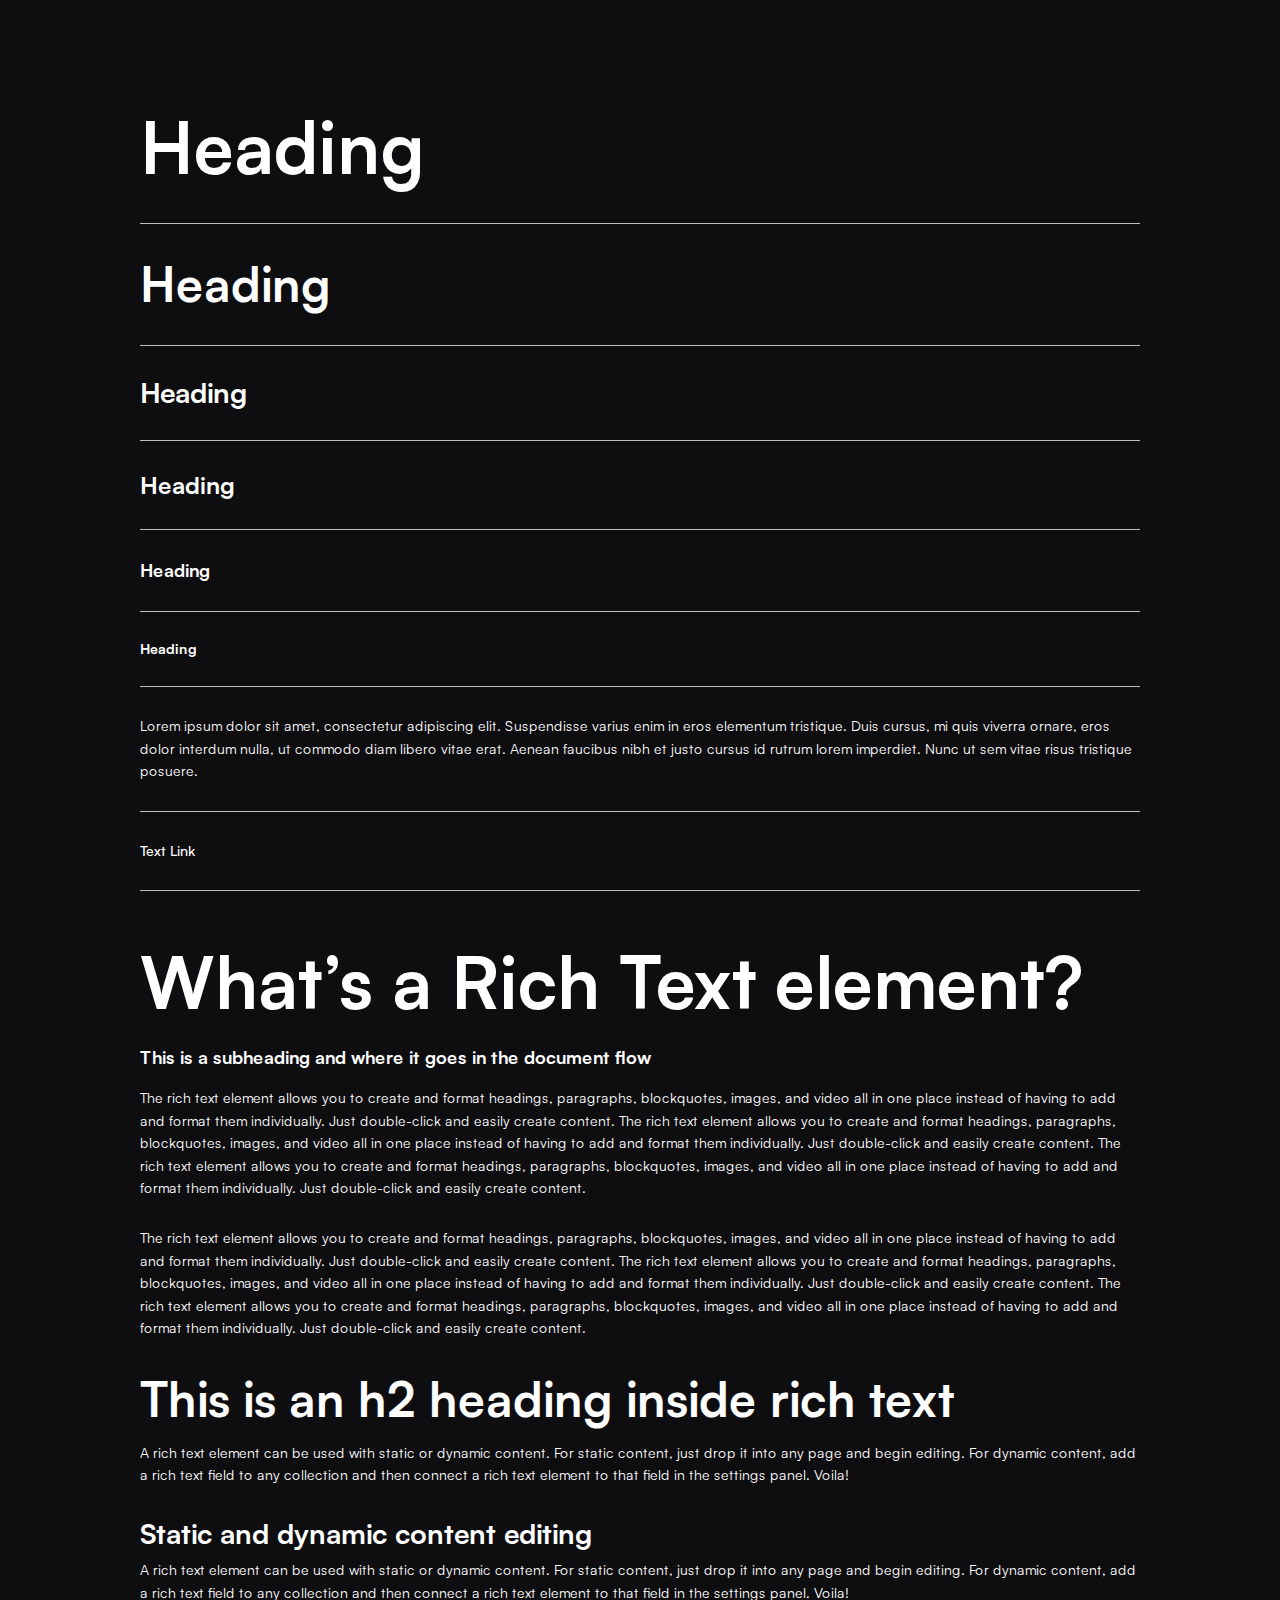
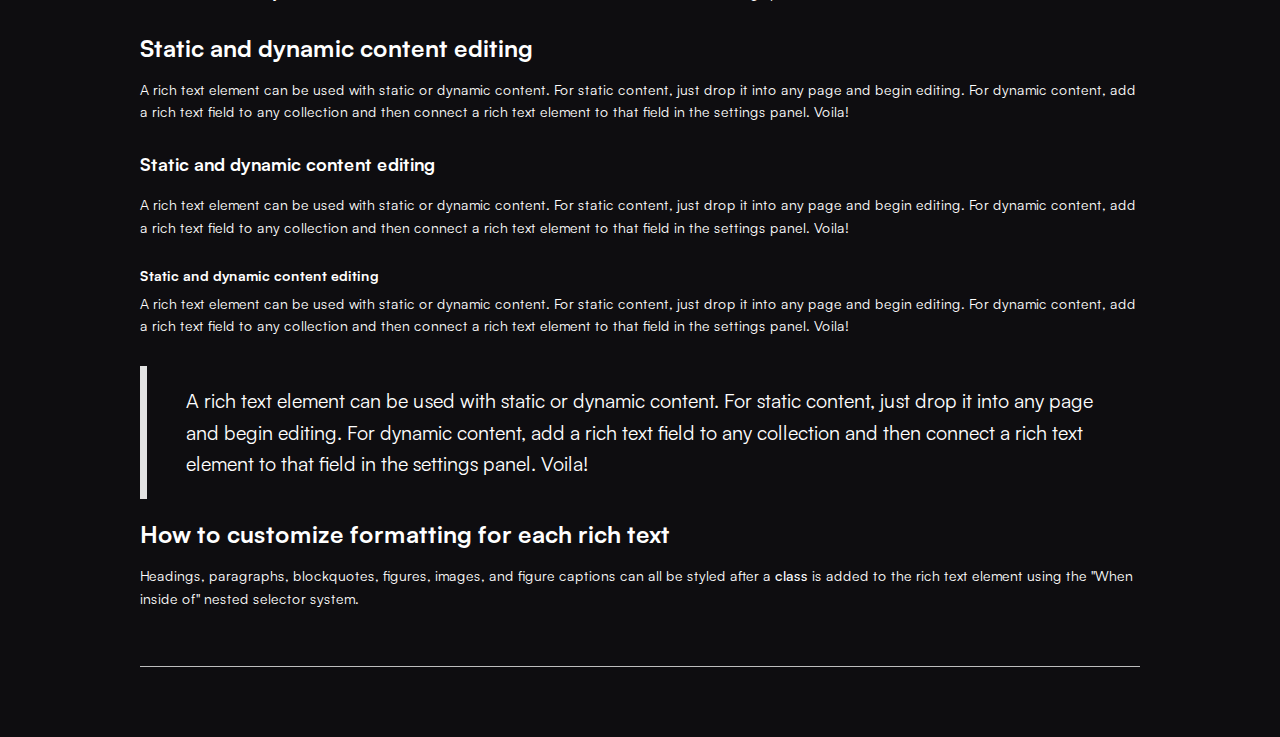
<file: old-home.html>
<!DOCTYPE html><!--  This site was created in Webflow. https://webflow.com  --><!--  Last Published: Wed Mar 05 2025 19:15:37 GMT+0000 (Coordinated Universal Time)  -->
<html data-wf-page="679b009c30dee8170b81d40f" data-wf-site="679b009c30dee8170b81d3d5">
<head>
  <meta charset="utf-8">
  <title>OperateFun</title>
  <meta content="width=device-width, initial-scale=1" name="viewport">
  <meta content="Webflow" name="generator">
  <link href="css/normalize.css" rel="stylesheet" type="text/css">
  <link href="css/webflow.css" rel="stylesheet" type="text/css">
  <link href="css/operatefun.webflow.css" rel="stylesheet" type="text/css">
  <script type="text/javascript">!function(o,c){var n=c.documentElement,t=" w-mod-";n.className+=t+"js",("ontouchstart"in o||o.DocumentTouch&&c instanceof DocumentTouch)&&(n.className+=t+"touch")}(window,document);</script>
  <link href="images/favicon.png" rel="shortcut icon" type="image/x-icon">
  <link href="images/webclip.png" rel="apple-touch-icon">
  <style> body { -webkit-font-smoothing: antialiased; } </style>
  <style>
body {
  /* mobile viewport bug fix */
	min-height: -webkit-fill-available;
	min-height: 100%;
	min-height: -moz-available;
	min-height: -webkit-fill-available;
	min-height: fill-available;
}
html {
  height: -webkit-fill-available;
}
</style>
  <style>
    ::-moz-selection { /* Firefox */
        color: #ffffff;
        background: #9292af;
    }
    ::selection {
        color: #ffffff; 
        background: #9292af;
    }
</style>
</head>
<body>
  <div class="global">
    <div class="html w-embed">
      <style>
@media only screen and (min-width: 1440px) {
     body {font-size: 14.4px;}
}
</style>
    </div>
  </div>
  <section class="section">
    <div class="container">
      <div class="style_item">
        <h1>Heading</h1>
      </div>
      <div class="style_item">
        <h2>Heading</h2>
      </div>
      <div class="style_item">
        <h3>Heading</h3>
      </div>
      <div class="style_item">
        <h4>Heading</h4>
      </div>
      <div class="style_item">
        <h5>Heading</h5>
      </div>
      <div class="style_item">
        <h6>Heading</h6>
      </div>
      <div class="style_item">
        <p>Lorem ipsum dolor sit amet, consectetur adipiscing elit. Suspendisse varius enim in eros elementum tristique. Duis cursus, mi quis viverra ornare, eros dolor interdum nulla, ut commodo diam libero vitae erat. Aenean faucibus nibh et justo cursus id rutrum lorem imperdiet. Nunc ut sem vitae risus tristique posuere.</p>
      </div>
      <div class="style_item">
        <a href="#">Text Link</a>
      </div>
      <div class="style_item">
        <div class="c-rich-text w-richtext">
          <h1>What’s a Rich Text element?</h1>
          <h5>This is a subheading and where it goes in the document flow</h5>
          <p>The rich text element allows you to create and format headings, paragraphs, blockquotes, images, and video all in one place instead of having to add and format them individually. Just double-click and easily create content. The rich text element allows you to create and format headings, paragraphs, blockquotes, images, and video all in one place instead of having to add and format them individually. Just double-click and easily create content. The rich text element allows you to create and format headings, paragraphs, blockquotes, images, and video all in one place instead of having to add and format them individually. Just double-click and easily create content.</p>
          <p>The rich text element allows you to create and format headings, paragraphs, blockquotes, images, and video all in one place instead of having to add and format them individually. Just double-click and easily create content. The rich text element allows you to create and format headings, paragraphs, blockquotes, images, and video all in one place instead of having to add and format them individually. Just double-click and easily create content. The rich text element allows you to create and format headings, paragraphs, blockquotes, images, and video all in one place instead of having to add and format them individually. Just double-click and easily create content.</p>
          <h2>This is an h2 heading inside rich text</h2>
          <p>A rich text element can be used with static or dynamic content. For static content, just drop it into any page and begin editing. For dynamic content, add a rich text field to any collection and then connect a rich text element to that field in the settings panel. Voila!</p>
          <h3>Static and dynamic content editing</h3>
          <p>A rich text element can be used with static or dynamic content. For static content, just drop it into any page and begin editing. For dynamic content, add a rich text field to any collection and then connect a rich text element to that field in the settings panel. Voila!</p>
          <h4>Static and dynamic content editing</h4>
          <p>A rich text element can be used with static or dynamic content. For static content, just drop it into any page and begin editing. For dynamic content, add a rich text field to any collection and then connect a rich text element to that field in the settings panel. Voila!</p>
          <h5>Static and dynamic content editing</h5>
          <p>A rich text element can be used with static or dynamic content. For static content, just drop it into any page and begin editing. For dynamic content, add a rich text field to any collection and then connect a rich text element to that field in the settings panel. Voila!</p>
          <h6>Static and dynamic content editing</h6>
          <p>A rich text element can be used with static or dynamic content. For static content, just drop it into any page and begin editing. For dynamic content, add a rich text field to any collection and then connect a rich text element to that field in the settings panel. Voila!</p>
          <blockquote>A rich text element can be used with static or dynamic content. For static content, just drop it into any page and begin editing. For dynamic content, add a rich text field to any collection and then connect a rich text element to that field in the settings panel. Voila!</blockquote>
          <h4>How to customize formatting for each rich text</h4>
          <p>Headings, paragraphs, blockquotes, figures, images, and figure captions can all be styled after a <a href="http://www.google.com">class</a> is added to the rich text element using the &quot;When inside of&quot; nested selector system.</p>
        </div>
      </div>
    </div>
  </section>
  <script src="https://d3e54v103j8qbb.cloudfront.net/js/jquery-3.5.1.min.dc5e7f18c8.js?site=679b009c30dee8170b81d3d5" type="text/javascript" integrity="sha256-9/aliU8dGd2tb6OSsuzixeV4y/faTqgFtohetphbbj0=" crossorigin="anonymous"></script>
  <script src="js/webflow.js" type="text/javascript"></script>
</body>
</html>
</file>
<file: css/webflow.css>
@font-face {
  font-family: 'webflow-icons';
  src: url("[data-uri]") format('truetype');
  font-weight: normal;
  font-style: normal;
}
[class^="w-icon-"],
[class*=" w-icon-"] {
  /* use !important to prevent issues with browser extensions that change fonts */
  font-family: 'webflow-icons' !important;
  speak: none;
  font-style: normal;
  font-weight: normal;
  font-variant: normal;
  text-transform: none;
  line-height: 1;
  /* Better Font Rendering =========== */
  -webkit-font-smoothing: antialiased;
  -moz-osx-font-smoothing: grayscale;
}
.w-icon-slider-right:before {
  content: "\e600";
}
.w-icon-slider-left:before {
  content: "\e601";
}
.w-icon-nav-menu:before {
  content: "\e602";
}
.w-icon-arrow-down:before,
.w-icon-dropdown-toggle:before {
  content: "\e603";
}
.w-icon-file-upload-remove:before {
  content: "\e900";
}
.w-icon-file-upload-icon:before {
  content: "\e903";
}
* {
  -webkit-box-sizing: border-box;
  -moz-box-sizing: border-box;
  box-sizing: border-box;
}
html {
  height: 100%;
}
body {
  margin: 0;
  min-height: 100%;
  background-color: #fff;
  font-family: Arial, sans-serif;
  font-size: 14px;
  line-height: 20px;
  color: #333;
}
img {
  max-width: 100%;
  vertical-align: middle;
  display: inline-block;
}
html.w-mod-touch * {
  background-attachment: scroll !important;
}
.w-block {
  display: block;
}
.w-inline-block {
  max-width: 100%;
  display: inline-block;
}
.w-clearfix:before,
.w-clearfix:after {
  content: " ";
  display: table;
  grid-column-start: 1;
  grid-row-start: 1;
  grid-column-end: 2;
  grid-row-end: 2;
}
.w-clearfix:after {
  clear: both;
}
.w-hidden {
  display: none;
}
.w-button {
  display: inline-block;
  padding: 9px 15px;
  background-color: #3898EC;
  color: white;
  border: 0;
  line-height: inherit;
  text-decoration: none;
  cursor: pointer;
  border-radius: 0;
}
input.w-button {
  -webkit-appearance: button;
}
html[data-w-dynpage] [data-w-cloak] {
  color: transparent !important;
}
.w-code-block {
  margin: unset;
}
pre.w-code-block code {
  all: inherit;
}
.w-optimization {
  display: contents;
}
.w-webflow-badge,
.w-webflow-badge > img {
  box-sizing: unset;
  width: unset;
  height: unset;
  max-height: unset;
  max-width: unset;
  min-height: unset;
  min-width: unset;
  margin: unset;
  padding: unset;
  float: unset;
  clear: unset;
  border: unset;
  border-radius: unset;
  background: unset;
  background-image: unset;
  background-position: unset;
  background-size: unset;
  background-repeat: unset;
  background-origin: unset;
  background-clip: unset;
  background-attachment: unset;
  background-color: unset;
  box-shadow: unset;
  transform: unset;
  transition: unset;
  direction: unset;
  font-family: unset;
  font-weight: unset;
  color: unset;
  font-size: unset;
  line-height: unset;
  font-style: unset;
  font-variant: unset;
  text-align: unset;
  letter-spacing: unset;
  text-decoration: unset;
  text-indent: unset;
  text-transform: unset;
  list-style-type: unset;
  text-shadow: unset;
  vertical-align: unset;
  cursor: unset;
  white-space: unset;
  word-break: unset;
  word-spacing: unset;
  word-wrap: unset;
}
.w-webflow-badge {
  position: fixed !important;
  display: inline-block !important;
  visibility: visible !important;
  opacity: 1 !important;
  z-index: 2147483647 !important;
  top: auto !important;
  right: 12px !important;
  bottom: 12px !important;
  left: auto !important;
  color: #aaadb0 !important;
  background-color: #fff !important;
  border-radius: 3px !important;
  padding: 6px !important;
  font-size: 12px !important;
  line-height: 14px !important;
  text-decoration: none !important;
  transform: none !important;
  margin: 0 !important;
  width: auto !important;
  height: auto !important;
  overflow: unset !important;
  white-space: nowrap;
  box-shadow: 0 0 0 1px rgba(0, 0, 0, 0.1), 0px 1px 3px rgba(0, 0, 0, 0.1);
  cursor: pointer;
}
.w-webflow-badge > img {
  position: unset;
  display: inline-block !important;
  visibility: unset !important;
  opacity: 1 !important;
  vertical-align: middle !important;
}
h1,
h2,
h3,
h4,
h5,
h6 {
  font-weight: bold;
  margin-bottom: 10px;
}
h1 {
  font-size: 38px;
  line-height: 44px;
  margin-top: 20px;
}
h2 {
  font-size: 32px;
  line-height: 36px;
  margin-top: 20px;
}
h3 {
  font-size: 24px;
  line-height: 30px;
  margin-top: 20px;
}
h4 {
  font-size: 18px;
  line-height: 24px;
  margin-top: 10px;
}
h5 {
  font-size: 14px;
  line-height: 20px;
  margin-top: 10px;
}
h6 {
  font-size: 12px;
  line-height: 18px;
  margin-top: 10px;
}
p {
  margin-top: 0;
  margin-bottom: 10px;
}
blockquote {
  margin: 0 0 10px 0;
  padding: 10px 20px;
  border-left: 5px solid #E2E2E2;
  font-size: 18px;
  line-height: 22px;
}
figure {
  margin: 0;
  margin-bottom: 10px;
}
figcaption {
  margin-top: 5px;
  text-align: center;
}
ul,
ol {
  margin-top: 0px;
  margin-bottom: 10px;
  padding-left: 40px;
}
.w-list-unstyled {
  padding-left: 0;
  list-style: none;
}
.w-embed:before,
.w-embed:after {
  content: " ";
  display: table;
  grid-column-start: 1;
  grid-row-start: 1;
  grid-column-end: 2;
  grid-row-end: 2;
}
.w-embed:after {
  clear: both;
}
.w-video {
  width: 100%;
  position: relative;
  padding: 0;
}
.w-video iframe,
.w-video object,
.w-video embed {
  position: absolute;
  top: 0;
  left: 0;
  width: 100%;
  height: 100%;
  border: none;
}
fieldset {
  padding: 0;
  margin: 0;
  border: 0;
}
button,
[type='button'],
[type='reset'] {
  border: 0;
  cursor: pointer;
  -webkit-appearance: button;
}
.w-form {
  margin: 0 0 15px;
}
.w-form-done {
  display: none;
  padding: 20px;
  text-align: center;
  background-color: #dddddd;
}
.w-form-fail {
  display: none;
  margin-top: 10px;
  padding: 10px;
  background-color: #ffdede;
}
label {
  display: block;
  margin-bottom: 5px;
  font-weight: bold;
}
.w-input,
.w-select {
  display: block;
  width: 100%;
  height: 38px;
  padding: 8px 12px;
  margin-bottom: 10px;
  font-size: 14px;
  line-height: 1.42857143;
  color: #333333;
  vertical-align: middle;
  background-color: #ffffff;
  border: 1px solid #cccccc;
}
.w-input::placeholder,
.w-select::placeholder {
  color: #999;
}
.w-input:focus,
.w-select:focus {
  border-color: #3898EC;
  outline: 0;
}
.w-input[disabled],
.w-select[disabled],
.w-input[readonly],
.w-select[readonly],
fieldset[disabled] .w-input,
fieldset[disabled] .w-select {
  cursor: not-allowed;
}
.w-input[disabled]:not(.w-input-disabled),
.w-select[disabled]:not(.w-input-disabled),
.w-input[readonly],
.w-select[readonly],
fieldset[disabled]:not(.w-input-disabled) .w-input,
fieldset[disabled]:not(.w-input-disabled) .w-select {
  background-color: #eeeeee;
}
textarea.w-input,
textarea.w-select {
  height: auto;
}
.w-select {
  background-color: #f3f3f3;
}
.w-select[multiple] {
  height: auto;
}
.w-form-label {
  display: inline-block;
  cursor: pointer;
  font-weight: normal;
  margin-bottom: 0px;
}
.w-radio {
  display: block;
  margin-bottom: 5px;
  padding-left: 20px;
}
.w-radio:before,
.w-radio:after {
  content: " ";
  display: table;
  grid-column-start: 1;
  grid-row-start: 1;
  grid-column-end: 2;
  grid-row-end: 2;
}
.w-radio:after {
  clear: both;
}
.w-radio-input {
  margin: 4px 0 0;
  line-height: normal;
  float: left;
  margin-left: -20px;
}
.w-radio-input {
  margin-top: 3px;
}
.w-file-upload {
  display: block;
  margin-bottom: 10px;
}
.w-file-upload-input {
  width: 0.1px;
  height: 0.1px;
  opacity: 0;
  overflow: hidden;
  position: absolute;
  z-index: -100;
}
.w-file-upload-default,
.w-file-upload-uploading,
.w-file-upload-success {
  display: inline-block;
  color: #333333;
}
.w-file-upload-error {
  display: block;
  margin-top: 10px;
}
.w-file-upload-default.w-hidden,
.w-file-upload-uploading.w-hidden,
.w-file-upload-error.w-hidden,
.w-file-upload-success.w-hidden {
  display: none;
}
.w-file-upload-uploading-btn {
  display: flex;
  font-size: 14px;
  font-weight: normal;
  cursor: pointer;
  margin: 0;
  padding: 8px 12px;
  border: 1px solid #cccccc;
  background-color: #fafafa;
}
.w-file-upload-file {
  display: flex;
  flex-grow: 1;
  justify-content: space-between;
  margin: 0;
  padding: 8px 9px 8px 11px;
  border: 1px solid #cccccc;
  background-color: #fafafa;
}
.w-file-upload-file-name {
  font-size: 14px;
  font-weight: normal;
  display: block;
}
.w-file-remove-link {
  margin-top: 3px;
  margin-left: 10px;
  width: auto;
  height: auto;
  padding: 3px;
  display: block;
  cursor: pointer;
}
.w-icon-file-upload-remove {
  margin: auto;
  font-size: 10px;
}
.w-file-upload-error-msg {
  display: inline-block;
  color: #ea384c;
  padding: 2px 0;
}
.w-file-upload-info {
  display: inline-block;
  line-height: 38px;
  padding: 0 12px;
}
.w-file-upload-label {
  display: inline-block;
  font-size: 14px;
  font-weight: normal;
  cursor: pointer;
  margin: 0;
  padding: 8px 12px;
  border: 1px solid #cccccc;
  background-color: #fafafa;
}
.w-icon-file-upload-icon,
.w-icon-file-upload-uploading {
  display: inline-block;
  margin-right: 8px;
  width: 20px;
}
.w-icon-file-upload-uploading {
  height: 20px;
}
.w-container {
  margin-left: auto;
  margin-right: auto;
  max-width: 940px;
}
.w-container:before,
.w-container:after {
  content: " ";
  display: table;
  grid-column-start: 1;
  grid-row-start: 1;
  grid-column-end: 2;
  grid-row-end: 2;
}
.w-container:after {
  clear: both;
}
.w-container .w-row {
  margin-left: -10px;
  margin-right: -10px;
}
.w-row:before,
.w-row:after {
  content: " ";
  display: table;
  grid-column-start: 1;
  grid-row-start: 1;
  grid-column-end: 2;
  grid-row-end: 2;
}
.w-row:after {
  clear: both;
}
.w-row .w-row {
  margin-left: 0;
  margin-right: 0;
}
.w-col {
  position: relative;
  float: left;
  width: 100%;
  min-height: 1px;
  padding-left: 10px;
  padding-right: 10px;
}
.w-col .w-col {
  padding-left: 0;
  padding-right: 0;
}
.w-col-1 {
  width: 8.33333333%;
}
.w-col-2 {
  width: 16.66666667%;
}
.w-col-3 {
  width: 25%;
}
.w-col-4 {
  width: 33.33333333%;
}
.w-col-5 {
  width: 41.66666667%;
}
.w-col-6 {
  width: 50%;
}
.w-col-7 {
  width: 58.33333333%;
}
.w-col-8 {
  width: 66.66666667%;
}
.w-col-9 {
  width: 75%;
}
.w-col-10 {
  width: 83.33333333%;
}
.w-col-11 {
  width: 91.66666667%;
}
.w-col-12 {
  width: 100%;
}
.w-hidden-main {
  display: none !important;
}
@media screen and (max-width: 991px) {
  .w-container {
    max-width: 728px;
  }
  .w-hidden-main {
    display: inherit !important;
  }
  .w-hidden-medium {
    display: none !important;
  }
  .w-col-medium-1 {
    width: 8.33333333%;
  }
  .w-col-medium-2 {
    width: 16.66666667%;
  }
  .w-col-medium-3 {
    width: 25%;
  }
  .w-col-medium-4 {
    width: 33.33333333%;
  }
  .w-col-medium-5 {
    width: 41.66666667%;
  }
  .w-col-medium-6 {
    width: 50%;
  }
  .w-col-medium-7 {
    width: 58.33333333%;
  }
  .w-col-medium-8 {
    width: 66.66666667%;
  }
  .w-col-medium-9 {
    width: 75%;
  }
  .w-col-medium-10 {
    width: 83.33333333%;
  }
  .w-col-medium-11 {
    width: 91.66666667%;
  }
  .w-col-medium-12 {
    width: 100%;
  }
  .w-col-stack {
    width: 100%;
    left: auto;
    right: auto;
  }
}
@media screen and (max-width: 767px) {
  .w-hidden-main {
    display: inherit !important;
  }
  .w-hidden-medium {
    display: inherit !important;
  }
  .w-hidden-small {
    display: none !important;
  }
  .w-row,
  .w-container .w-row {
    margin-left: 0;
    margin-right: 0;
  }
  .w-col {
    width: 100%;
    left: auto;
    right: auto;
  }
  .w-col-small-1 {
    width: 8.33333333%;
  }
  .w-col-small-2 {
    width: 16.66666667%;
  }
  .w-col-small-3 {
    width: 25%;
  }
  .w-col-small-4 {
    width: 33.33333333%;
  }
  .w-col-small-5 {
    width: 41.66666667%;
  }
  .w-col-small-6 {
    width: 50%;
  }
  .w-col-small-7 {
    width: 58.33333333%;
  }
  .w-col-small-8 {
    width: 66.66666667%;
  }
  .w-col-small-9 {
    width: 75%;
  }
  .w-col-small-10 {
    width: 83.33333333%;
  }
  .w-col-small-11 {
    width: 91.66666667%;
  }
  .w-col-small-12 {
    width: 100%;
  }
}
@media screen and (max-width: 479px) {
  .w-container {
    max-width: none;
  }
  .w-hidden-main {
    display: inherit !important;
  }
  .w-hidden-medium {
    display: inherit !important;
  }
  .w-hidden-small {
    display: inherit !important;
  }
  .w-hidden-tiny {
    display: none !important;
  }
  .w-col {
    width: 100%;
  }
  .w-col-tiny-1 {
    width: 8.33333333%;
  }
  .w-col-tiny-2 {
    width: 16.66666667%;
  }
  .w-col-tiny-3 {
    width: 25%;
  }
  .w-col-tiny-4 {
    width: 33.33333333%;
  }
  .w-col-tiny-5 {
    width: 41.66666667%;
  }
  .w-col-tiny-6 {
    width: 50%;
  }
  .w-col-tiny-7 {
    width: 58.33333333%;
  }
  .w-col-tiny-8 {
    width: 66.66666667%;
  }
  .w-col-tiny-9 {
    width: 75%;
  }
  .w-col-tiny-10 {
    width: 83.33333333%;
  }
  .w-col-tiny-11 {
    width: 91.66666667%;
  }
  .w-col-tiny-12 {
    width: 100%;
  }
}
.w-widget {
  position: relative;
}
.w-widget-map {
  width: 100%;
  height: 400px;
}
.w-widget-map label {
  width: auto;
  display: inline;
}
.w-widget-map img {
  max-width: inherit;
}
.w-widget-map .gm-style-iw {
  text-align: center;
}
.w-widget-map .gm-style-iw > button {
  display: none !important;
}
.w-widget-twitter {
  overflow: hidden;
}
.w-widget-twitter-count-shim {
  display: inline-block;
  vertical-align: top;
  position: relative;
  width: 28px;
  height: 20px;
  text-align: center;
  background: white;
  border: #758696 solid 1px;
  border-radius: 3px;
}
.w-widget-twitter-count-shim * {
  pointer-events: none;
  user-select: none;
}
.w-widget-twitter-count-shim .w-widget-twitter-count-inner {
  position: relative;
  font-size: 15px;
  line-height: 12px;
  text-align: center;
  color: #999;
  font-family: serif;
}
.w-widget-twitter-count-shim .w-widget-twitter-count-clear {
  position: relative;
  display: block;
}
.w-widget-twitter-count-shim.w--large {
  width: 36px;
  height: 28px;
}
.w-widget-twitter-count-shim.w--large .w-widget-twitter-count-inner {
  font-size: 18px;
  line-height: 18px;
}
.w-widget-twitter-count-shim:not(.w--vertical) {
  margin-left: 5px;
  margin-right: 8px;
}
.w-widget-twitter-count-shim:not(.w--vertical).w--large {
  margin-left: 6px;
}
.w-widget-twitter-count-shim:not(.w--vertical):before,
.w-widget-twitter-count-shim:not(.w--vertical):after {
  top: 50%;
  left: 0;
  border: solid transparent;
  content: ' ';
  height: 0;
  width: 0;
  position: absolute;
  pointer-events: none;
}
.w-widget-twitter-count-shim:not(.w--vertical):before {
  border-color: rgba(117, 134, 150, 0);
  border-right-color: #5d6c7b;
  border-width: 4px;
  margin-left: -9px;
  margin-top: -4px;
}
.w-widget-twitter-count-shim:not(.w--vertical).w--large:before {
  border-width: 5px;
  margin-left: -10px;
  margin-top: -5px;
}
.w-widget-twitter-count-shim:not(.w--vertical):after {
  border-color: rgba(255, 255, 255, 0);
  border-right-color: white;
  border-width: 4px;
  margin-left: -8px;
  margin-top: -4px;
}
.w-widget-twitter-count-shim:not(.w--vertical).w--large:after {
  border-width: 5px;
  margin-left: -9px;
  margin-top: -5px;
}
.w-widget-twitter-count-shim.w--vertical {
  width: 61px;
  height: 33px;
  margin-bottom: 8px;
}
.w-widget-twitter-count-shim.w--vertical:before,
.w-widget-twitter-count-shim.w--vertical:after {
  top: 100%;
  left: 50%;
  border: solid transparent;
  content: ' ';
  height: 0;
  width: 0;
  position: absolute;
  pointer-events: none;
}
.w-widget-twitter-count-shim.w--vertical:before {
  border-color: rgba(117, 134, 150, 0);
  border-top-color: #5d6c7b;
  border-width: 5px;
  margin-left: -5px;
}
.w-widget-twitter-count-shim.w--vertical:after {
  border-color: rgba(255, 255, 255, 0);
  border-top-color: white;
  border-width: 4px;
  margin-left: -4px;
}
.w-widget-twitter-count-shim.w--vertical .w-widget-twitter-count-inner {
  font-size: 18px;
  line-height: 22px;
}
.w-widget-twitter-count-shim.w--vertical.w--large {
  width: 76px;
}
.w-background-video {
  position: relative;
  overflow: hidden;
  height: 500px;
  color: white;
}
.w-background-video > video {
  background-size: cover;
  background-position: 50% 50%;
  position: absolute;
  margin: auto;
  width: 100%;
  height: 100%;
  right: -100%;
  bottom: -100%;
  top: -100%;
  left: -100%;
  object-fit: cover;
  z-index: -100;
}
.w-background-video > video::-webkit-media-controls-start-playback-button {
  display: none !important;
  -webkit-appearance: none;
}
.w-background-video--control {
  position: absolute;
  bottom: 1em;
  right: 1em;
  background-color: transparent;
  padding: 0;
}
.w-background-video--control > [hidden] {
  display: none !important;
}
.w-slider {
  position: relative;
  height: 300px;
  text-align: center;
  background: #dddddd;
  clear: both;
  -webkit-tap-highlight-color: rgba(0, 0, 0, 0);
  tap-highlight-color: rgba(0, 0, 0, 0);
}
.w-slider-mask {
  position: relative;
  display: block;
  overflow: hidden;
  z-index: 1;
  left: 0;
  right: 0;
  height: 100%;
  white-space: nowrap;
}
.w-slide {
  position: relative;
  display: inline-block;
  vertical-align: top;
  width: 100%;
  height: 100%;
  white-space: normal;
  text-align: left;
}
.w-slider-nav {
  position: absolute;
  z-index: 2;
  top: auto;
  right: 0;
  bottom: 0;
  left: 0;
  margin: auto;
  padding-top: 10px;
  height: 40px;
  text-align: center;
  -webkit-tap-highlight-color: rgba(0, 0, 0, 0);
  tap-highlight-color: rgba(0, 0, 0, 0);
}
.w-slider-nav.w-round > div {
  border-radius: 100%;
}
.w-slider-nav.w-num > div {
  width: auto;
  height: auto;
  padding: 0.2em 0.5em;
  font-size: inherit;
  line-height: inherit;
}
.w-slider-nav.w-shadow > div {
  box-shadow: 0 0 3px rgba(51, 51, 51, 0.4);
}
.w-slider-nav-invert {
  color: #fff;
}
.w-slider-nav-invert > div {
  background-color: rgba(34, 34, 34, 0.4);
}
.w-slider-nav-invert > div.w-active {
  background-color: #222;
}
.w-slider-dot {
  position: relative;
  display: inline-block;
  width: 1em;
  height: 1em;
  background-color: rgba(255, 255, 255, 0.4);
  cursor: pointer;
  margin: 0 3px 0.5em;
  transition: background-color 100ms, color 100ms;
}
.w-slider-dot.w-active {
  background-color: #fff;
}
.w-slider-dot:focus {
  outline: none;
  box-shadow: 0px 0px 0px 2px #fff;
}
.w-slider-dot:focus.w-active {
  box-shadow: none;
}
.w-slider-arrow-left,
.w-slider-arrow-right {
  position: absolute;
  width: 80px;
  top: 0;
  right: 0;
  bottom: 0;
  left: 0;
  margin: auto;
  cursor: pointer;
  overflow: hidden;
  color: white;
  font-size: 40px;
  -webkit-tap-highlight-color: rgba(0, 0, 0, 0);
  tap-highlight-color: rgba(0, 0, 0, 0);
  user-select: none;
}
.w-slider-arrow-left [class^='w-icon-'],
.w-slider-arrow-right [class^='w-icon-'],
.w-slider-arrow-left [class*=' w-icon-'],
.w-slider-arrow-right [class*=' w-icon-'] {
  position: absolute;
}
.w-slider-arrow-left:focus,
.w-slider-arrow-right:focus {
  outline: 0;
}
.w-slider-arrow-left {
  z-index: 3;
  right: auto;
}
.w-slider-arrow-right {
  z-index: 4;
  left: auto;
}
.w-icon-slider-left,
.w-icon-slider-right {
  top: 0;
  right: 0;
  bottom: 0;
  left: 0;
  margin: auto;
  width: 1em;
  height: 1em;
}
.w-slider-aria-label {
  border: 0;
  clip: rect(0 0 0 0);
  height: 1px;
  margin: -1px;
  overflow: hidden;
  padding: 0;
  position: absolute;
  width: 1px;
}
.w-slider-force-show {
  display: block !important;
}
.w-dropdown {
  display: inline-block;
  position: relative;
  text-align: left;
  margin-left: auto;
  margin-right: auto;
  z-index: 900;
}
.w-dropdown-btn,
.w-dropdown-toggle,
.w-dropdown-link {
  position: relative;
  vertical-align: top;
  text-decoration: none;
  color: #222222;
  padding: 20px;
  text-align: left;
  margin-left: auto;
  margin-right: auto;
  white-space: nowrap;
}
.w-dropdown-toggle {
  user-select: none;
  display: inline-block;
  cursor: pointer;
  padding-right: 40px;
}
.w-dropdown-toggle:focus {
  outline: 0;
}
.w-icon-dropdown-toggle {
  position: absolute;
  top: 0;
  right: 0;
  bottom: 0;
  margin: auto;
  margin-right: 20px;
  width: 1em;
  height: 1em;
}
.w-dropdown-list {
  position: absolute;
  background: #dddddd;
  display: none;
  min-width: 100%;
}
.w-dropdown-list.w--open {
  display: block;
}
.w-dropdown-link {
  padding: 10px 20px;
  display: block;
  color: #222222;
}
.w-dropdown-link.w--current {
  color: #0082f3;
}
.w-dropdown-link:focus {
  outline: 0;
}
@media screen and (max-width: 767px) {
  .w-nav-brand {
    padding-left: 10px;
  }
}
/**
 * ## Note
 * Safari (on both iOS and OS X) does not handle viewport units (vh, vw) well.
 * For example percentage units do not work on descendants of elements that
 * have any dimensions expressed in viewport units. It also doesn’t handle them at
 * all in `calc()`.
 */
/**
 * Wrapper around all lightbox elements
 *
 * 1. Since the lightbox can receive focus, IE also gives it an outline.
 * 2. Fixes flickering on Chrome when a transition is in progress
 *    underneath the lightbox.
 */
.w-lightbox-backdrop {
  cursor: auto;
  font-style: normal;
  letter-spacing: normal;
  list-style: disc;
  text-indent: 0;
  text-shadow: none;
  text-transform: none;
  visibility: visible;
  white-space: normal;
  word-break: normal;
  word-spacing: normal;
  word-wrap: normal;
  position: fixed;
  top: 0;
  right: 0;
  bottom: 0;
  left: 0;
  color: #fff;
  font-family: "Helvetica Neue", Helvetica, Ubuntu, "Segoe UI", Verdana, sans-serif;
  font-size: 17px;
  line-height: 1.2;
  font-weight: 300;
  text-align: center;
  background: rgba(0, 0, 0, 0.9);
  z-index: 2000;
  outline: 0;
  /* 1 */
  opacity: 0;
  -webkit-user-select: none;
  -moz-user-select: none;
  -webkit-tap-highlight-color: transparent;
  -webkit-transform: translate(0, 0);
  /* 2 */
}
/**
 * Neat trick to bind the rubberband effect to our canvas instead of the whole
 * document on iOS. It also prevents a bug that causes the document underneath to scroll.
 */
.w-lightbox-backdrop,
.w-lightbox-container {
  height: 100%;
  overflow: auto;
  -webkit-overflow-scrolling: touch;
}
.w-lightbox-content {
  position: relative;
  height: 100vh;
  overflow: hidden;
}
.w-lightbox-view {
  position: absolute;
  width: 100vw;
  height: 100vh;
  opacity: 0;
}
.w-lightbox-view:before {
  content: "";
  height: 100vh;
}
/* .w-lightbox-content */
.w-lightbox-group,
.w-lightbox-group .w-lightbox-view,
.w-lightbox-group .w-lightbox-view:before {
  height: 86vh;
}
.w-lightbox-frame,
.w-lightbox-view:before {
  display: inline-block;
  vertical-align: middle;
}
/*
 * 1. Remove default margin set by user-agent on the <figure> element.
 */
.w-lightbox-figure {
  position: relative;
  margin: 0;
  /* 1 */
}
.w-lightbox-group .w-lightbox-figure {
  cursor: pointer;
}
/**
 * IE adds image dimensions as width and height attributes on the IMG tag,
 * but we need both width and height to be set to auto to enable scaling.
 */
.w-lightbox-img {
  width: auto;
  height: auto;
  max-width: none;
}
/**
 * 1. Reset if style is set by user on "All Images"
 */
.w-lightbox-image {
  display: block;
  float: none;
  /* 1 */
  max-width: 100vw;
  max-height: 100vh;
}
.w-lightbox-group .w-lightbox-image {
  max-height: 86vh;
}
.w-lightbox-caption {
  position: absolute;
  right: 0;
  bottom: 0;
  left: 0;
  padding: 0.5em 1em;
  background: rgba(0, 0, 0, 0.4);
  text-align: left;
  text-overflow: ellipsis;
  white-space: nowrap;
  overflow: hidden;
}
.w-lightbox-embed {
  position: absolute;
  top: 0;
  right: 0;
  bottom: 0;
  left: 0;
  width: 100%;
  height: 100%;
}
.w-lightbox-control {
  position: absolute;
  top: 0;
  width: 4em;
  background-size: 24px;
  background-repeat: no-repeat;
  background-position: center;
  cursor: pointer;
  -webkit-transition: all 0.3s;
  transition: all 0.3s;
}
.w-lightbox-left {
  display: none;
  bottom: 0;
  left: 0;
  /* <svg xmlns="http://www.w3.org/2000/svg" viewBox="-20 0 24 40" width="24" height="40"><g transform="rotate(45)"><path d="m0 0h5v23h23v5h-28z" opacity=".4"/><path d="m1 1h3v23h23v3h-26z" fill="#fff"/></g></svg> */
  background-image: url("[data-uri]");
}
.w-lightbox-right {
  display: none;
  right: 0;
  bottom: 0;
  /* <svg xmlns="http://www.w3.org/2000/svg" viewBox="-4 0 24 40" width="24" height="40"><g transform="rotate(45)"><path d="m0-0h28v28h-5v-23h-23z" opacity=".4"/><path d="m1 1h26v26h-3v-23h-23z" fill="#fff"/></g></svg> */
  background-image: url("[data-uri]");
}
/*
 * Without specifying the with and height inside the SVG, all versions of IE render the icon too small.
 * The bug does not seem to manifest itself if the elements are tall enough such as the above arrows.
 * (http://stackoverflow.com/questions/16092114/background-size-differs-in-internet-explorer)
 */
.w-lightbox-close {
  right: 0;
  height: 2.6em;
  /* <svg xmlns="http://www.w3.org/2000/svg" viewBox="-4 0 18 17" width="18" height="17"><g transform="rotate(45)"><path d="m0 0h7v-7h5v7h7v5h-7v7h-5v-7h-7z" opacity=".4"/><path d="m1 1h7v-7h3v7h7v3h-7v7h-3v-7h-7z" fill="#fff"/></g></svg> */
  background-image: url("[data-uri]");
  background-size: 18px;
}
/**
 * 1. All IE versions add extra space at the bottom without this.
 */
.w-lightbox-strip {
  position: absolute;
  bottom: 0;
  left: 0;
  right: 0;
  padding: 0 1vh;
  line-height: 0;
  /* 1 */
  white-space: nowrap;
  overflow-x: auto;
  overflow-y: hidden;
}
/*
 * 1. We use content-box to avoid having to do `width: calc(10vh + 2vw)`
 *    which doesn’t work in Safari anyway.
 * 2. Chrome renders images pixelated when switching to GPU. Making sure
 *    the parent is also rendered on the GPU (by setting translate3d for
 *    example) fixes this behavior.
 */
.w-lightbox-item {
  display: inline-block;
  width: 10vh;
  padding: 2vh 1vh;
  box-sizing: content-box;
  /* 1 */
  cursor: pointer;
  -webkit-transform: translate3d(0, 0, 0);
  /* 2 */
}
.w-lightbox-active {
  opacity: 0.3;
}
.w-lightbox-thumbnail {
  position: relative;
  height: 10vh;
  background: #222;
  overflow: hidden;
}
.w-lightbox-thumbnail-image {
  position: absolute;
  top: 0;
  left: 0;
}
.w-lightbox-thumbnail .w-lightbox-tall {
  top: 50%;
  width: 100%;
  -webkit-transform: translate(0, -50%);
  transform: translate(0, -50%);
}
.w-lightbox-thumbnail .w-lightbox-wide {
  left: 50%;
  height: 100%;
  -webkit-transform: translate(-50%, 0);
  transform: translate(-50%, 0);
}
/*
 * Spinner
 *
 * Absolute pixel values are used to avoid rounding errors that would cause
 * the white spinning element to be misaligned with the track.
 */
.w-lightbox-spinner {
  position: absolute;
  top: 50%;
  left: 50%;
  box-sizing: border-box;
  width: 40px;
  height: 40px;
  margin-top: -20px;
  margin-left: -20px;
  border: 5px solid rgba(0, 0, 0, 0.4);
  border-radius: 50%;
  -webkit-animation: spin 0.8s infinite linear;
  animation: spin 0.8s infinite linear;
}
.w-lightbox-spinner:after {
  content: "";
  position: absolute;
  top: -4px;
  right: -4px;
  bottom: -4px;
  left: -4px;
  border: 3px solid transparent;
  border-bottom-color: #fff;
  border-radius: 50%;
}
/*
 * Utility classes
 */
.w-lightbox-hide {
  display: none;
}
.w-lightbox-noscroll {
  overflow: hidden;
}
@media (min-width: 768px) {
  .w-lightbox-content {
    height: 96vh;
    margin-top: 2vh;
  }
  .w-lightbox-view,
  .w-lightbox-view:before {
    height: 96vh;
  }
  /* .w-lightbox-content */
  .w-lightbox-group,
  .w-lightbox-group .w-lightbox-view,
  .w-lightbox-group .w-lightbox-view:before {
    height: 84vh;
  }
  .w-lightbox-image {
    max-width: 96vw;
    max-height: 96vh;
  }
  .w-lightbox-group .w-lightbox-image {
    max-width: 82.3vw;
    max-height: 84vh;
  }
  .w-lightbox-left,
  .w-lightbox-right {
    display: block;
    opacity: 0.5;
  }
  .w-lightbox-close {
    opacity: 0.8;
  }
  .w-lightbox-control:hover {
    opacity: 1;
  }
}
.w-lightbox-inactive,
.w-lightbox-inactive:hover {
  opacity: 0;
}
.w-richtext:before,
.w-richtext:after {
  content: " ";
  display: table;
  grid-column-start: 1;
  grid-row-start: 1;
  grid-column-end: 2;
  grid-row-end: 2;
}
.w-richtext:after {
  clear: both;
}
.w-richtext[contenteditable="true"]:before,
.w-richtext[contenteditable="true"]:after {
  white-space: initial;
}
.w-richtext ol,
.w-richtext ul {
  overflow: hidden;
}
.w-richtext .w-richtext-figure-selected.w-richtext-figure-type-video div:after,
.w-richtext .w-richtext-figure-selected[data-rt-type="video"] div:after {
  outline: 2px solid #2895f7;
}
.w-richtext .w-richtext-figure-selected.w-richtext-figure-type-image div,
.w-richtext .w-richtext-figure-selected[data-rt-type="image"] div {
  outline: 2px solid #2895f7;
}
.w-richtext figure.w-richtext-figure-type-video > div:after,
.w-richtext figure[data-rt-type="video"] > div:after {
  content: '';
  position: absolute;
  display: none;
  left: 0;
  top: 0;
  right: 0;
  bottom: 0;
}
.w-richtext figure {
  position: relative;
  max-width: 60%;
}
.w-richtext figure > div:before {
  cursor: default!important;
}
.w-richtext figure img {
  width: 100%;
}
.w-richtext figure figcaption.w-richtext-figcaption-placeholder {
  opacity: 0.6;
}
.w-richtext figure div {
  /* fix incorrectly sized selection border in the data manager */
  font-size: 0px;
  color: transparent;
}
.w-richtext figure.w-richtext-figure-type-image,
.w-richtext figure[data-rt-type="image"] {
  display: table;
}
.w-richtext figure.w-richtext-figure-type-image > div,
.w-richtext figure[data-rt-type="image"] > div {
  display: inline-block;
}
.w-richtext figure.w-richtext-figure-type-image > figcaption,
.w-richtext figure[data-rt-type="image"] > figcaption {
  display: table-caption;
  caption-side: bottom;
}
.w-richtext figure.w-richtext-figure-type-video,
.w-richtext figure[data-rt-type="video"] {
  width: 60%;
  height: 0;
}
.w-richtext figure.w-richtext-figure-type-video iframe,
.w-richtext figure[data-rt-type="video"] iframe {
  position: absolute;
  top: 0;
  left: 0;
  width: 100%;
  height: 100%;
}
.w-richtext figure.w-richtext-figure-type-video > div,
.w-richtext figure[data-rt-type="video"] > div {
  width: 100%;
}
.w-richtext figure.w-richtext-align-center {
  margin-right: auto;
  margin-left: auto;
  clear: both;
}
.w-richtext figure.w-richtext-align-center.w-richtext-figure-type-image > div,
.w-richtext figure.w-richtext-align-center[data-rt-type="image"] > div {
  max-width: 100%;
}
.w-richtext figure.w-richtext-align-normal {
  clear: both;
}
.w-richtext figure.w-richtext-align-fullwidth {
  width: 100%;
  max-width: 100%;
  text-align: center;
  clear: both;
  display: block;
  margin-right: auto;
  margin-left: auto;
}
.w-richtext figure.w-richtext-align-fullwidth > div {
  display: inline-block;
  /* padding-bottom is used for aspect ratios in video figures
      we want the div to inherit that so hover/selection borders in the designer-canvas
      fit right*/
  padding-bottom: inherit;
}
.w-richtext figure.w-richtext-align-fullwidth > figcaption {
  display: block;
}
.w-richtext figure.w-richtext-align-floatleft {
  float: left;
  margin-right: 15px;
  clear: none;
}
.w-richtext figure.w-richtext-align-floatright {
  float: right;
  margin-left: 15px;
  clear: none;
}
.w-nav {
  position: relative;
  background: #dddddd;
  z-index: 1000;
}
.w-nav:before,
.w-nav:after {
  content: " ";
  display: table;
  grid-column-start: 1;
  grid-row-start: 1;
  grid-column-end: 2;
  grid-row-end: 2;
}
.w-nav:after {
  clear: both;
}
.w-nav-brand {
  position: relative;
  float: left;
  text-decoration: none;
  color: #333333;
}
.w-nav-link {
  position: relative;
  display: inline-block;
  vertical-align: top;
  text-decoration: none;
  color: #222222;
  padding: 20px;
  text-align: left;
  margin-left: auto;
  margin-right: auto;
}
.w-nav-link.w--current {
  color: #0082f3;
}
.w-nav-menu {
  position: relative;
  float: right;
}
[data-nav-menu-open] {
  display: block !important;
  position: absolute;
  top: 100%;
  left: 0;
  right: 0;
  background: #C8C8C8;
  text-align: center;
  overflow: visible;
  min-width: 200px;
}
.w--nav-link-open {
  display: block;
  position: relative;
}
.w-nav-overlay {
  position: absolute;
  overflow: hidden;
  display: none;
  top: 100%;
  left: 0;
  right: 0;
  width: 100%;
}
.w-nav-overlay [data-nav-menu-open] {
  top: 0;
}
.w-nav[data-animation='over-left'] .w-nav-overlay {
  width: auto;
}
.w-nav[data-animation='over-left'] .w-nav-overlay,
.w-nav[data-animation='over-left'] [data-nav-menu-open] {
  right: auto;
  z-index: 1;
  top: 0;
}
.w-nav[data-animation='over-right'] .w-nav-overlay {
  width: auto;
}
.w-nav[data-animation='over-right'] .w-nav-overlay,
.w-nav[data-animation='over-right'] [data-nav-menu-open] {
  left: auto;
  z-index: 1;
  top: 0;
}
.w-nav-button {
  position: relative;
  float: right;
  padding: 18px;
  font-size: 24px;
  display: none;
  cursor: pointer;
  -webkit-tap-highlight-color: rgba(0, 0, 0, 0);
  tap-highlight-color: rgba(0, 0, 0, 0);
  user-select: none;
}
.w-nav-button:focus {
  outline: 0;
}
.w-nav-button.w--open {
  background-color: #C8C8C8;
  color: white;
}
.w-nav[data-collapse='all'] .w-nav-menu {
  display: none;
}
.w-nav[data-collapse='all'] .w-nav-button {
  display: block;
}
.w--nav-dropdown-open {
  display: block;
}
.w--nav-dropdown-toggle-open {
  display: block;
}
.w--nav-dropdown-list-open {
  position: static;
}
@media screen and (max-width: 991px) {
  .w-nav[data-collapse='medium'] .w-nav-menu {
    display: none;
  }
  .w-nav[data-collapse='medium'] .w-nav-button {
    display: block;
  }
}
@media screen and (max-width: 767px) {
  .w-nav[data-collapse='small'] .w-nav-menu {
    display: none;
  }
  .w-nav[data-collapse='small'] .w-nav-button {
    display: block;
  }
  .w-nav-brand {
    padding-left: 10px;
  }
}
@media screen and (max-width: 479px) {
  .w-nav[data-collapse='tiny'] .w-nav-menu {
    display: none;
  }
  .w-nav[data-collapse='tiny'] .w-nav-button {
    display: block;
  }
}
.w-tabs {
  position: relative;
}
.w-tabs:before,
.w-tabs:after {
  content: " ";
  display: table;
  grid-column-start: 1;
  grid-row-start: 1;
  grid-column-end: 2;
  grid-row-end: 2;
}
.w-tabs:after {
  clear: both;
}
.w-tab-menu {
  position: relative;
}
.w-tab-link {
  position: relative;
  display: inline-block;
  vertical-align: top;
  text-decoration: none;
  padding: 9px 30px;
  text-align: left;
  cursor: pointer;
  color: #222222;
  background-color: #dddddd;
}
.w-tab-link.w--current {
  background-color: #C8C8C8;
}
.w-tab-link:focus {
  outline: 0;
}
.w-tab-content {
  position: relative;
  display: block;
  overflow: hidden;
}
.w-tab-pane {
  position: relative;
  display: none;
}
.w--tab-active {
  display: block;
}
@media screen and (max-width: 479px) {
  .w-tab-link {
    display: block;
  }
}
.w-ix-emptyfix:after {
  content: "";
}
@keyframes spin {
  0% {
    transform: rotate(0deg);
  }
  100% {
    transform: rotate(360deg);
  }
}
.w-dyn-empty {
  padding: 10px;
  background-color: #dddddd;
}
.w-dyn-hide {
  display: none !important;
}
.w-dyn-bind-empty {
  display: none !important;
}
.w-condition-invisible {
  display: none !important;
}
.wf-layout-layout {
  display: grid;
}
.w-code-component > * {
  height: 100%;
  width: 100%;
  position: absolute;
  top: 0;
  left: 0;
}
</file>
<file: css/operatefun.webflow.css>
body {
  color: #fff;
  background-color: #0e0d10;
  font-family: Satoshi Variable, sans-serif;
}

h1 {
  margin-top: 0;
  margin-bottom: 0;
  font-size: 72px;
  font-weight: 700;
  line-height: 135%;
}

h2 {
  margin-top: 0;
  margin-bottom: 0;
  font-size: 48px;
  font-weight: 700;
  line-height: 135%;
}

h3 {
  margin-top: 0;
  margin-bottom: 0;
  font-size: 28px;
  font-weight: 700;
  line-height: 135%;
}

h4 {
  margin-top: 0;
  margin-bottom: 0;
  font-size: 24px;
  font-weight: 700;
  line-height: 135%;
}

h5 {
  margin-top: 0;
  margin-bottom: 0;
  font-size: 18px;
  font-weight: 700;
  line-height: 135%;
}

h6 {
  margin-top: 0;
  margin-bottom: 0;
  font-size: 14px;
  font-weight: 700;
  line-height: 135%;
}

p {
  margin-top: 0;
  margin-bottom: 0;
  font-size: 14px;
  line-height: 160%;
}

a {
  color: #fff;
  font-size: 14px;
  font-weight: 500;
  line-height: 160%;
  text-decoration: none;
}

blockquote {
  border-left: .4em solid #e2e2e2;
  margin-bottom: 1em;
  padding: 1em 2em;
  font-size: 140%;
  line-height: 1.6;
}

.container {
  width: 100%;
  max-width: 1440px;
  margin-left: auto;
  margin-right: auto;
  padding: 5em 10em;
}

.style_item {
  border-bottom: .1em solid #bdbdbd;
  padding: 2em 0;
}

.html {
  width: 0;
  height: 0;
  position: absolute;
  inset: 0% 0% auto;
  overflow: hidden;
}

.c-rich-text p {
  margin-top: .5em;
  margin-bottom: 2em;
}

.c-rich-text h1, .c-rich-text h2, .c-rich-text h3 {
  margin-top: .2em;
  margin-bottom: .2em;
}

.c-rich-text h4 {
  margin-top: .2em;
  margin-bottom: .6em;
}

.c-rich-text h5 {
  margin-top: .2em;
  margin-bottom: 1em;
}

.c-rich-text h6 {
  margin-top: .2em;
  margin-bottom: .2em;
}

.body {
  background-color: #0a0a0e;
}

.nav {
  z-index: 1000;
  justify-content: space-between;
  align-items: center;
  width: 100%;
  max-width: 960px;
  margin-left: auto;
  margin-right: auto;
  padding-top: 16px;
  display: flex;
  position: absolute;
  inset: 0% 0% auto;
}

.nav-button {
  letter-spacing: .2px;
  background-color: #0b0b0f;
  border: 1px solid #fff3;
  border-radius: 8px;
  padding-left: 16px;
  padding-right: 16px;
  transition: box-shadow .25s, border-color .25s;
}

.nav-button:hover {
  border-color: #9292af;
  box-shadow: 0 0 18px #334064;
}

.figma {
  z-index: 2;
  -webkit-backdrop-filter: blur(36px);
  backdrop-filter: blur(36px);
  transform: scale3d(1none, 1none, 1none);
  transform-style: preserve-3d;
  background-color: #ffffff03;
  background-image: radial-gradient(circle farthest-side at 50% 0, #ffffff1f, #fff0);
  border: 1px solid #ffffff1f;
  border-radius: 10px;
  width: 1200px;
  max-width: 1200px;
  height: 710px;
  margin-left: auto;
  margin-right: auto;
  display: block;
  position: relative;
  box-shadow: 0 4px 116px #f0f0f01c;
}

.figma-tab-wrapper {
  z-index: 1;
  background-color: #00000029;
  border-bottom: 1px solid #ffffff12;
  border-top-left-radius: 10px;
  border-top-right-radius: 10px;
  align-items: center;
  height: 48px;
  padding-left: 16px;
  padding-right: 16px;
  display: flex;
  position: relative;
}

.window-controls {
  background-color: #0203081f;
  border: 1.5px solid #ffffff1a;
  border-radius: 100%;
  width: 14px;
  height: 14px;
}

.window-controls-container {
  justify-content: space-between;
  width: 64px;
  display: flex;
}

.figma-tab-name {
  z-index: 2;
  color: #fff;
  letter-spacing: .2px;
  -webkit-text-fill-color: transparent;
  background-color: #181818;
  background-image: linear-gradient(#ffffff4d 32%, #3330);
  -webkit-background-clip: text;
  background-clip: text;
  font-size: 18px;
  font-weight: 500;
  line-height: 120%;
  position: relative;
}

.figma-tab-name.selected {
  cursor: pointer;
  background-image: linear-gradient(#ffffffe6 40%, #727272);
}

.figma-tab {
  border-left: 1px solid #353535;
  border-right: 1px solid #353535;
  justify-content: center;
  align-items: center;
  padding-left: 36px;
  padding-right: 36px;
  display: flex;
  position: relative;
  overflow: hidden;
}

.figma-tab.selected {
  cursor: pointer;
  border-left-width: 0;
  border-right: 1px solid #353535;
  position: relative;
}

.figma-tab._1, .figma-tab._2 {
  border-right-width: 0;
}

.figma-tab-bar {
  height: 100%;
  margin-left: 24px;
  display: flex;
}

.figma-toolbar {
  z-index: 3;
  border-bottom: 1px solid #ffffff12;
  flex-direction: row;
  justify-content: space-between;
  align-items: center;
  height: 48px;
  padding-left: 0;
  padding-right: 20px;
  display: flex;
  position: relative;
}

.figma-icons {
  display: flex;
}

.tool-icon {
  height: 44px;
}

.figma-controls {
  align-items: center;
  display: flex;
}

.figma-user {
  background-color: #0b99ff;
  border-radius: 100%;
  flex-direction: column;
  justify-content: center;
  align-items: center;
  width: 24px;
  height: 24px;
  display: flex;
}

.figma-user-ring {
  border: 1.5px solid #363638;
  border-radius: 100%;
  padding: 4px;
}

.figma-user-ring.left {
  margin-right: 10px;
}

.figma-share-button {
  letter-spacing: .2px;
  -webkit-text-fill-color: transparent;
  background-color: #0000;
  background-image: linear-gradient(#fff, #f3f3f3 34%, #333);
  -webkit-background-clip: text;
  background-clip: text;
  border: 1px solid #ffffff1a;
  border-radius: 8px;
  margin-left: 16px;
  padding: 6px 16px;
  font-size: 14px;
  transition: box-shadow .25s, border-color .25s;
}

.figma-share-button:hover {
  border-color: #9292af;
  box-shadow: 0 0 18px #334064;
}

.figma-canvas {
  z-index: 2;
  perspective-origin: 0 0;
  transform: scale3d(1none, 1none, 1none);
  transform-origin: 0 0;
  transform-style: preserve-3d;
  justify-content: space-between;
  align-items: flex-start;
  height: 613px;
  display: flex;
  position: relative;
}

.figma-left-panel {
  border-right: 1px solid #ffffff12;
  width: 200px;
  height: 100%;
}

.figma-right-panel {
  border-left: 1px solid #ffffff12;
  width: 200px;
  height: 100%;
}

.figma-design {
  z-index: 12;
  perspective-origin: 0 0;
  transform-origin: 0 0;
  background-image: linear-gradient(135deg, #1e1e1f, #1e1e20);
  border: 1px solid #4f4f50;
  border-radius: 16px;
  width: 240px;
  height: 512px;
  padding-top: 20px;
  padding-bottom: 20px;
  padding-left: 20px;
  display: block;
  position: relative;
  top: 48px;
  overflow: hidden;
  box-shadow: 0 22px 40px -10px #00000040;
}

.lofi-header {
  perspective-origin: 0 0;
  transform-origin: 0 0;
  background-color: #29292b;
  border-radius: 6px;
  width: 104px;
  height: 18px;
}

._100vh {
  flex-direction: column;
  justify-content: center;
  align-items: center;
  height: 100vh;
  display: flex;
  position: relative;
  overflow: hidden;
}

.lofi-container-1 {
  margin-bottom: 20px;
  display: flex;
}

.lofi-block {
  perspective-origin: 0 0;
  transform-origin: 0 0;
  background-color: #29292b;
  border: 1px solid #505051;
  border-radius: 12px;
  width: 72px;
  height: 72px;
}

.lofi-flex-1 {
  flex-direction: column;
  justify-content: center;
  margin-left: 22px;
  display: flex;
}

.lofi-title {
  perspective-origin: 0 0;
  transform-origin: 0 0;
  background-color: #29292b;
  border: 1px solid #505051;
  border-radius: 6px;
  width: 88px;
  height: 18px;
  margin-bottom: 10px;
}

.lofi-description-1 {
  perspective-origin: 0 0;
  transform-origin: 0 0;
  background-color: #29292b;
  border-radius: 8px;
  width: 64px;
  height: 6px;
  margin-bottom: 6px;
}

.lofi-description-2 {
  perspective-origin: 0 0;
  transform-origin: 0 0;
  background-color: #29292b;
  border-radius: 8px;
  width: 48px;
  height: 6px;
  margin-bottom: 6px;
}

.lofi-subhead {
  perspective-origin: 0 0;
  transform-origin: 0 0;
  background-color: #29292b;
  border-radius: 6px;
  width: 60px;
  height: 18px;
  margin-bottom: 16px;
}

.lofi-container-2 {
  flex-direction: column;
  margin-top: 24px;
  display: flex;
}

.lofi-block-lg {
  perspective-origin: 0 0;
  transform-origin: 0 0;
  background-color: #29292b;
  border: 1px solid #505051;
  border-radius: 12px;
  width: 120px;
  height: 120px;
  margin-right: 16px;
}

.lofi-off-screen-container {
  width: 288px;
  display: flex;
}

.request-access-button {
  z-index: 20;
  perspective-origin: 0 0;
  transform-origin: 0 0;
  background-color: #ffffff03;
  border: 1px solid #505051;
  border-radius: 12px;
  flex-direction: column;
  justify-content: center;
  align-items: center;
  width: 200px;
  height: 56px;
  margin-top: 24px;
  transition: border-color .25s, box-shadow .25s;
  display: flex;
  position: absolute;
  top: 461px;
  left: 499px;
  overflow: hidden;
}

.request-access-button:hover {
  border-color: #9292af;
  box-shadow: 0 0 18px #334064;
}

.button-text {
  z-index: 10;
  letter-spacing: .2px;
  -webkit-text-fill-color: transparent;
  cursor: pointer;
  background-image: linear-gradient(#ffffffd1 27%, #707070 96%);
  -webkit-background-clip: text;
  background-clip: text;
  font-size: 18px;
  font-weight: 500;
  position: relative;
}

.you-cursor {
  z-index: 23;
  max-width: 50px;
  max-height: 28px;
  display: flex;
  position: absolute;
  inset: auto 646px 504px auto;
}

.cursor-nametag {
  background-color: #0d99ff;
  min-width: 90px;
  max-width: 90px;
  max-height: 28px;
  padding: 4px 8px;
  display: block;
}

.cursor-text {
  outline-offset: 0px;
  letter-spacing: .2px;
  outline: 3px #fff;
  font-size: 18px;
  font-weight: 700;
  line-height: 1;
}

.cursor-relative {
  flex-direction: column;
  display: flex;
  position: relative;
}

.cursor-arrow {
  width: 48px;
  position: absolute;
  top: -42px;
  left: -36px;
}

.genius-div {
  flex-direction: column;
  justify-content: center;
  align-items: center;
  width: 24px;
  height: 24px;
  display: flex;
  position: relative;
}

.genius-loop {
  background-color: #fff;
  border-radius: 100%;
  flex-direction: column;
  justify-content: center;
  align-items: center;
  width: 12px;
  height: 12px;
  display: flex;
  position: absolute;
}

.genius-hole {
  background-color: #1e1e21;
  border-radius: 100%;
  width: 6px;
  height: 6px;
  position: absolute;
}

.genius-dot-1 {
  background-color: #fff;
  border-radius: 100%;
  width: 3px;
  height: 3px;
  position: absolute;
  top: .5px;
}

.genius-dot-2 {
  background-color: #fff;
  border-radius: 100%;
  width: 3px;
  height: 3px;
  position: absolute;
  top: 3px;
  right: 3px;
}

.genius-dot-3 {
  background-color: #fff;
  border-radius: 100%;
  width: 3px;
  height: 3px;
  position: absolute;
  top: 10px;
  right: 0;
}

.genius-dot-4 {
  background-color: #fff;
  border-radius: 100%;
  width: 3px;
  height: 3px;
  position: absolute;
  top: 18px;
  right: 3px;
}

.genius-dot-5 {
  background-color: #fff;
  border-radius: 100%;
  width: 3px;
  height: 3px;
  position: absolute;
  top: 21px;
  right: auto;
}

.genius-dot-6 {
  background-color: #fff;
  border-radius: 100%;
  width: 3px;
  height: 3px;
  position: absolute;
  bottom: 3px;
  left: 3px;
}

.genius-dot-7 {
  background-color: #fff;
  border-radius: 100%;
  width: 3px;
  height: 3px;
  position: absolute;
  bottom: 10.5px;
  left: 0;
}

.genius-dot-8 {
  background-color: #fff;
  border-radius: 100%;
  width: 3px;
  height: 3px;
  position: absolute;
  bottom: 18px;
  left: 3px;
}

.home-link.w--current {
  transition: opacity .2s;
}

.radial-gradient {
  z-index: 0;
  background-image: radial-gradient(circle at 50% 0, #ffffff1f, #fff0);
  border-radius: 10px;
  position: absolute;
  inset: 0%;
}

.figma-tab-container {
  z-index: 110;
  position: relative;
}

.genius-cursor {
  z-index: 22;
  display: flex;
  position: absolute;
  inset: auto 473px 427px auto;
}

.cursor-nametag-genius {
  background-color: #000;
  border: 1.5px solid #fff;
  border-radius: 3px 20px 20px;
  padding: 8px 12px;
  display: flex;
  box-shadow: 0 8px 12px -4px #00000080;
}

.genius-icon {
  width: 18px;
  margin-right: 8px;
}

.genius-dots-1, .genius-dots-2, .genius-dots-3, .genius-dots-4, .genius-dots-5, .genius-dots-6, .genius-dots-7, .genius-dots-8 {
  flex-direction: column;
  justify-content: center;
  align-items: center;
  width: 24px;
  height: 24px;
  display: flex;
  position: absolute;
  inset: 0%;
}

.nav-logo-flex {
  align-items: flex-end;
  display: flex;
}

.by-diagram-text {
  color: #ffffff80;
  margin-bottom: .5px;
  margin-left: 4px;
  font-size: 17px;
  font-weight: 500;
  transition: opacity .2s;
}

.by-diagram-text:hover {
  opacity: .7;
}

.diagram-link {
  margin-bottom: -.5px;
}

.icon-absolute {
  position: absolute;
  inset: 0%;
}

.cmd-tab-hover {
  z-index: -1;
  opacity: 0;
  background-color: #0006;
  border: 4px #6366f1;
  border-radius: 18px;
  margin: -6px;
  position: absolute;
  inset: 0%;
}

.arc-circle-icon {
  z-index: 2;
  width: 24px;
  position: absolute;
  inset: auto -2px -2px auto;
}

.arc-circle-icon.hide {
  display: none;
}

.dock {
  -webkit-backdrop-filter: blur(11px);
  backdrop-filter: blur(11px);
  background-image: linear-gradient(135deg, #38393a99, #1f20231a);
  border: 1px solid #404043;
  border-radius: 24px;
  justify-content: center;
  align-items: center;
  padding: 12px;
  transition: box-shadow .4s;
  display: flex;
  box-shadow: 0 4px 6px #0000000d, 0 10px 16px -3px #0000001a;
}

.dock:hover {
  box-shadow: 0 20px 32px #0000001a, 0 10px 16px -3px #0000001a;
}

.app-icon {
  z-index: 2;
  border-radius: 12px;
  width: 48px;
  margin-right: 18px;
  position: relative;
  box-shadow: 0 1px 2px #00000080;
}

.app-icon.relative {
  position: relative;
}

.app-icon.relative._1 {
  flex-direction: column;
  display: flex;
  box-shadow: 0 1px 2px #0000;
}

.app-icon.relative._1.last {
  margin-right: 0;
}

.app-icon.xdesign {
  box-shadow: none;
  min-width: 60px;
  margin-top: -16px;
  margin-left: -6px;
  top: 10px;
}

.app-icons {
  display: flex;
}

.dock-absolute {
  z-index: 10;
  flex-direction: column;
  justify-content: center;
  align-items: center;
  display: flex;
  position: absolute;
  inset: auto 0% 8px;
}

.constellation-absolute {
  z-index: 0;
  transform: scale3d(1none, 1none, 1none);
  transform-style: preserve-3d;
  flex-direction: column;
  justify-content: center;
  align-items: center;
  display: flex;
  position: absolute;
  inset: 0%;
}

.diagram-constellation {
  width: 500px;
  height: 500px;
  position: relative;
}

.constellation-01 {
  width: 100%;
  position: absolute;
  inset: 0%;
}

.constellation-13 {
  z-index: 1;
  width: 100%;
  position: absolute;
  inset: 0%;
}

.constellation-02, .constellation-03 {
  width: 100%;
  position: absolute;
  inset: 0%;
}

.constellation-04 {
  z-index: 1;
  width: 100%;
  position: absolute;
  inset: 0%;
}

.constellation-05, .constellation-06, .constellation-07, .constellation-08, .constellation-09, .constellation-10, .constellation-11, .constellation-12, .constellation-14, .constellation-15, .constellation-16, .constellation-17, .constellation-18, .constellation-19, .constellation-20, .constellation-21 {
  width: 100%;
  position: absolute;
  inset: 0%;
}

.constellation-22 {
  z-index: 2;
  width: 100%;
  position: absolute;
  inset: 0%;
}

.constellation-23 {
  width: 100%;
  position: absolute;
  inset: 0%;
}

.constellation-24 {
  z-index: 0;
  width: 100%;
  position: absolute;
  inset: 0%;
}

.constellation-25 {
  width: 100%;
  position: absolute;
  inset: 0%;
}

.dock-divider {
  background-image: linear-gradient(#333336, #404043);
  width: 1px;
  margin-left: 20px;
  margin-right: 16px;
}

.star-bg {
  z-index: -1;
  opacity: 0;
  background-image: url('../images/star-bg.png');
  background-position: 50%;
  background-repeat: no-repeat;
  background-size: cover;
  position: absolute;
  inset: 0%;
}

.lofi-profile {
  perspective-origin: 0 0;
  transform-origin: 0 0;
  background-color: #29292b;
  border-radius: 100%;
  width: 28px;
  height: 28px;
  margin-right: 20px;
}

.lofi-flex {
  justify-content: space-between;
  align-items: center;
  margin-bottom: 24px;
  display: flex;
}

.genius-spotlight {
  filter: blur(24px);
  background-color: #ffffff80;
  border-radius: 100%;
  width: 40px;
  height: 40px;
  position: absolute;
  inset: 51px 105px auto auto;
}

.teaser-logo-flex {
  flex-direction: column;
  justify-content: center;
  align-items: center;
  display: flex;
  position: relative;
}

.teaser-absolute {
  flex-direction: column;
  justify-content: center;
  align-items: center;
  display: flex;
  position: absolute;
  inset: 0%;
}

.teaser-logo {
  z-index: 0;
  position: relative;
}

.blur {
  z-index: 1;
  filter: blur(19px);
  background-image: linear-gradient(#0000, #222225 29%, #252529 54%, #1c1c1f);
  height: 220px;
  margin-left: auto;
  margin-right: auto;
  position: absolute;
  top: 164px;
  left: 0%;
  right: 0%;
}

.genius-display-text {
  -webkit-text-fill-color: transparent;
  cursor: default;
  background-image: url('../images/genius-grain.png'), linear-gradient(#e6e8ef, #dbdde4 32%, #333);
  background-position: 50%, 0 0;
  background-repeat: no-repeat, repeat;
  background-size: cover, auto;
  -webkit-background-clip: text;
  background-clip: text;
  font-family: Satoshi Variable, sans-serif;
  font-size: 120px;
  font-weight: 700;
  line-height: 1;
}

.end-div {
  flex-direction: column;
  justify-content: space-between;
  align-items: center;
  display: flex;
  position: relative;
}

.teaser-text-div {
  z-index: 10;
  flex-direction: column;
  justify-content: center;
  align-items: center;
  margin-top: -8px;
  display: flex;
  position: relative;
  top: -128px;
}

.companion-text {
  color: #ffffff80;
  text-align: center;
  letter-spacing: .2px;
  -webkit-text-fill-color: transparent;
  cursor: default;
  background-image: linear-gradient(#fff, #333);
  -webkit-background-clip: text;
  background-clip: text;
  margin-top: 16px;
  font-size: 22px;
  font-weight: 500;
  line-height: 1.5;
}

.grain {
  z-index: 2;
  opacity: .25;
  background-image: url('../images/grain.png');
  background-position: 50%;
  background-size: cover;
  position: absolute;
  inset: 0%;
}

.figma-middle {
  flex-direction: column;
  align-items: center;
  width: 798px;
  margin-left: auto;
  margin-right: auto;
  display: flex;
  position: absolute;
  inset: 0%;
  overflow: hidden;
}

.galaxy-button-bg {
  opacity: 1;
  background-image: url('../images/galaxy-button.png');
  background-position: 0 0;
  background-size: contain;
  width: 2000px;
  height: 2000px;
  margin-right: auto;
  position: absolute;
  inset: -432px 0% 0% -432px;
}

.tooltip-float-diagram {
  opacity: 0;
  margin-top: auto;
  margin-bottom: auto;
  display: block;
  position: absolute;
  top: -64px;
  left: -28px;
  right: auto;
}

.tooltip {
  background-color: #fff;
  border-radius: 10px;
  justify-content: flex-start;
  align-items: center;
  min-width: 100px;
  max-width: 200px;
  min-height: 42px;
  padding: 12px 16px;
  display: flex;
  box-shadow: 4px 4px 14px #080f340a, 1px 1px 1px #170f490a, 0 0 1px #170f4908;
}

.tooltip.center {
  perspective-origin: 50% 100%;
  transform-origin: 50% 100%;
  text-align: center;
  background-color: #0000;
  background-image: linear-gradient(135deg, #38393a99, #1f20231a);
  border: 1px solid #404043;
  border-radius: 7px;
  justify-content: center;
  min-width: auto;
  max-width: none;
  min-height: auto;
  padding: 8px;
}

.tooltip-text {
  color: #fff;
  letter-spacing: .2px;
  margin-bottom: 0;
  font-family: Satoshi Variable, sans-serif;
  font-size: 14px;
  font-weight: 500;
  line-height: 1;
}

.tooltip-arrow {
  margin-top: auto;
  margin-bottom: auto;
  position: absolute;
  inset: 34% auto auto -8px;
}

.tooltip-arrow.bottom {
  width: 20px;
  margin-left: auto;
  margin-right: auto;
  display: none;
  position: absolute;
  inset: auto 0% 5px;
}

.tooltip-float-readcv {
  opacity: 0;
  margin-top: auto;
  margin-bottom: auto;
  display: block;
  position: absolute;
  top: -64px;
  left: -10px;
  right: auto;
}

.tooltip-float-xdesign {
  opacity: 0;
  min-width: 114px;
  margin-top: auto;
  margin-bottom: auto;
  display: block;
  position: absolute;
  top: -64px;
  left: -32px;
  right: auto;
}

.soon-text {
  color: #ffffff80;
}

.tooltip-float-figma {
  opacity: 0;
  margin-top: auto;
  margin-bottom: auto;
  display: block;
  position: absolute;
  top: -64px;
  left: -5px;
  right: auto;
}

.tooltip-float-campsite {
  opacity: 0;
  margin-top: auto;
  margin-bottom: auto;
  display: block;
  position: absolute;
  top: -64px;
  left: -14px;
  right: auto;
}

.tooltip-float-universe {
  opacity: 0;
  margin-top: auto;
  margin-bottom: auto;
  display: block;
  position: absolute;
  top: -64px;
  left: -11px;
  right: auto;
}

.tooltip-float-trash {
  opacity: 0;
  margin-top: auto;
  margin-bottom: auto;
  display: block;
  position: absolute;
  top: -64px;
  left: -3px;
  right: auto;
}

.share-button {
  letter-spacing: .2px;
  background-color: #0000;
  margin-right: 16px;
  padding: 9px 16px;
  display: flex;
}

.cursor-highlight {
  z-index: 100;
  filter: blur(18px);
  background-color: #ffffff26;
  border-radius: 100%;
  width: 100px;
  height: 100px;
  margin-top: -50px;
  margin-left: auto;
  margin-right: auto;
  display: none;
  position: absolute;
  inset: 50% 0% 0%;
}

.cursor-highlight-tabs {
  z-index: 1;
  filter: blur(18px);
  background-color: #ffffffb3;
  border-radius: 100%;
  width: 100px;
  height: 8px;
  margin-left: auto;
  margin-right: auto;
  display: block;
  position: absolute;
  inset: auto 0% 0%;
}

.div-block-2 {
  flex-direction: column;
  justify-content: center;
  align-items: center;
  display: none;
  position: absolute;
  inset: 0%;
}

.div-block-3 {
  opacity: .55;
  border: 1px solid #9292af;
  border-radius: 10px;
  width: 180px;
  height: 40px;
  position: absolute;
}

.div-block-3-copy {
  opacity: .3;
  border: 1px solid #9292af;
  border-radius: 6px;
  width: 148px;
  height: 22px;
  position: relative;
}

._2023-text {
  opacity: .24;
  color: #fff;
  text-align: center;
  letter-spacing: .2px;
  cursor: default;
  margin-top: 16px;
  font-size: 14px;
  font-weight: 500;
  line-height: 1.5;
  position: absolute;
  inset: auto 0% -120px;
}

.share-sheet {
  z-index: 1000;
  background-color: #29292b;
  width: 350px;
  margin-top: 0;
  padding-bottom: 16px;
  display: none;
  position: absolute;
  inset: 0% 0% auto auto;
  box-shadow: 0 4px 8px #0000004d;
}

.share-header {
  border-bottom: 1px solid #3d3d3d;
  align-items: center;
  margin-bottom: 8px;
  padding: 12px;
  display: flex;
}

.share-heading {
  letter-spacing: .4px;
  margin-right: 20px;
  font-size: 14px;
  font-weight: 600;
}

.share-placeholder-text {
  background-color: #3d3d3d;
  border-radius: 5px;
  width: 54px;
  height: 14px;
  margin-right: 20px;
}

.share-access-org {
  align-items: center;
  padding-left: 12px;
  padding-right: 12px;
  display: flex;
}

.share-org-img {
  border-radius: 4px;
  width: 32px;
  margin-right: 10px;
}

.share-info-text {
  letter-spacing: .3px;
  margin-right: 20px;
  font-size: 14px;
  font-weight: 500;
}

.share-org-text {
  font-weight: 600;
}

.share-access-row {
  justify-content: space-between;
  align-items: center;
  padding-top: 8px;
  padding-bottom: 8px;
  display: flex;
}

.share-you-img {
  border-radius: 100%;
  width: 32px;
  height: 32px;
  margin-right: 10px;
}

.share-you-img.you {
  background-color: #0b99ff;
  flex-direction: column;
  justify-content: center;
  align-items: center;
  display: flex;
}

.share-sheet-divider {
  border-bottom: 1px solid #3d3d3d;
  height: 1px;
  margin-top: 8px;
  margin-bottom: 8px;
}

.y-text-sm {
  cursor: default;
  font-size: 14px;
  font-weight: 700;
}

.y-text-lg {
  font-size: 16px;
  font-weight: 700;
}

.share-sheet-button-div {
  margin-top: 8px;
  padding-left: 12px;
  padding-right: 12px;
}

.share-sheet-button {
  background-color: #0b99ff;
  border-radius: 6px;
  flex-direction: column;
  justify-content: center;
  align-items: center;
  height: 38px;
  padding-top: 2px;
  padding-bottom: 2px;
  display: flex;
}

.share-button-flex {
  justify-content: center;
  align-items: center;
  display: flex;
}

.share-link-text {
  letter-spacing: .3px;
  margin-right: 20px;
  font-size: 14px;
  font-weight: 700;
}

.twitter-icon {
  width: 20px;
  margin-right: 8px;
}

.hiring-text {
  color: #ffffff80;
  font-weight: 400;
}

.trash-absolute {
  z-index: 999;
  flex-direction: column;
  justify-content: center;
  align-items: center;
  margin-left: auto;
  margin-right: auto;
  display: none;
  position: absolute;
  inset: 0%;
}

.trash-ui {
  background-color: #29292b;
  border: 1px solid #ffffff21;
  border-radius: 10px;
  width: 700px;
  height: 500px;
  box-shadow: 0 8px 20px #000000a6;
}

.window-controls-container-small {
  justify-content: space-between;
  width: 64px;
  display: flex;
}

.window-controls-small {
  background-color: #0203081f;
  border: 1.5px solid #ffffff1a;
  border-radius: 100%;
  flex-direction: column;
  justify-content: center;
  align-items: center;
  width: 16px;
  height: 16px;
  display: flex;
}

.trash-header {
  border-bottom: 1px solid #353535;
  align-items: center;
  padding: 12px 20px;
  display: flex;
}

.trash-heading {
  letter-spacing: .3px;
  margin-left: 24px;
  font-size: 16px;
  font-weight: 700;
}

.trash-list-item {
  align-items: center;
  display: flex;
}

.trash-list-item._2 {
  background-color: #1f1f1f;
}

.trash-list-item.empty-2 {
  background-color: #1f1f1f;
  height: 28px;
}

.trash-list-item.empty-2.end {
  border-bottom-right-radius: 10px;
  border-bottom-left-radius: 10px;
}

.trash-list-item.empty-1 {
  height: 28px;
}

.trash-text {
  letter-spacing: .3px;
  font-size: 14px;
  font-weight: 500;
}

.trash-name-div {
  justify-content: flex-start;
  align-items: center;
  width: 300px;
  display: flex;
}

.trash-time-div {
  width: 280px;
}

.image {
  width: 28px;
}

.trash-info-text {
  color: #ffffff80;
  letter-spacing: .3px;
  font-size: 14px;
  font-weight: 500;
}

.trash-list-header {
  border-bottom: 1px solid #353535;
  align-items: center;
  padding-top: 6px;
  padding-bottom: 6px;
  display: flex;
}

.trash-name-text {
  color: #ffffff80;
  letter-spacing: .3px;
  margin-left: 28px;
  font-size: 12px;
  font-weight: 500;
}

.trash-date-text, .trash-kind-text {
  color: #ffffff80;
  letter-spacing: .3px;
  margin-left: 0;
  font-size: 12px;
  font-weight: 500;
}

.close-icon {
  opacity: 0;
  width: 8px;
  height: 8px;
}

.trash-list-item-2 {
  background-color: #1f1f1f;
  align-items: center;
  display: flex;
}

.twitter-share-icon {
  width: 18px;
  margin-left: 6px;
}

.nav-button-flex {
  display: flex;
}

.trash-list-item-empty-2 {
  background-color: #1f1f1f;
  align-items: center;
  height: 28px;
  display: flex;
}

.trash-list-item-empty-2._2 {
  background-color: #1f1f1f;
}

.trash-list-item-empty-2.empty-2 {
  background-color: #1f1f1f;
  height: 28px;
}

.trash-list-item-empty-2.empty-2.end {
  border-bottom-right-radius: 10px;
  border-bottom-left-radius: 10px;
}

.trash-list-item-empty-2.empty-1 {
  height: 28px;
}

.trash-list-item-empty-2.last {
  border-bottom-right-radius: 10px;
  border-bottom-left-radius: 10px;
}

.trash-list-item-empty {
  align-items: center;
  height: 28px;
  display: flex;
}

.trash-list-item-empty._2 {
  background-color: #1f1f1f;
}

.trash-list-item-empty.empty-2 {
  background-color: #1f1f1f;
  height: 28px;
}

.trash-list-item-empty.empty-2.end {
  border-bottom-right-radius: 10px;
  border-bottom-left-radius: 10px;
}

.trash-list-item-empty.empty-1 {
  height: 28px;
}

.genius-cursor-icon {
  flex-direction: column;
  justify-content: center;
  align-items: center;
  min-width: 20px;
  min-height: 20px;
  margin-top: -1px;
  margin-right: 8px;
  display: flex;
  position: relative;
}

.genius-cursor-outter, .genius-cursor-ring {
  min-width: 20px;
  min-height: 20px;
  position: absolute;
  inset: 0%;
}

.genius-cursor-hole {
  background-color: #000;
  border-radius: 100%;
  width: 5px;
  min-width: 5px;
  height: 5px;
  min-height: 5px;
  position: relative;
  inset: 0%;
}

.cursor-highlight-tabs-current {
  z-index: 1;
  filter: blur(18px);
  background-color: #ffffffb3;
  border-radius: 100%;
  width: 100px;
  height: 8px;
  margin-left: auto;
  margin-right: auto;
  display: block;
  position: absolute;
  inset: auto 0% 0%;
}

.dock-copy {
  -webkit-backdrop-filter: blur(11px);
  backdrop-filter: blur(11px);
  background-image: linear-gradient(135deg, #38393a99, #1f20231a);
  border: 1px solid #404043;
  border-radius: 24px;
  justify-content: center;
  align-items: center;
  padding: 12px;
  transition: box-shadow .4s;
  display: flex;
  box-shadow: 0 4px 6px #0000000d, 0 10px 16px -3px #0000001a;
}

.dock-copy:hover {
  box-shadow: 0 20px 32px #0000001a, 0 10px 16px -3px #0000001a;
}

@media screen and (min-width: 1280px) {
  .figma {
    margin-top: -40px;
  }

  .cmd-tab-hover {
    border-radius: 20px;
  }

  .dock {
    padding: 16px;
  }

  .app-icon {
    border-radius: 14px;
    width: 56px;
    margin-right: 20px;
  }

  .app-icon.xdesign {
    min-width: 70px;
    margin-left: -7px;
    top: 9px;
  }

  .tooltip-float-diagram {
    opacity: 0;
    left: -24px;
  }

  .tooltip-float-readcv {
    opacity: 0;
    left: -8px;
  }

  .tooltip-float-xdesign {
    opacity: 0;
    left: -29px;
  }

  .tooltip-float-figma {
    opacity: 0;
    left: -2px;
  }

  .tooltip-float-campsite {
    opacity: 0;
    left: -12px;
  }

  .tooltip-float-universe {
    opacity: 0;
    left: -8px;
  }

  .tooltip-float-trash {
    opacity: 0;
    left: 1px;
  }

  .dock-copy {
    padding: 16px;
  }
}

@media screen and (min-width: 1440px) {
  .cmd-tab-hover {
    border-radius: 22px;
  }

  .app-icon {
    border-radius: 16px;
    width: 64px;
  }

  .app-icon.xdesign {
    min-width: 79px;
    margin-left: -7px;
    top: 9px;
  }

  .tooltip-float-diagram {
    opacity: 0;
    left: -21px;
  }

  .tooltip.center {
    border: 1px solid #343438;
  }

  .tooltip-float-readcv {
    opacity: 0;
    left: -3px;
  }

  .tooltip-float-xdesign {
    opacity: 0;
    left: -25px;
  }

  .tooltip-float-figma {
    opacity: 0;
    left: 2px;
  }

  .tooltip-float-campsite {
    opacity: 0;
    left: -8px;
  }

  .tooltip-float-universe {
    opacity: 0;
    left: -5px;
  }

  .tooltip-float-trash {
    opacity: 0;
    left: 3px;
  }
}

@media screen and (max-width: 991px) {
  body {
    font-size: 14px;
  }

  .container {
    padding-left: 3em;
    padding-right: 3em;
  }

  .nav {
    max-width: none;
    padding-left: 16px;
    padding-right: 16px;
  }

  .figma {
    left: 50%;
    transform: translate(-50%);
  }

  .star-bg {
    background-position: 0 0;
  }
}

@media screen and (max-width: 767px) {
  .body {
    overflow: hidden;
  }

  .figma {
    box-shadow: none;
    -webkit-backdrop-filter: none;
    backdrop-filter: none;
    background-color: #0000;
    background-image: none;
    border-style: none;
    height: auto;
  }

  .figma-tab-wrapper, .figma-toolbar, .figma-left-panel, .figma-right-panel {
    display: none;
  }

  ._100vh {
    height: 100%;
    min-height: 100vh;
    max-height: 100vh;
  }

  .request-access-button {
    background-color: #0b0b0e;
  }

  .home-link.w--current {
    width: 80px;
  }

  .radial-gradient, .figma-tab-container {
    display: none;
  }

  .by-diagram-text {
    margin-bottom: 0;
    font-size: 16px;
  }

  .cmd-tab-hover {
    display: none;
  }

  .dock {
    background-color: #242424;
    background-image: none;
    border-style: none;
    width: 100vw;
  }

  .app-icon {
    box-shadow: none;
    border-radius: 4vw;
    width: 18vw;
    margin-right: 4vw;
  }

  .app-icon.relative._1.last, .app-icon.relative._1.mobile-hide {
    display: none;
  }

  .app-icon.relative._1.figma-last {
    margin-right: 0;
  }

  .app-icons {
    justify-content: space-between;
    width: 100%;
  }

  .dock-absolute {
    display: none;
  }

  .diagram-constellation {
    width: 300px;
    height: 300px;
  }

  .dock-divider {
    display: none;
  }

  .blur {
    background-image: linear-gradient(#0000, #0a0a0e 29% 54%, #0a0a0e);
  }

  .grain, .tooltip-float-diagram, .tooltip-float-readcv, .tooltip-float-xdesign, .tooltip-float-figma {
    display: none;
  }

  ._2023-text {
    bottom: -116px;
  }

  .dock-copy {
    background-color: #242424;
    background-image: none;
    border-style: none;
    width: 100vw;
  }
}

@media screen and (max-width: 479px) {
  .nav {
    padding-top: 12px;
    padding-left: 24px;
    padding-right: 24px;
  }

  .nav-button {
    padding: 8px 12px;
  }

  .figma {
    box-shadow: none;
    height: 613px;
  }

  .figma-design {
    display: block;
  }

  .home-link.w--current {
    width: 80px;
    margin-top: -2px;
  }

  .by-diagram-text {
    font-size: 16px;
  }

  .diagram-link {
    display: none;
  }

  .dock {
    background-color: #242424bf;
    border-radius: 40px;
    width: 94%;
    padding: 20px;
  }

  .app-icon.relative._1 {
    width: 16vw;
  }

  .dock-absolute {
    display: none;
    bottom: 16px;
  }

  .star-bg {
    opacity: 0;
  }

  .lofi-flex {
    font-size: 0;
  }

  .teaser-logo {
    width: 310px;
  }

  .blur {
    height: 170px;
  }

  .genius-display-text {
    font-size: 100px;
  }

  .companion-text {
    font-size: 20px;
  }

  .share-button {
    margin-right: 0;
  }

  .dock-copy {
    grid-column-gap: 16px;
    grid-row-gap: 16px;
    background-color: #242424bf;
    border-radius: 40px;
    flex: 0 auto;
    grid-template-rows: auto auto;
    grid-template-columns: 1fr 1fr;
    grid-auto-columns: 1fr;
    justify-content: center;
    align-items: center;
    width: 35%;
    height: 100px;
    padding: 20px;
    display: flex;
  }
}


@font-face {
  font-family: 'Space Monkey';
  src: url('../fonts/Space-Monkey.woff2') format('woff2');
  font-weight: 400;
  font-style: normal;
  font-display: swap;
}
@font-face {
  font-family: 'Satoshi Variable';
  src: url('../fonts/Satoshi-Variable.ttf') format('truetype');
  font-weight: 300 900;
  font-style: normal;
  font-display: swap;
}
@font-face {
  font-family: 'Satoshi Variable';
  src: url('../fonts/Satoshi-VariableItalic.ttf') format('truetype');
  font-weight: 300 900;
  font-style: italic;
  font-display: swap;
}
</file>
